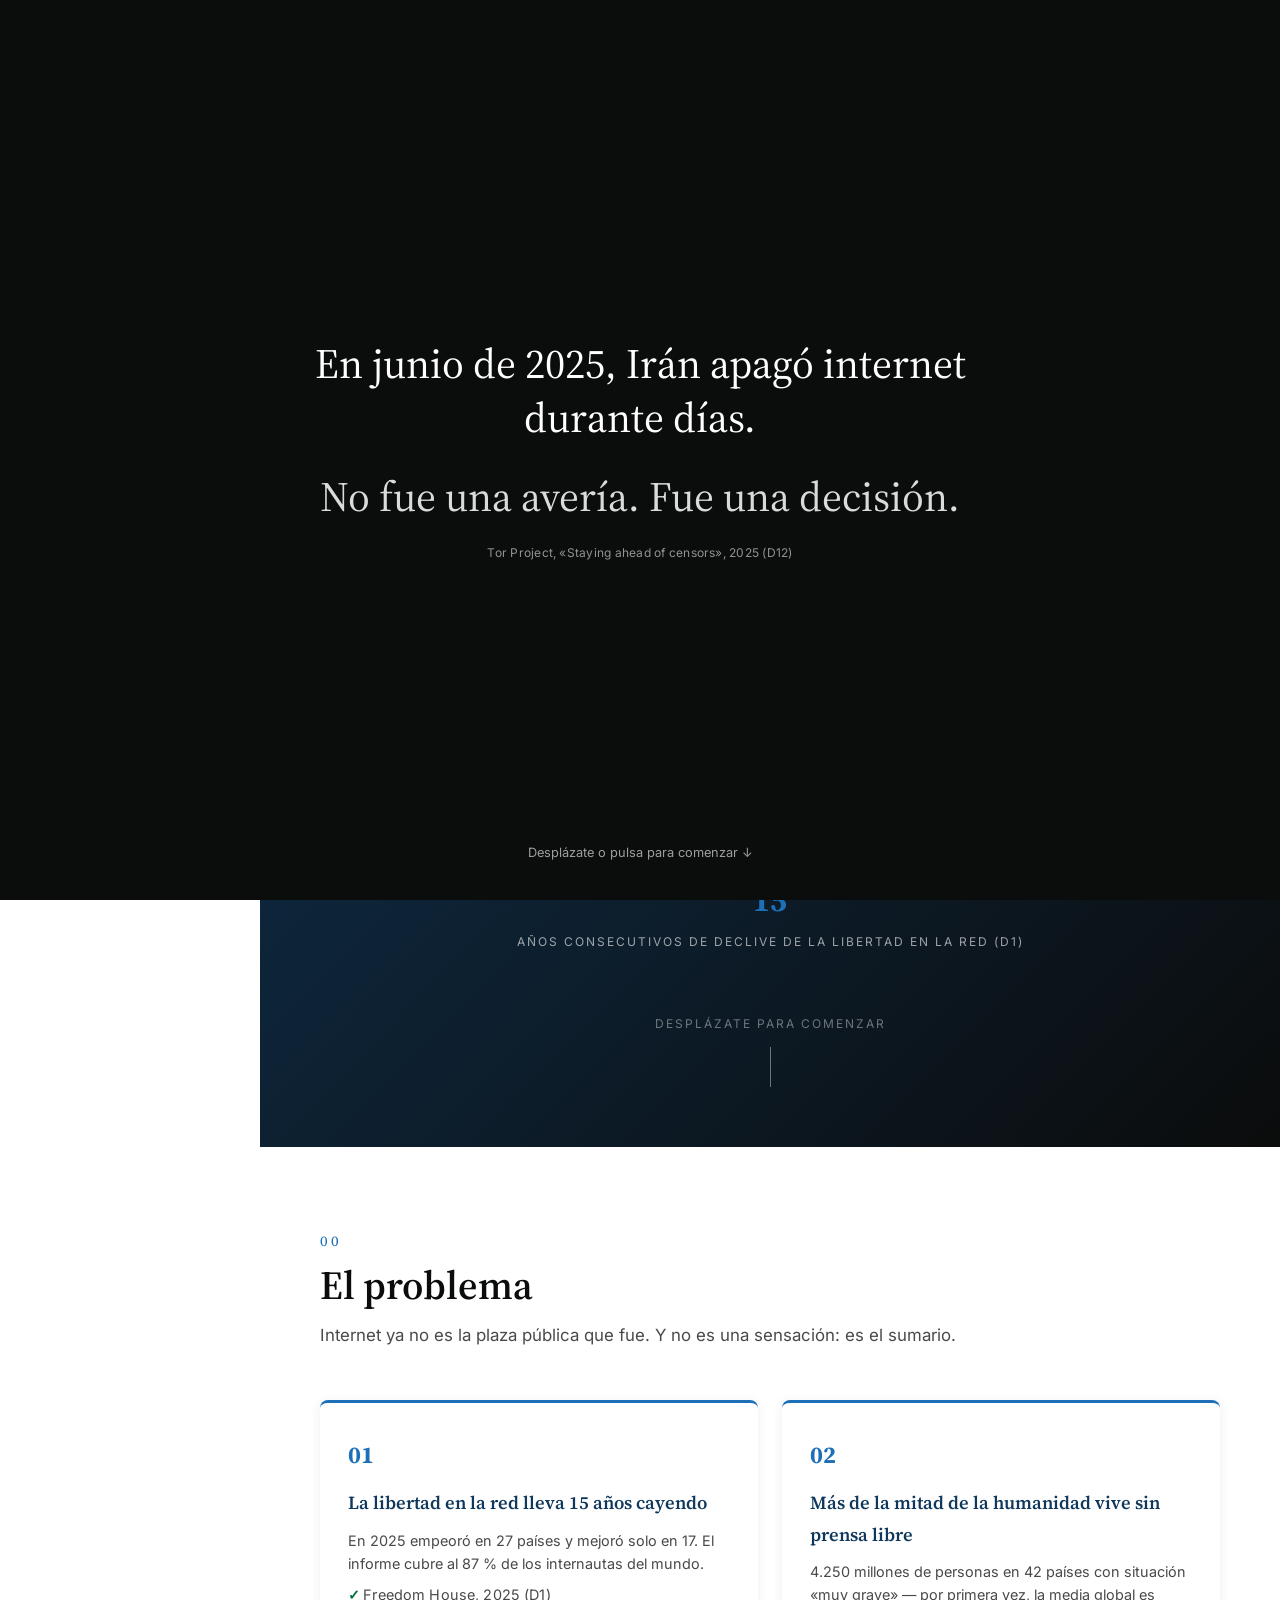
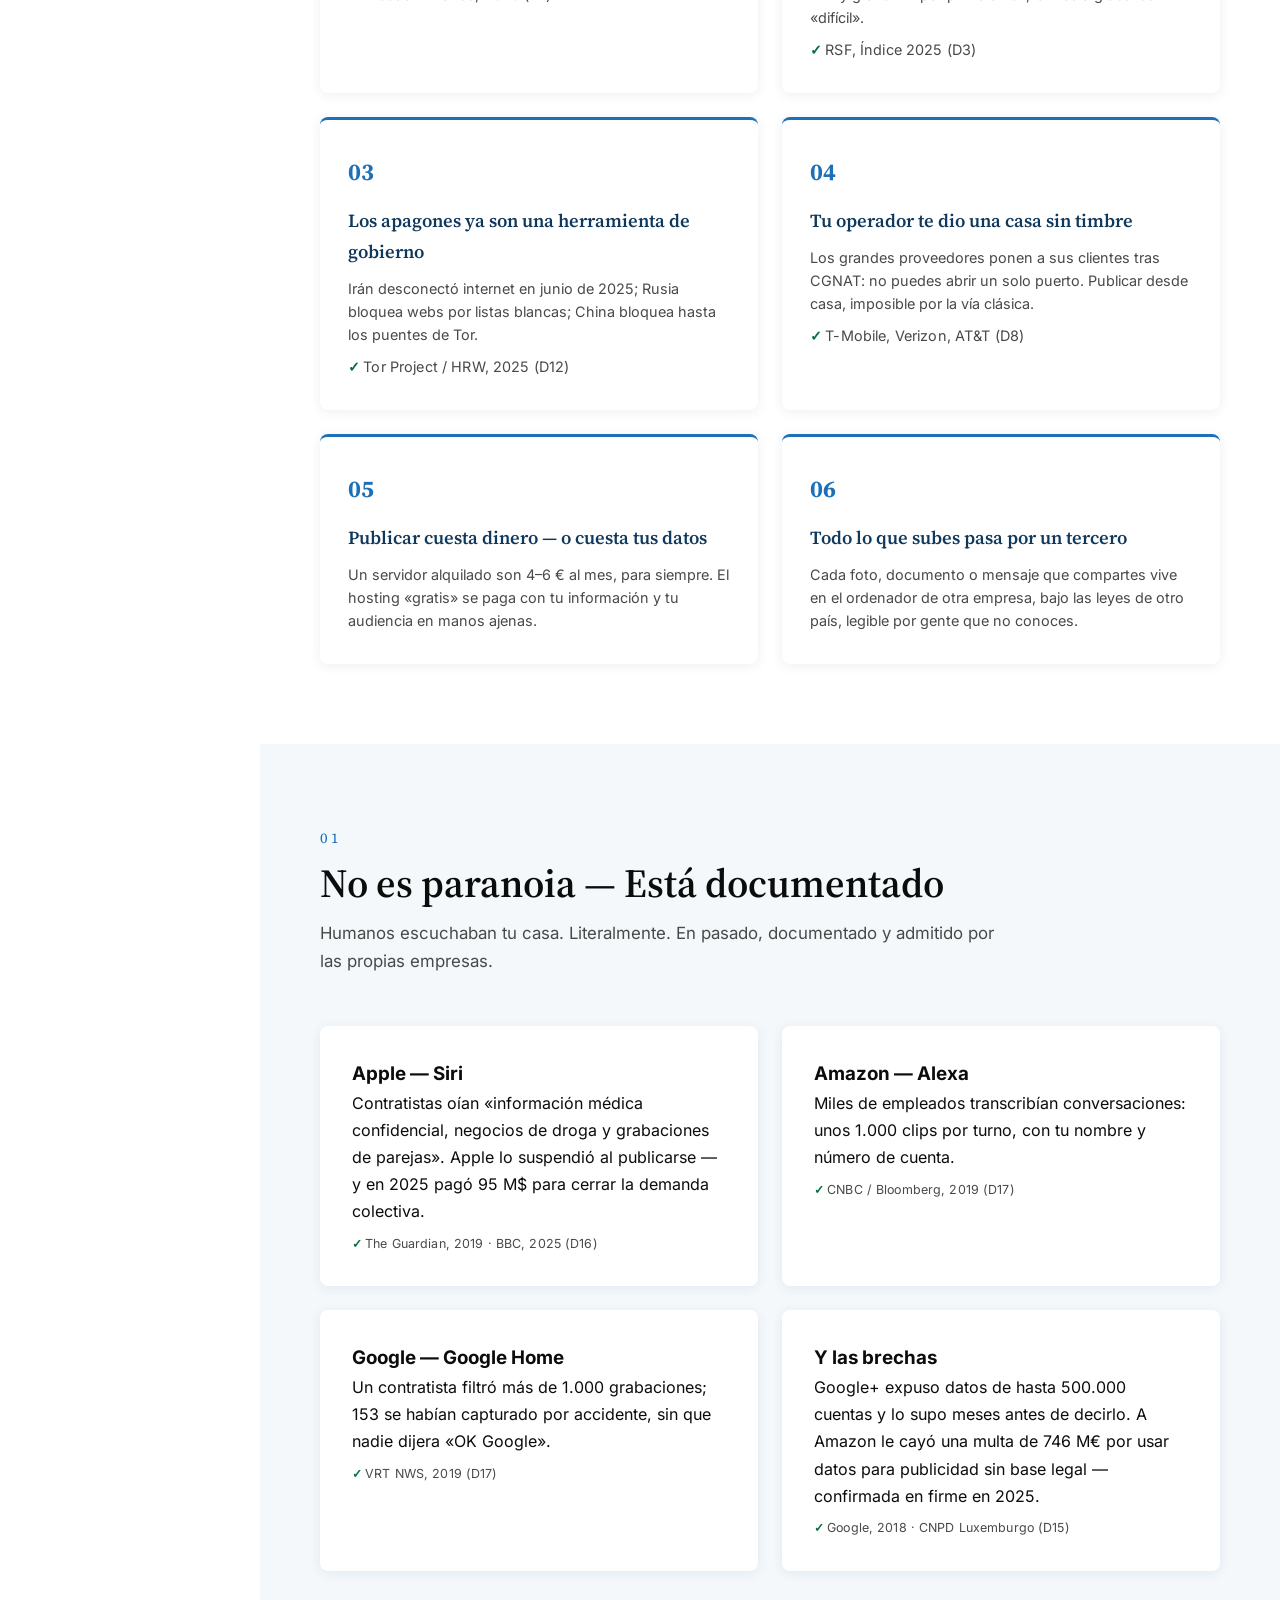
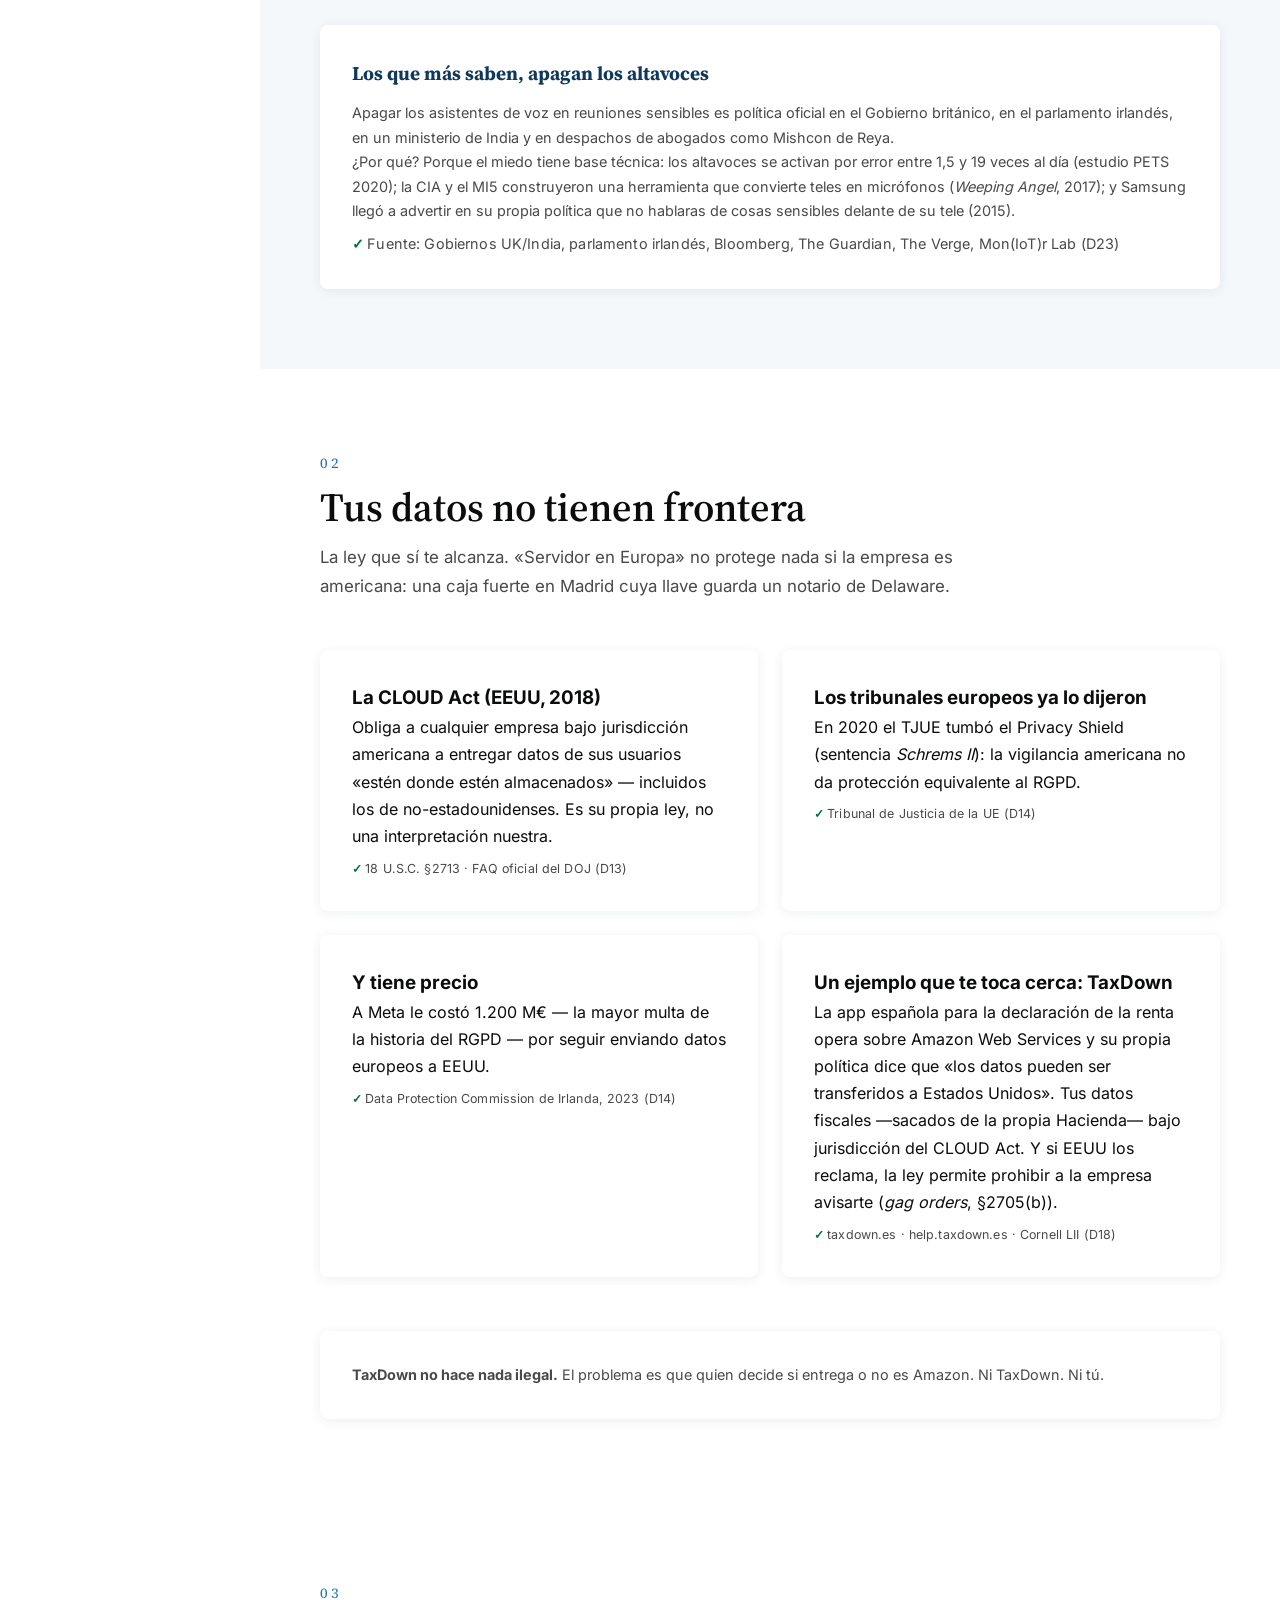
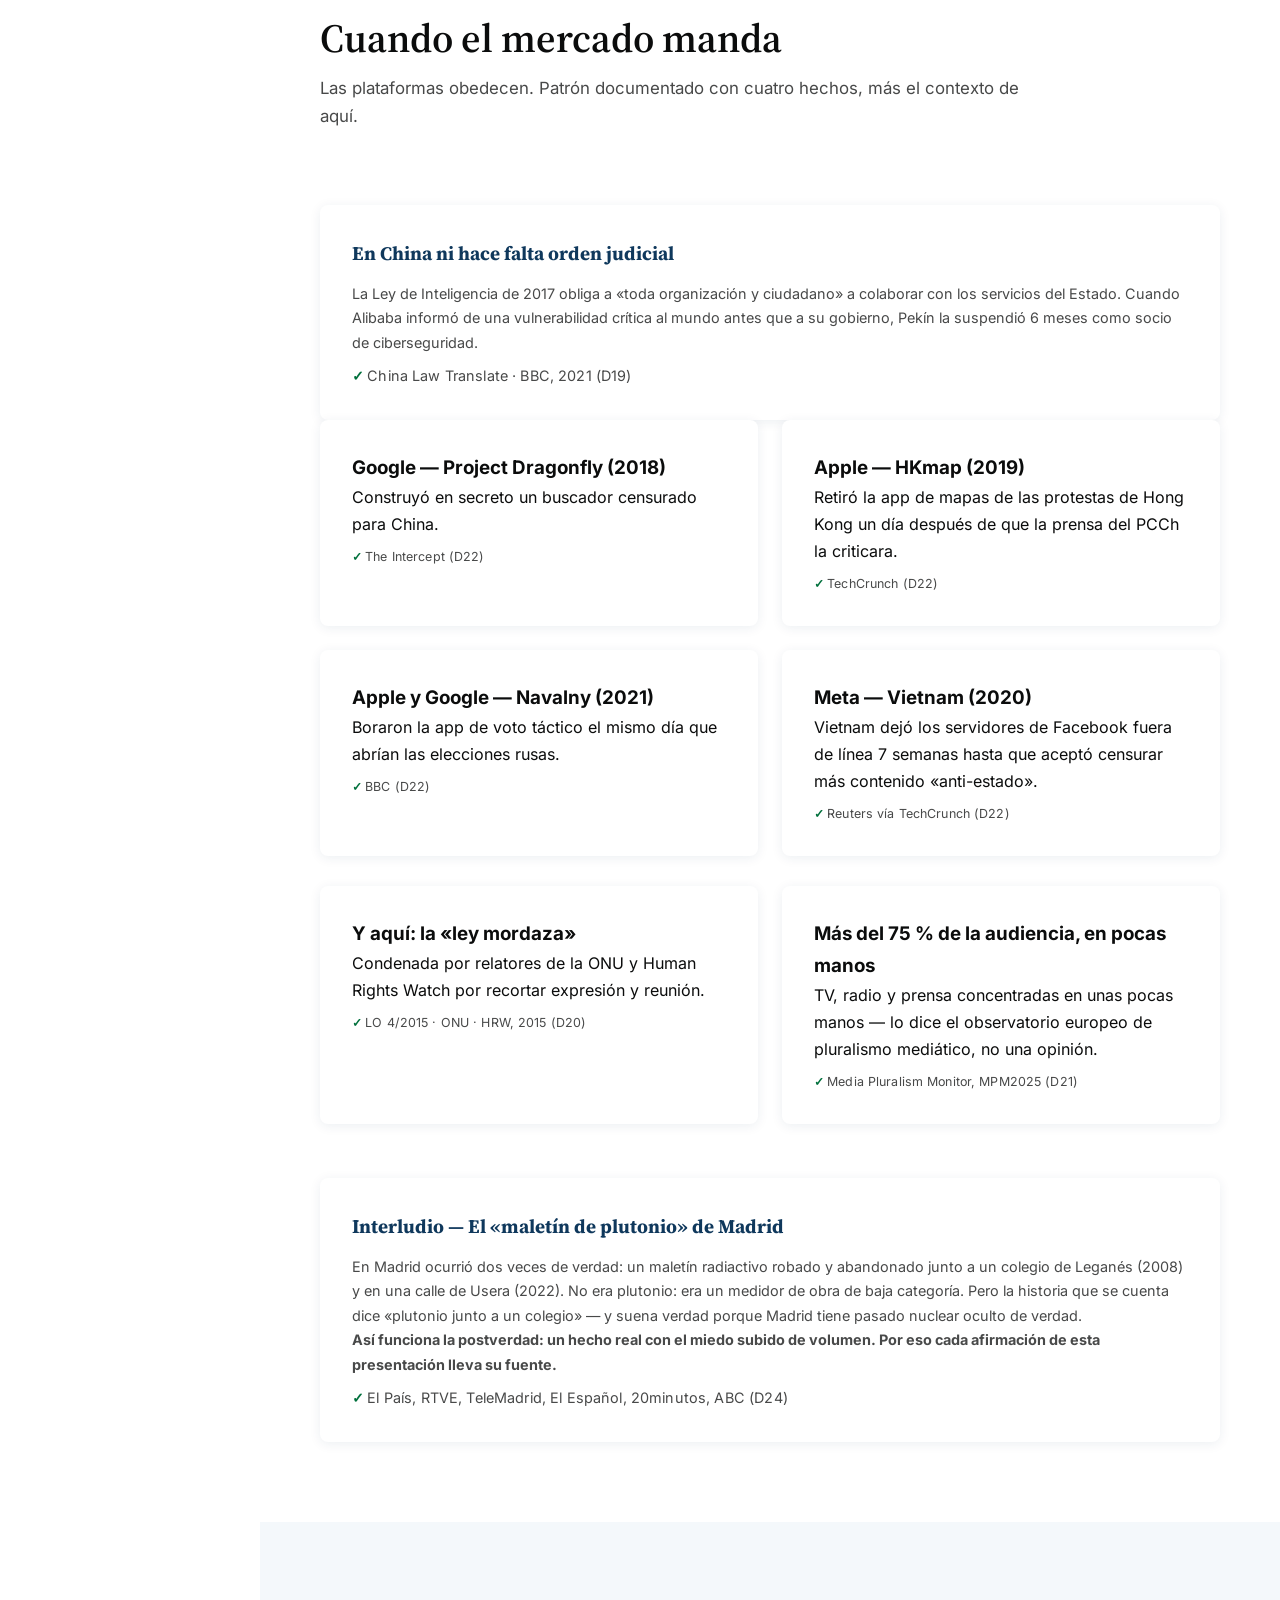
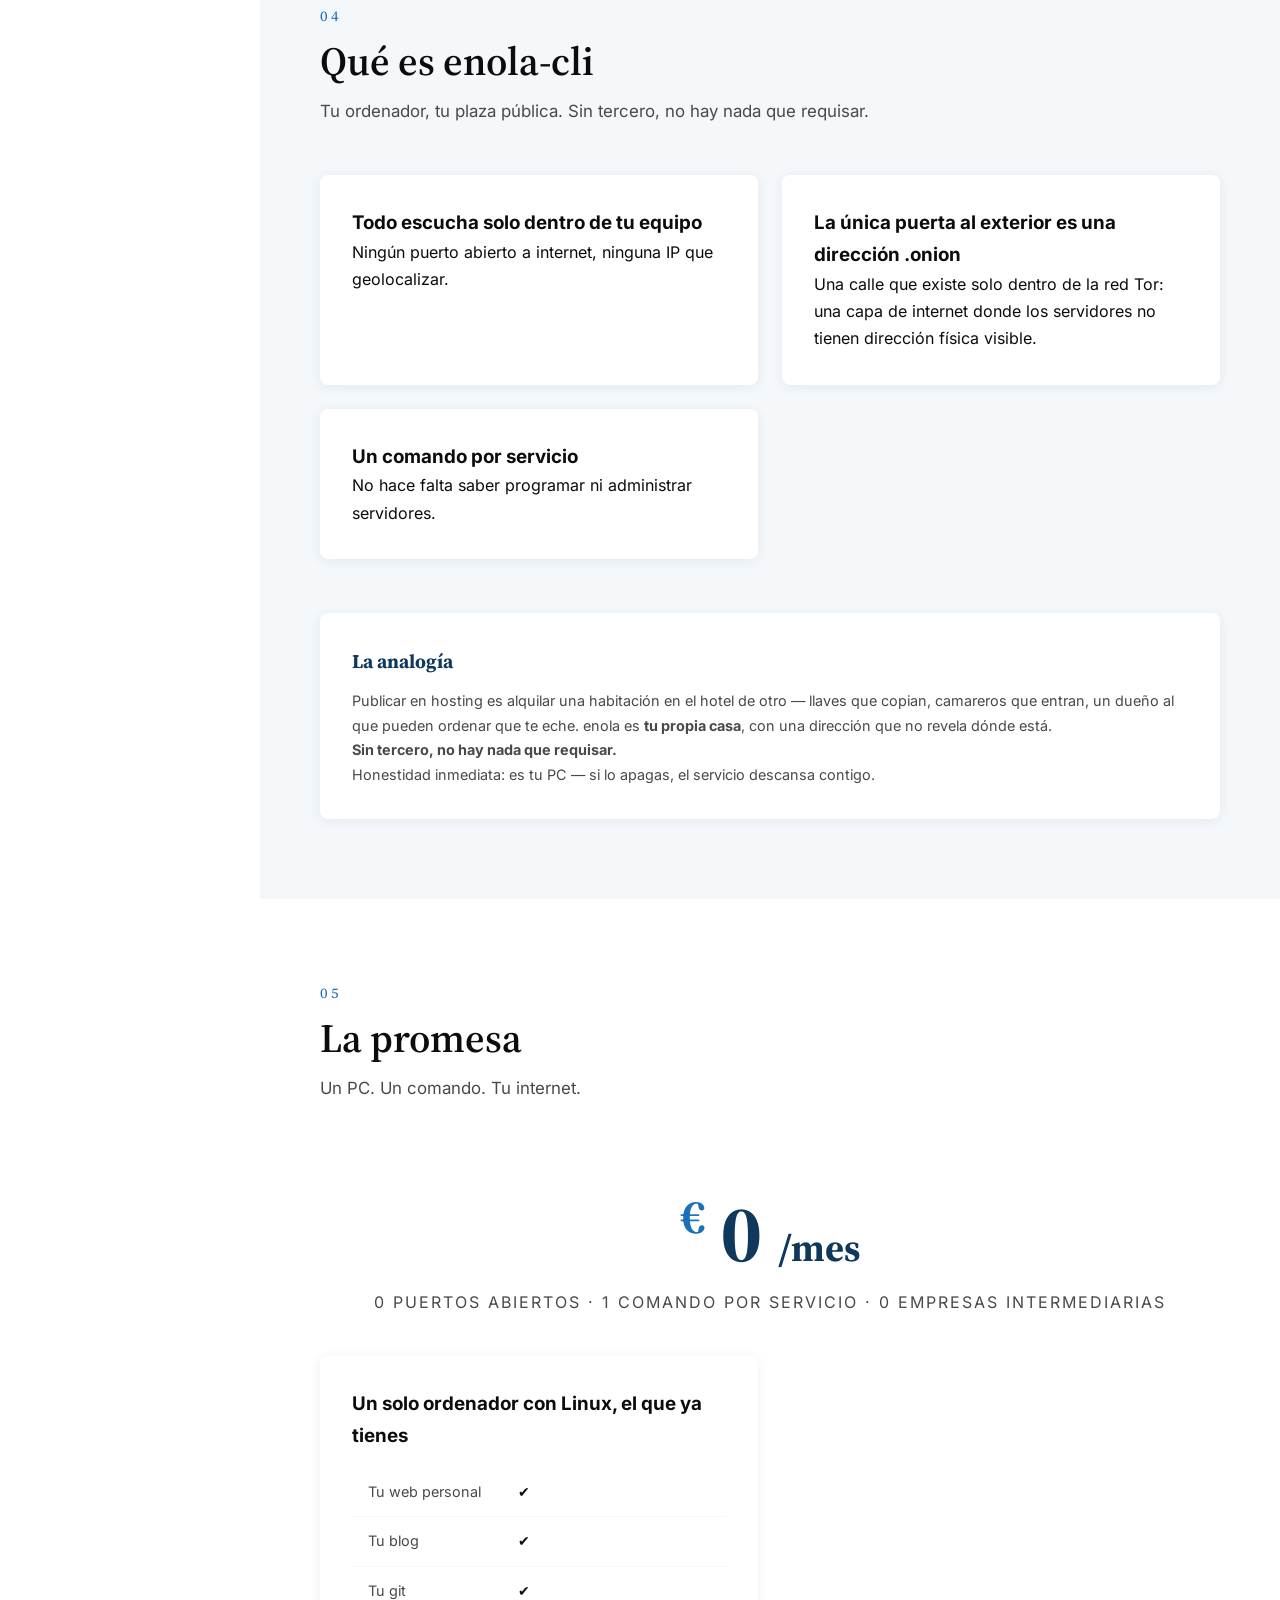
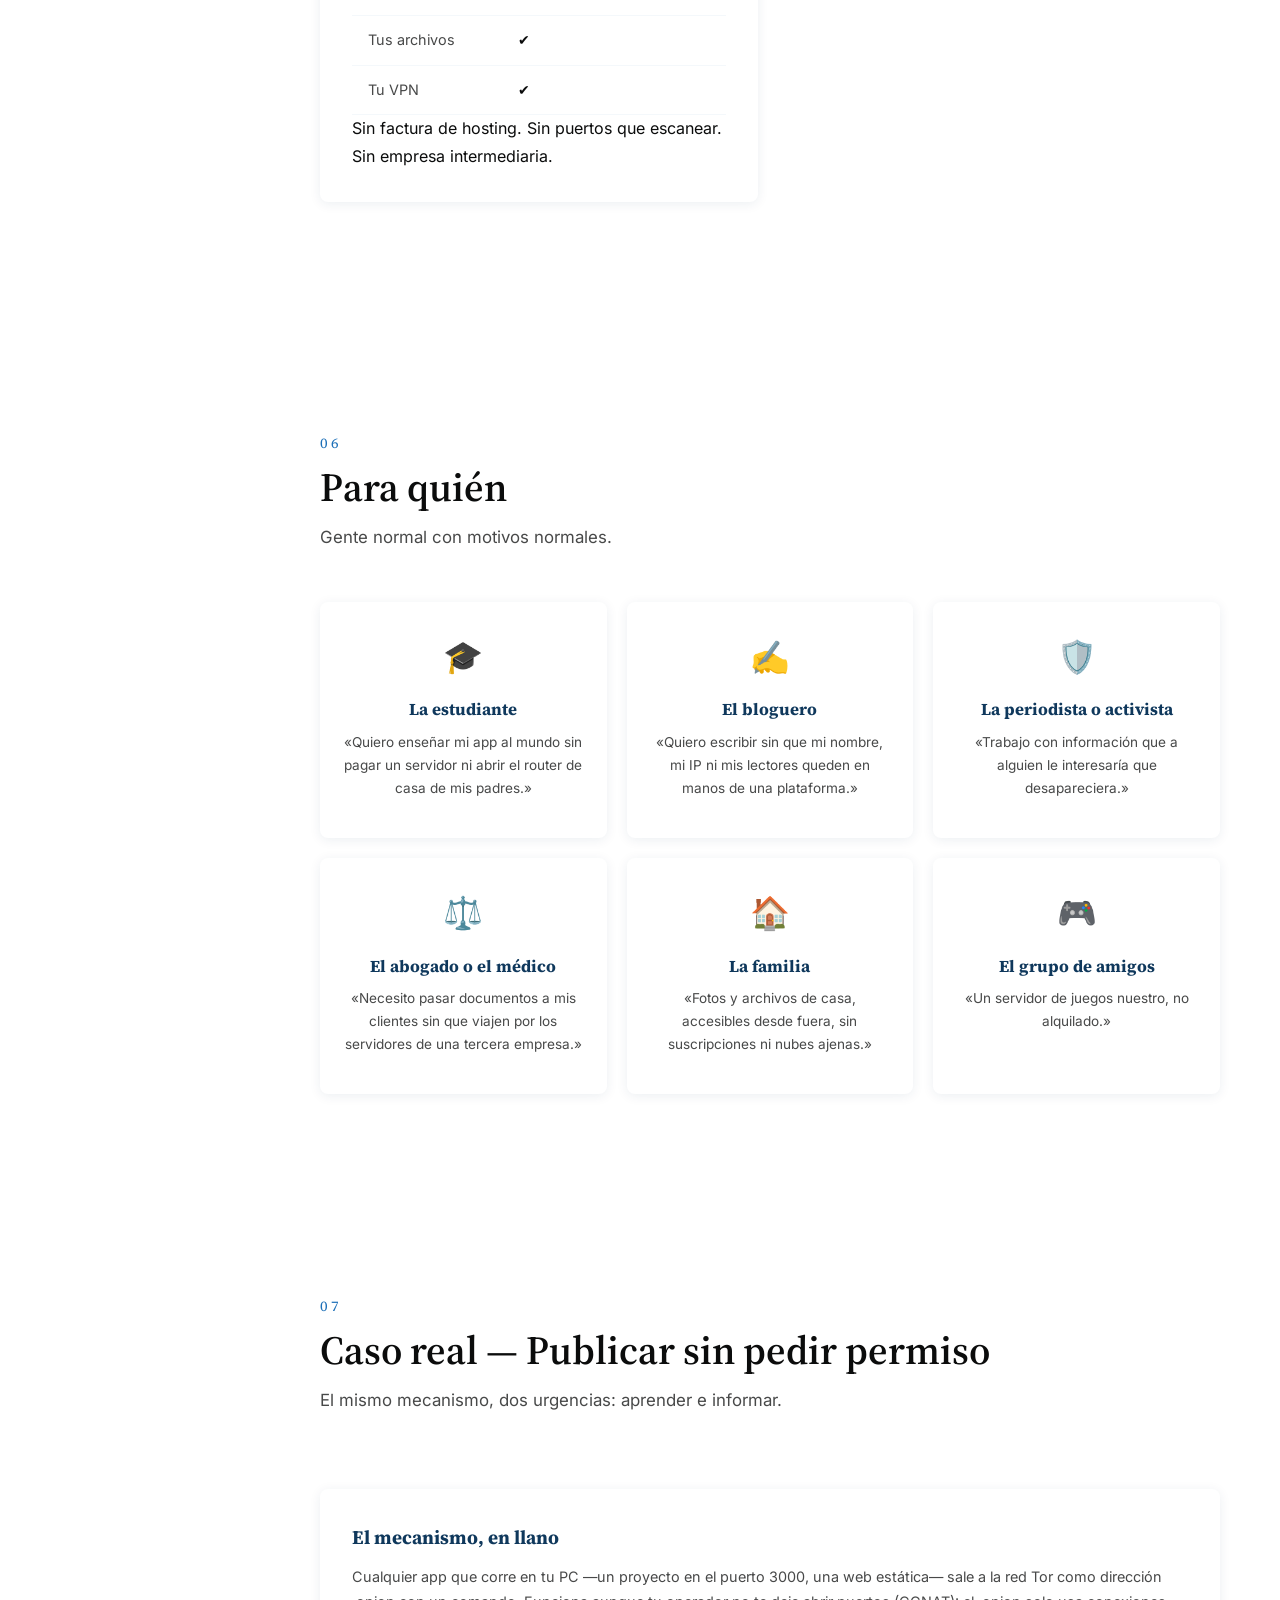
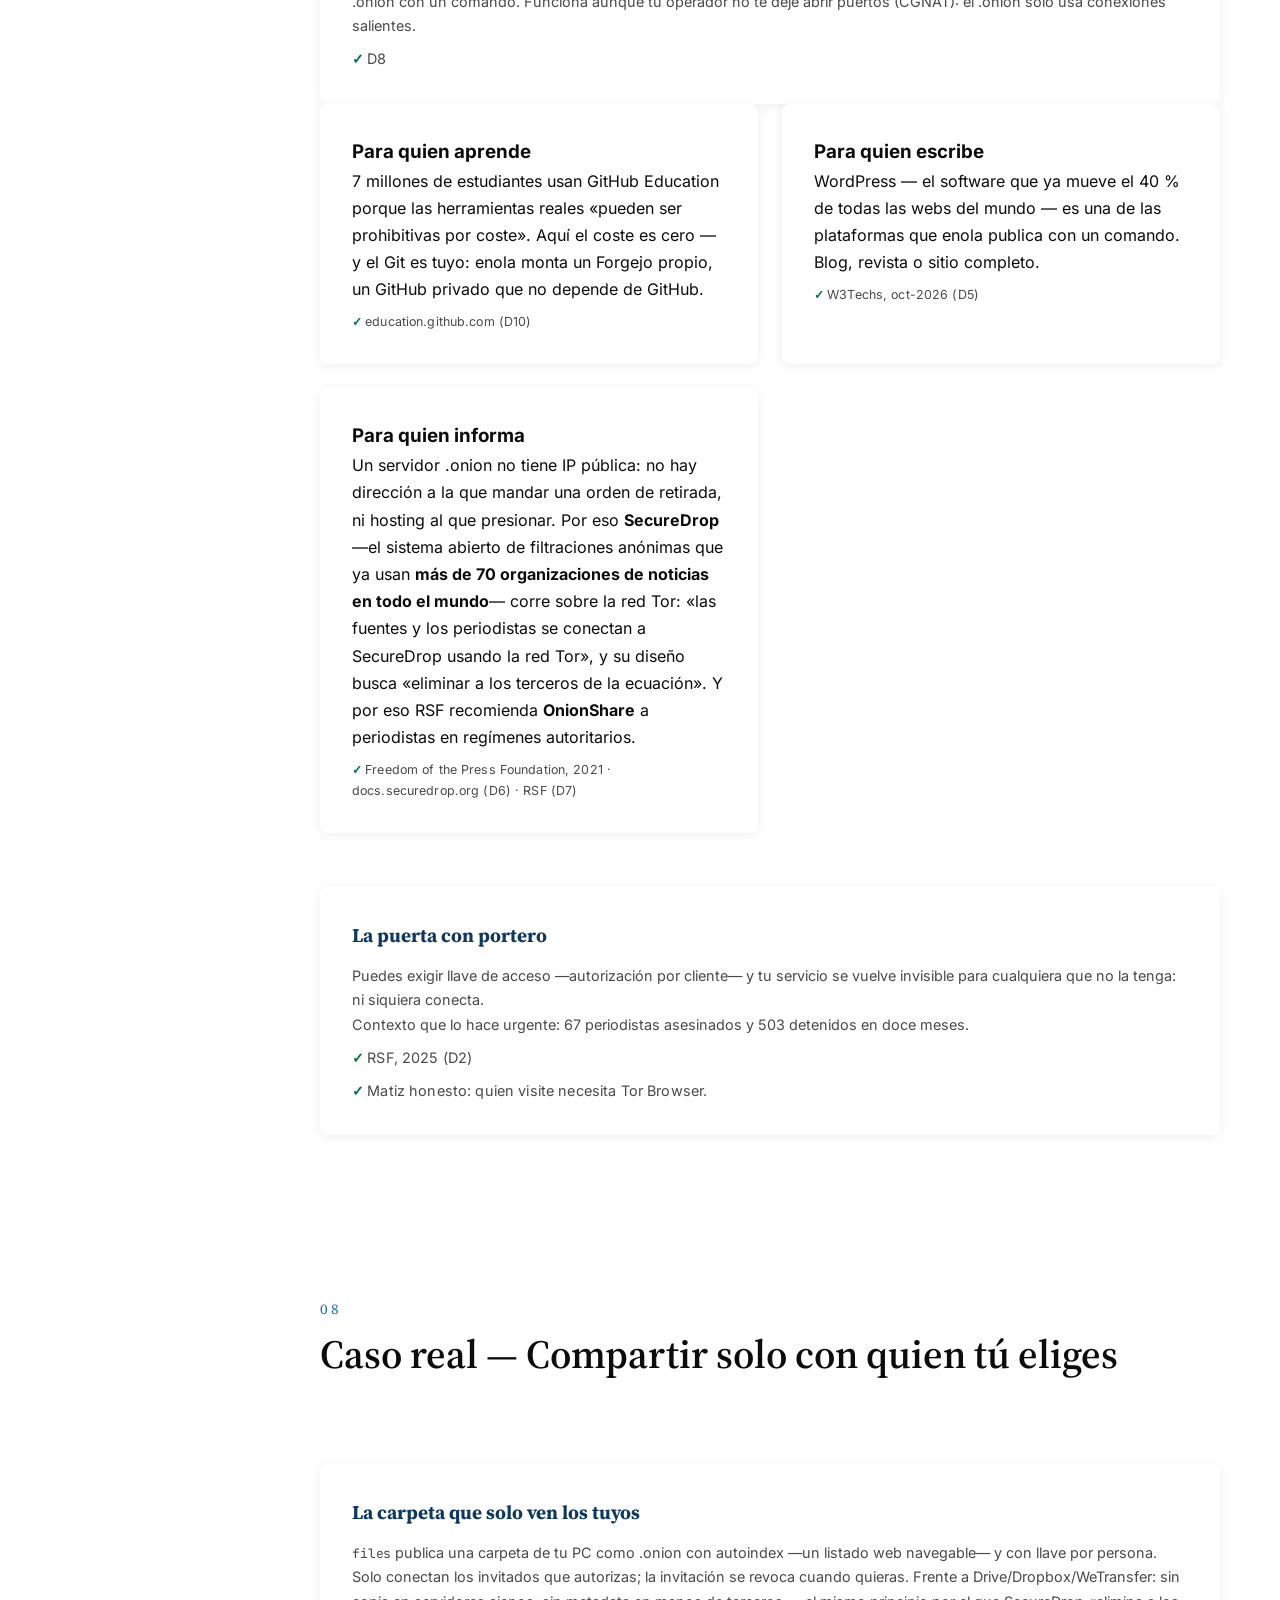
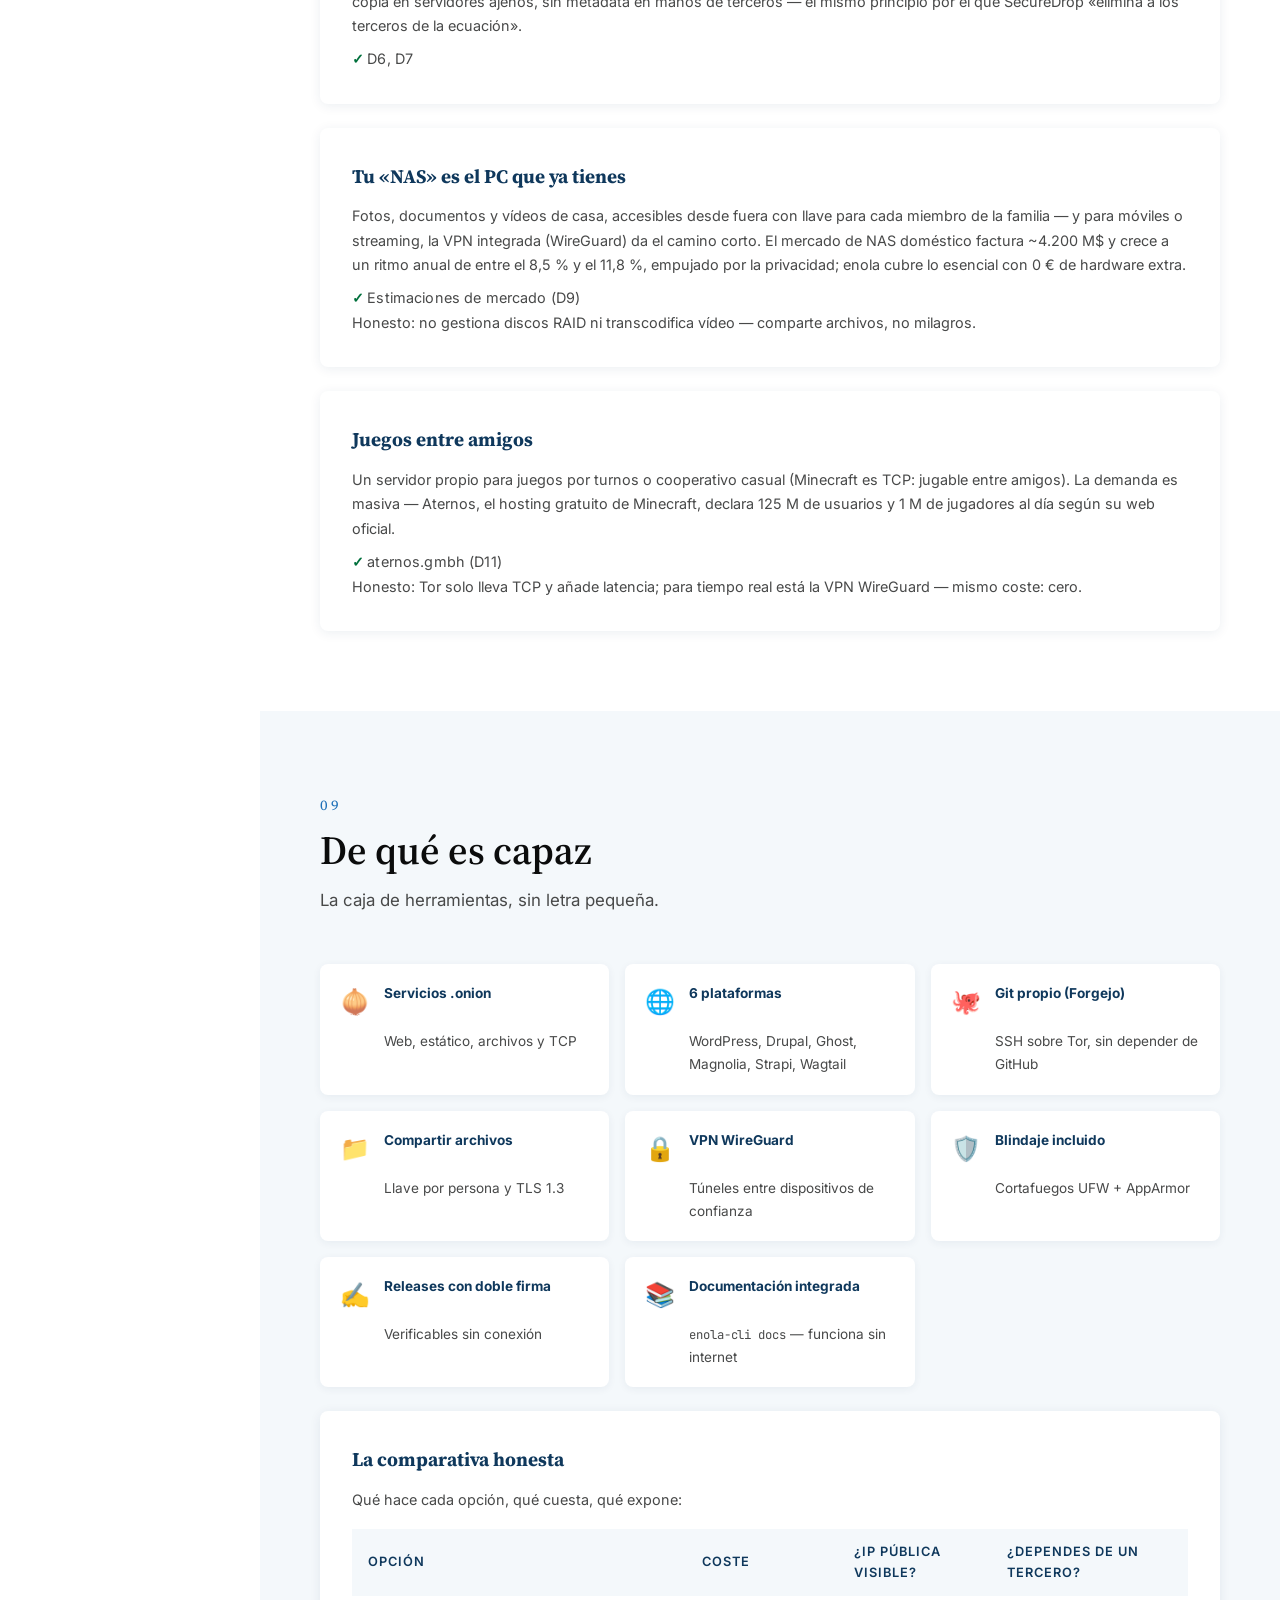
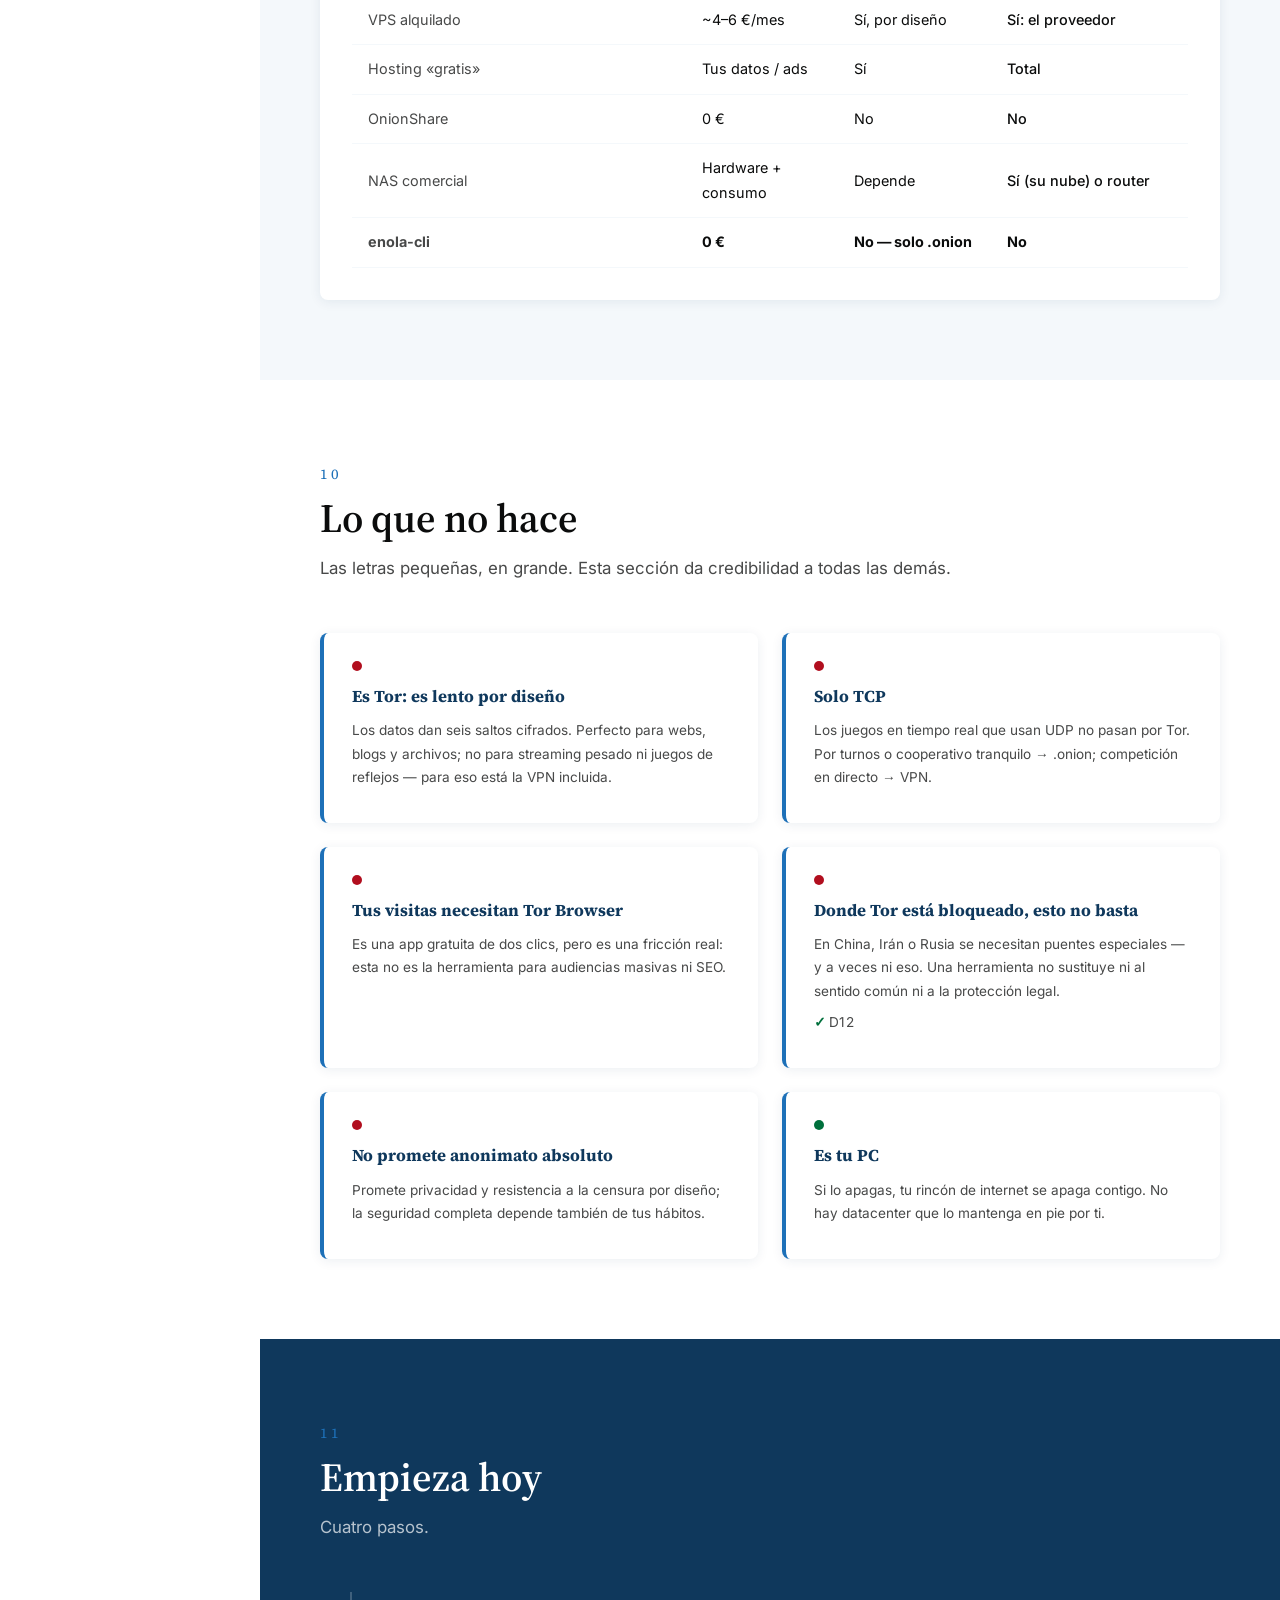
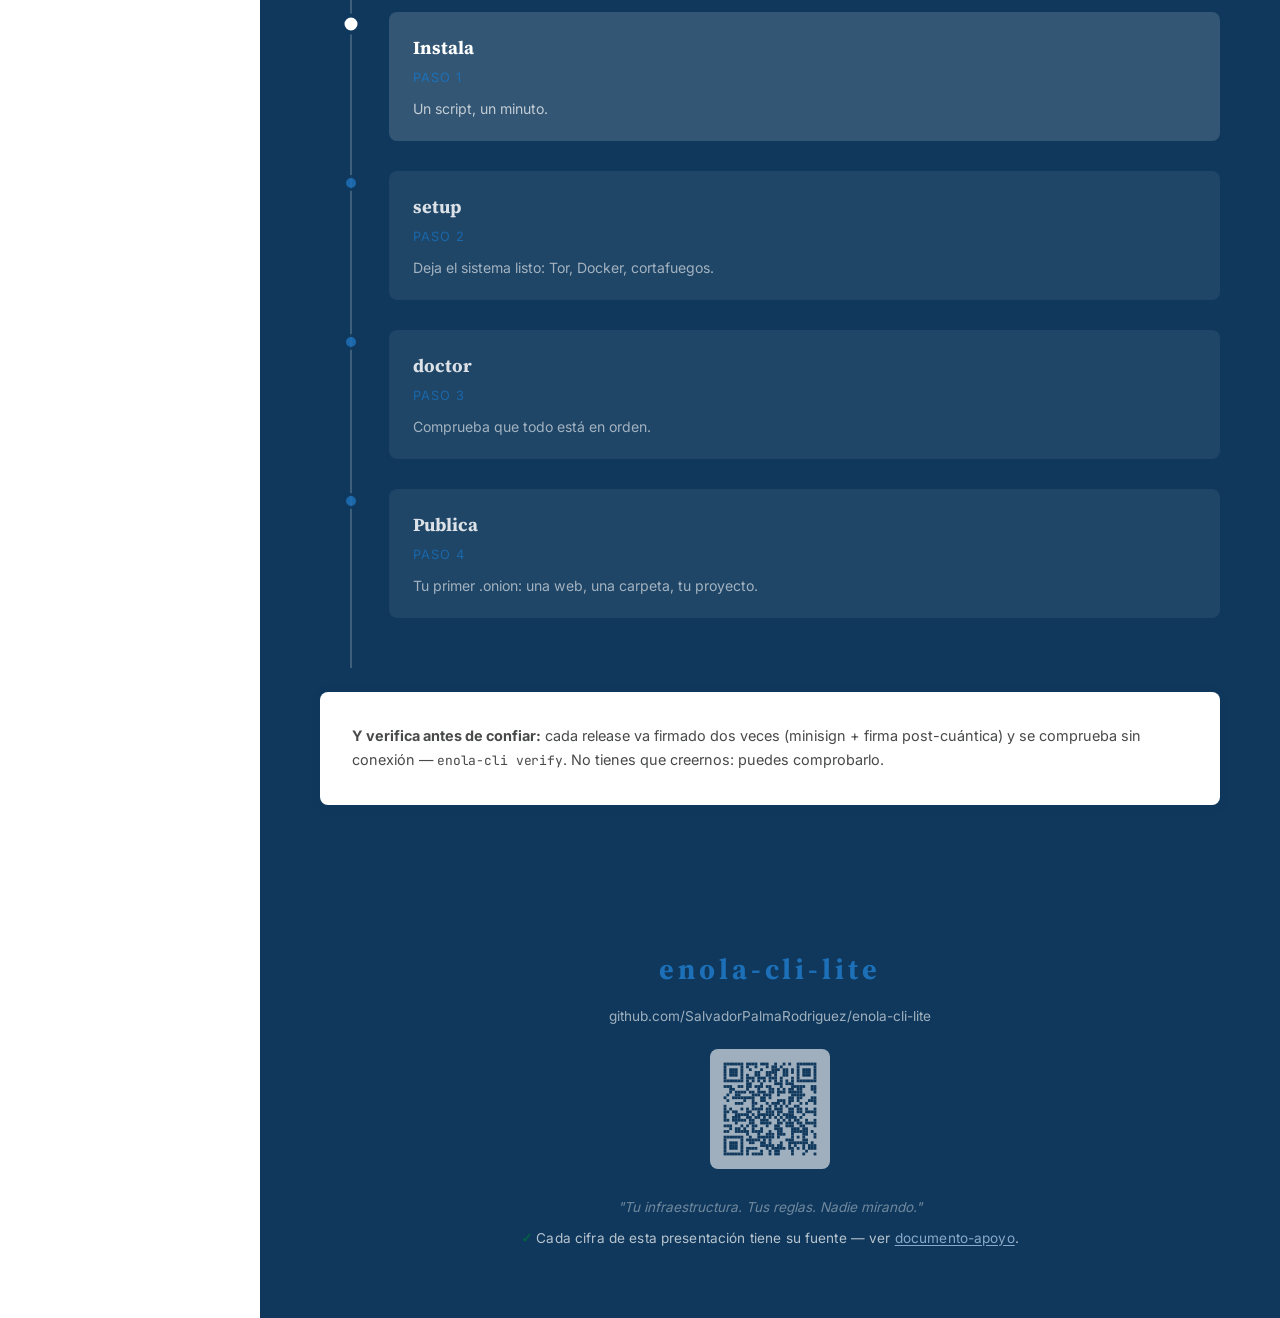
<file: index.html>
<!DOCTYPE html>
<html lang="es">
<head>
    <meta charset="UTF-8">
    <meta name="viewport" content="width=device-width, initial-scale=1.0">
    <title>enola-cli-lite — Tu infraestructura. Tus reglas. Nadie mirando.</title>
    <link rel="stylesheet" href="css/styles.css">
</head>
<body>

    <!-- Cold open -->
    <div class="cold-open" id="coldOpen" role="button" tabindex="0" aria-label="Comenzar">
        <p class="cold-line">En junio de 2025, Irán apagó internet durante días.</p>
        <p class="cold-line cold-line-2">No fue una avería. Fue una decisión.</p>
        <p class="cold-source">Tor Project, «Staying ahead of censors», 2025 (D12)</p>
        <p class="cold-hint">Desplázate o pulsa para comenzar ↓</p>
    </div>

    <!-- Progress bar -->
    <div class="progress-bar" id="progressBar"></div>

    <!-- Sidebar navigation -->
    <nav class="sidebar" id="sidebar">
        <div class="sidebar-header">
            <div class="sidebar-logo">enola-cli-lite</div>
            <div class="sidebar-subtitle">Tu infraestructura. Tus reglas.</div>
        </div>
        <ul class="sidebar-nav">
            <li><a href="#portada" class="nav-link active" data-section="portada">Portada</a></li>
            <li><a href="#problema" class="nav-link" data-section="problema">00 · El problema</a></li>
            <li><a href="#paranoia" class="nav-link" data-section="paranoia">01 · No es paranoia</a></li>
            <li><a href="#frontera" class="nav-link" data-section="frontera">02 · Datos sin frontera</a></li>
            <li><a href="#mercado" class="nav-link" data-section="mercado">03 · Cuando el mercado manda</a></li>
            <li><a href="#que-es" class="nav-link" data-section="que-es">04 · Qué es enola-cli</a></li>
            <li><a href="#promesa" class="nav-link" data-section="promesa">05 · La promesa</a></li>
            <li><a href="#perfiles" class="nav-link" data-section="perfiles">06 · Para quién</a></li>
            <li><a href="#publicar" class="nav-link" data-section="publicar">07 · Publicar</a></li>
            <li><a href="#compartir" class="nav-link" data-section="compartir">08 · Compartir</a></li>
            <li><a href="#capaz" class="nav-link" data-section="capaz">09 · De qué es capaz</a></li>
            <li><a href="#limites" class="nav-link" data-section="limites">10 · Lo que no hace</a></li>
            <li><a href="#empieza" class="nav-link" data-section="empieza">11 · Empieza hoy</a></li>
        </ul>
        <div class="sidebar-footer">
            <button class="btn-present" id="btnPresent" title="Modo presentación (F)">Presentar</button>
            <div class="lang-switch"><a href="index.html" class="lang-active">ES</a> · <a href="index-en.html">EN</a></div>
        </div>
    </nav>

    <!-- Mobile menu toggle -->
    <button class="menu-toggle" id="menuToggle" aria-label="Menú">
        <span></span><span></span><span></span>
    </button>

    <!-- Main content -->
    <main class="content" id="content">

        <!-- Portada -->
        <section class="section section-hero" id="portada">
            <div class="hero-overlay"></div>
            <div class="hero-content reveal">
                <p class="hero-eyebrow">enola-cli-lite</p>
                <h1 class="hero-title">Tu infraestructura.<br>Tus reglas.<br><span class="hero-year">Nadie mirando.</span></h1>
                <p class="hero-tagline">enola-cli convierte un PC con Linux en tu propio rincón de internet: tu web, tu blog, tus archivos. Sin servidores ajenos, sin puertos abiertos, sin una IP que te delate.</p>
                <div class="hero-stats">
                    <div class="hero-stat">
                        <span class="hero-stat-number" data-count="0">0</span>
                        <span class="hero-stat-label">puertos abiertos a internet</span>
                    </div>
                    <div class="hero-stat">
                        <span class="hero-stat-number" data-count="6">0</span>
                        <span class="hero-stat-label">plataformas de publicación, un comando cada una</span>
                    </div>
                    <div class="hero-stat">
                        <span class="hero-stat-number" data-count="1000000" data-prefix="≈">≈0</span>
                        <span class="hero-stat-label">direcciones .onion activas al día (Tor Metrics, 2025 · D4)</span>
                    </div>
                    <div class="hero-stat">
                        <span class="hero-stat-number" data-count="15">0</span>
                        <span class="hero-stat-label">años consecutivos de declive de la libertad en la red (D1)</span>
                    </div>
                </div>
                <div class="hero-scroll-hint">
                    <span>Desplázate para comenzar</span>
                    <div class="scroll-arrow"></div>
                </div>
            </div>
        </section>

        <!-- 00 · El problema -->
        <section class="section" id="problema">
            <div class="section-header reveal">
                <span class="section-number">00</span>
                <h2 class="section-title">El problema</h2>
                <p class="section-intro">Internet ya no es la plaza pública que fue. Y no es una sensación: es el sumario.</p>
            </div>
            <div class="pillars-grid">
                <div class="pillar-card reveal" style="--delay: 0s">
                    <div class="pillar-icon">01</div>
                    <h3>La libertad en la red lleva 15 años cayendo</h3>
                    <p>En 2025 empeoró en 27 países y mejoró solo en 17. El informe cubre al 87&nbsp;% de los internautas del mundo.</p>
                    <p class="source">Freedom House, 2025 (D1)</p>
                </div>
                <div class="pillar-card reveal" style="--delay: 0.1s">
                    <div class="pillar-icon">02</div>
                    <h3>Más de la mitad de la humanidad vive sin prensa libre</h3>
                    <p>4.250 millones de personas en 42 países con situación «muy grave» — por primera vez, la media global es «difícil».</p>
                    <p class="source">RSF, Índice 2025 (D3)</p>
                </div>
                <div class="pillar-card reveal" style="--delay: 0.2s">
                    <div class="pillar-icon">03</div>
                    <h3>Los apagones ya son una herramienta de gobierno</h3>
                    <p>Irán desconectó internet en junio de 2025; Rusia bloquea webs por listas blancas; China bloquea hasta los puentes de Tor.</p>
                    <p class="source">Tor Project / HRW, 2025 (D12)</p>
                </div>
                <div class="pillar-card reveal" style="--delay: 0.3s">
                    <div class="pillar-icon">04</div>
                    <h3>Tu operador te dio una casa sin timbre</h3>
                    <p>Los grandes proveedores ponen a sus clientes tras CGNAT: no puedes abrir un solo puerto. Publicar desde casa, imposible por la vía clásica.</p>
                    <p class="source">T-Mobile, Verizon, AT&amp;T (D8)</p>
                </div>
                <div class="pillar-card reveal" style="--delay: 0.4s">
                    <div class="pillar-icon">05</div>
                    <h3>Publicar cuesta dinero — o cuesta tus datos</h3>
                    <p>Un servidor alquilado son 4–6&nbsp;€ al mes, para siempre. El hosting «gratis» se paga con tu información y tu audiencia en manos ajenas.</p>
                </div>
                <div class="pillar-card reveal" style="--delay: 0.5s">
                    <div class="pillar-icon">06</div>
                    <h3>Todo lo que subes pasa por un tercero</h3>
                    <p>Cada foto, documento o mensaje que compartes vive en el ordenador de otra empresa, bajo las leyes de otro país, legible por gente que no conoces.</p>
                </div>
            </div>
        </section>

        <!-- 01 · No es paranoia -->
        <section class="section section-accent" id="paranoia">
            <div class="section-header reveal">
                <span class="section-number">01</span>
                <h2 class="section-title">No es paranoia — Está documentado</h2>
                <p class="section-intro">Humanos escuchaban tu casa. Literalmente. En pasado, documentado y admitido por las propias empresas.</p>
            </div>
            <div class="data-grid">
                <div class="data-card reveal">
                    <h3>Apple — Siri</h3>
                    <p>Contratistas oían «información médica confidencial, negocios de droga y grabaciones de parejas». Apple lo suspendió al publicarse — y en 2025 pagó 95&nbsp;M$ para cerrar la demanda colectiva.</p>
                    <p class="source">The Guardian, 2019 · BBC, 2025 (D16)</p>
                </div>
                <div class="data-card reveal" style="--delay: 0.1s">
                    <h3>Amazon — Alexa</h3>
                    <p>Miles de empleados transcribían conversaciones: unos 1.000 clips por turno, con tu nombre y número de cuenta.</p>
                    <p class="source">CNBC / Bloomberg, 2019 (D17)</p>
                </div>
                <div class="data-card reveal" style="--delay: 0.2s">
                    <h3>Google — Google Home</h3>
                    <p>Un contratista filtró más de 1.000 grabaciones; 153 se habían capturado por accidente, sin que nadie dijera «OK Google».</p>
                    <p class="source">VRT NWS, 2019 (D17)</p>
                </div>
                <div class="data-card reveal" style="--delay: 0.3s">
                    <h3>Y las brechas</h3>
                    <p>Google+ expuso datos de hasta 500.000 cuentas y lo supo meses antes de decirlo. A Amazon le cayó una multa de 746&nbsp;M€ por usar datos para publicidad sin base legal — confirmada en firme en 2025.</p>
                    <p class="source">Google, 2018 · CNPD Luxemburgo (D15)</p>
                </div>
            </div>
            <div class="info-block reveal" style="--delay: 0.2s">
                <h3>Los que más saben, apagan los altavoces</h3>
                <p>Apagar los asistentes de voz en reuniones sensibles es política oficial en el Gobierno británico, en el parlamento irlandés, en un ministerio de India y en despachos de abogados como Mishcon de Reya.</p>
                <p>¿Por qué? Porque el miedo tiene base técnica: los altavoces se activan por error entre 1,5 y 19 veces al día (estudio PETS 2020); la CIA y el MI5 construyeron una herramienta que convierte teles en micrófonos (<em>Weeping Angel</em>, 2017); y Samsung llegó a advertir en su propia política que no hablaras de cosas sensibles delante de su tele (2015).</p>
                <p class="source">Fuente: Gobiernos UK/India, parlamento irlandés, Bloomberg, The Guardian, The Verge, Mon(IoT)r Lab (D23)</p>
            </div>
        </section>

        <!-- 02 · Datos sin frontera -->
        <section class="section" id="frontera">
            <div class="section-header reveal">
                <span class="section-number">02</span>
                <h2 class="section-title">Tus datos no tienen frontera</h2>
                <p class="section-intro">La ley que sí te alcanza. «Servidor en Europa» no protege nada si la empresa es americana: una caja fuerte en Madrid cuya llave guarda un notario de Delaware.</p>
            </div>
            <div class="data-grid">
                <div class="data-card reveal">
                    <h3>La CLOUD Act (EEUU, 2018)</h3>
                    <p>Obliga a cualquier empresa bajo jurisdicción americana a entregar datos de sus usuarios «estén donde estén almacenados» — incluidos los de no-estadounidenses. Es su propia ley, no una interpretación nuestra.</p>
                    <p class="source">18 U.S.C. §2713 · FAQ oficial del DOJ (D13)</p>
                </div>
                <div class="data-card reveal" style="--delay: 0.1s">
                    <h3>Los tribunales europeos ya lo dijeron</h3>
                    <p>En 2020 el TJUE tumbó el Privacy Shield (sentencia <em>Schrems II</em>): la vigilancia americana no da protección equivalente al RGPD.</p>
                    <p class="source">Tribunal de Justicia de la UE (D14)</p>
                </div>
                <div class="data-card reveal" style="--delay: 0.2s">
                    <h3>Y tiene precio</h3>
                    <p>A Meta le costó 1.200&nbsp;M€ — la mayor multa de la historia del RGPD — por seguir enviando datos europeos a EEUU.</p>
                    <p class="source">Data Protection Commission de Irlanda, 2023 (D14)</p>
                </div>
                <div class="data-card reveal" style="--delay: 0.3s">
                    <h3>Un ejemplo que te toca cerca: TaxDown</h3>
                    <p>La app española para la declaración de la renta opera sobre Amazon Web Services y su propia política dice que «los datos pueden ser transferidos a Estados Unidos». Tus datos fiscales —sacados de la propia Hacienda— bajo jurisdicción del CLOUD Act. Y si EEUU los reclama, la ley permite prohibir a la empresa avisarte (<em>gag orders</em>, §2705(b)).</p>
                    <p class="source">taxdown.es · help.taxdown.es · Cornell LII (D18)</p>
                </div>
            </div>
            <div class="info-block reveal" style="--delay: 0.3s">
                <p><strong>TaxDown no hace nada ilegal.</strong> El problema es que quien decide si entrega o no es Amazon. Ni TaxDown. Ni tú.</p>
            </div>
        </section>

        <!-- 03 · Cuando el mercado manda -->
        <section class="section" id="mercado">
            <div class="section-header reveal">
                <span class="section-number">03</span>
                <h2 class="section-title">Cuando el mercado manda</h2>
                <p class="section-intro">Las plataformas obedecen. Patrón documentado con cuatro hechos, más el contexto de aquí.</p>
            </div>
            <div class="info-block reveal">
                <h3>En China ni hace falta orden judicial</h3>
                <p>La Ley de Inteligencia de 2017 obliga a «toda organización y ciudadano» a colaborar con los servicios del Estado. Cuando Alibaba informó de una vulnerabilidad crítica al mundo antes que a su gobierno, Pekín la suspendió 6 meses como socio de ciberseguridad.</p>
                <p class="source">China Law Translate · BBC, 2021 (D19)</p>
            </div>
            <div class="data-grid">
                <div class="data-card reveal">
                    <h3>Google — Project Dragonfly (2018)</h3>
                    <p>Construyó en secreto un buscador censurado para China.</p>
                    <p class="source">The Intercept (D22)</p>
                </div>
                <div class="data-card reveal" style="--delay: 0.1s">
                    <h3>Apple — HKmap (2019)</h3>
                    <p>Retiró la app de mapas de las protestas de Hong Kong un día después de que la prensa del PCCh la criticara.</p>
                    <p class="source">TechCrunch (D22)</p>
                </div>
                <div class="data-card reveal" style="--delay: 0.2s">
                    <h3>Apple y Google — Navalny (2021)</h3>
                    <p>Boraron la app de voto táctico el mismo día que abrían las elecciones rusas.</p>
                    <p class="source">BBC (D22)</p>
                </div>
                <div class="data-card reveal" style="--delay: 0.3s">
                    <h3>Meta — Vietnam (2020)</h3>
                    <p>Vietnam dejó los servidores de Facebook fuera de línea 7 semanas hasta que aceptó censurar más contenido «anti-estado».</p>
                    <p class="source">Reuters vía TechCrunch (D22)</p>
                </div>
            </div>
            <div class="data-grid">
                <div class="data-card reveal">
                    <h3>Y aquí: la «ley mordaza»</h3>
                    <p>Condenada por relatores de la ONU y Human Rights Watch por recortar expresión y reunión.</p>
                    <p class="source">LO 4/2015 · ONU · HRW, 2015 (D20)</p>
                </div>
                <div class="data-card reveal" style="--delay: 0.1s">
                    <h3>Más del 75&nbsp;% de la audiencia, en pocas manos</h3>
                    <p>TV, radio y prensa concentradas en unas pocas manos — lo dice el observatorio europeo de pluralismo mediático, no una opinión.</p>
                    <p class="source">Media Pluralism Monitor, MPM2025 (D21)</p>
                </div>
            </div>
            <div class="info-block reveal" style="--delay: 0.2s">
                <h3>Interludio — El «maletín de plutonio» de Madrid</h3>
                <p>En Madrid ocurrió dos veces de verdad: un maletín radiactivo robado y abandonado junto a un colegio de Leganés (2008) y en una calle de Usera (2022). No era plutonio: era un medidor de obra de baja categoría. Pero la historia que se cuenta dice «plutonio junto a un colegio» — y suena verdad porque Madrid tiene pasado nuclear oculto de verdad.</p>
                <p><strong>Así funciona la postverdad: un hecho real con el miedo subido de volumen. Por eso cada afirmación de esta presentación lleva su fuente.</strong></p>
                <p class="source">El País, RTVE, TeleMadrid, El Español, 20minutos, ABC (D24)</p>
            </div>
        </section>

        <!-- 04 · Qué es enola-cli -->
        <section class="section section-accent" id="que-es">
            <div class="section-header reveal">
                <span class="section-number">04</span>
                <h2 class="section-title">Qué es enola-cli</h2>
                <p class="section-intro">Tu ordenador, tu plaza pública. Sin tercero, no hay nada que requisar.</p>
            </div>
            <div class="data-grid">
                <div class="data-card reveal">
                    <h3>Todo escucha solo dentro de tu equipo</h3>
                    <p>Ningún puerto abierto a internet, ninguna IP que geolocalizar.</p>
                </div>
                <div class="data-card reveal" style="--delay: 0.1s">
                    <h3>La única puerta al exterior es una dirección .onion</h3>
                    <p>Una calle que existe solo dentro de la red Tor: una capa de internet donde los servidores no tienen dirección física visible.</p>
                </div>
                <div class="data-card reveal" style="--delay: 0.2s">
                    <h3>Un comando por servicio</h3>
                    <p>No hace falta saber programar ni administrar servidores.</p>
                </div>
            </div>
            <div class="info-block reveal" style="--delay: 0.2s">
                <h3>La analogía</h3>
                <p>Publicar en hosting es alquilar una habitación en el hotel de otro — llaves que copian, camareros que entran, un dueño al que pueden ordenar que te eche. enola es <strong>tu propia casa</strong>, con una dirección que no revela dónde está.</p>
                <p><strong>Sin tercero, no hay nada que requisar.</strong></p>
                <p>Honestidad inmediata: es tu PC — si lo apagas, el servicio descansa contigo.</p>
            </div>
        </section>

        <!-- 05 · La promesa -->
        <section class="section" id="promesa">
            <div class="section-header reveal">
                <span class="section-number">05</span>
                <h2 class="section-title">La promesa</h2>
                <p class="section-intro">Un PC. Un comando. Tu internet.</p>
            </div>
            <div class="objective-display reveal">
                <div class="objective-amount">
                    <span class="objective-currency">€</span>
                    <span class="objective-number">0</span>
                    <span style="font-size:2.4rem; vertical-align: baseline;">/mes</span>
                </div>
                <p class="objective-label">0 puertos abiertos · 1 comando por servicio · 0 empresas intermediarias</p>
            </div>
            <div class="data-grid">
                <div class="data-card reveal">
                    <h3>Un solo ordenador con Linux, el que ya tienes</h3>
                    <table class="data-table full-width">
                        <tr><td>Tu web personal</td><td>✔</td></tr>
                        <tr><td>Tu blog</td><td>✔</td></tr>
                        <tr><td>Tu git</td><td>✔</td></tr>
                        <tr><td>Tus archivos</td><td>✔</td></tr>
                        <tr><td>Tu VPN</td><td>✔</td></tr>
                    </table>
                    <p>Sin factura de hosting. Sin puertos que escanear. Sin empresa intermediaria.</p>
                </div>
            </div>
        </section>

        <!-- 06 · Para quién -->
        <section class="section" id="perfiles">
            <div class="section-header reveal">
                <span class="section-number">06</span>
                <h2 class="section-title">Para quién</h2>
                <p class="section-intro">Gente normal con motivos normales.</p>
            </div>
            <div class="motivation-grid">
                <div class="motivation-card reveal"><div class="mot-icon">🎓</div><h3>La estudiante</h3><p>«Quiero enseñar mi app al mundo sin pagar un servidor ni abrir el router de casa de mis padres.»</p></div>
                <div class="motivation-card reveal" style="--delay: 0.1s"><div class="mot-icon">✍️</div><h3>El bloguero</h3><p>«Quiero escribir sin que mi nombre, mi IP ni mis lectores queden en manos de una plataforma.»</p></div>
                <div class="motivation-card reveal" style="--delay: 0.2s"><div class="mot-icon">🛡️</div><h3>La periodista o activista</h3><p>«Trabajo con información que a alguien le interesaría que desapareciera.»</p></div>
                <div class="motivation-card reveal" style="--delay: 0.3s"><div class="mot-icon">⚖️</div><h3>El abogado o el médico</h3><p>«Necesito pasar documentos a mis clientes sin que viajen por los servidores de una tercera empresa.»</p></div>
                <div class="motivation-card reveal" style="--delay: 0.4s"><div class="mot-icon">🏠</div><h3>La familia</h3><p>«Fotos y archivos de casa, accesibles desde fuera, sin suscripciones ni nubes ajenas.»</p></div>
                <div class="motivation-card reveal" style="--delay: 0.5s"><div class="mot-icon">🎮</div><h3>El grupo de amigos</h3><p>«Un servidor de juegos nuestro, no alquilado.»</p></div>
            </div>
        </section>

        <!-- 07 · Publicar sin pedir permiso -->
        <section class="section" id="publicar">
            <div class="section-header reveal">
                <span class="section-number">07</span>
                <h2 class="section-title">Caso real — Publicar sin pedir permiso</h2>
                <p class="section-intro">El mismo mecanismo, dos urgencias: aprender e informar.</p>
            </div>
            <div class="info-block reveal">
                <h3>El mecanismo, en llano</h3>
                <p>Cualquier app que corre en tu PC —un proyecto en el puerto 3000, una web estática— sale a la red Tor como dirección .onion con un comando. Funciona aunque tu operador no te deje abrir puertos (CGNAT): el .onion solo usa conexiones salientes.</p>
                <p class="source">D8</p>
            </div>
            <div class="data-grid">
                <div class="data-card reveal">
                    <h3>Para quien aprende</h3>
                    <p>7 millones de estudiantes usan GitHub Education porque las herramientas reales «pueden ser prohibitivas por coste». Aquí el coste es cero — y el Git es tuyo: enola monta un Forgejo propio, un GitHub privado que no depende de GitHub.</p>
                    <p class="source">education.github.com (D10)</p>
                </div>
                <div class="data-card reveal" style="--delay: 0.1s">
                    <h3>Para quien escribe</h3>
                    <p>WordPress — el software que ya mueve el 40&nbsp;% de todas las webs del mundo — es una de las plataformas que enola publica con un comando. Blog, revista o sitio completo.</p>
                    <p class="source">W3Techs, oct-2026 (D5)</p>
                </div>
                <div class="data-card reveal" style="--delay: 0.2s">
                    <h3>Para quien informa</h3>
                    <p>Un servidor .onion no tiene IP pública: no hay dirección a la que mandar una orden de retirada, ni hosting al que presionar. Por eso <strong>SecureDrop</strong> —el sistema abierto de filtraciones anónimas que ya usan <strong>más de 70 organizaciones de noticias en todo el mundo</strong>— corre sobre la red Tor: «las fuentes y los periodistas se conectan a SecureDrop usando la red Tor», y su diseño busca «eliminar a los terceros de la ecuación». Y por eso RSF recomienda <strong>OnionShare</strong> a periodistas en regímenes autoritarios.</p>
                    <p class="source">Freedom of the Press Foundation, 2021 · docs.securedrop.org (D6) · RSF (D7)</p>
                </div>
            </div>
            <div class="info-block reveal" style="--delay: 0.2s">
                <h3>La puerta con portero</h3>
                <p>Puedes exigir llave de acceso —autorización por cliente— y tu servicio se vuelve invisible para cualquiera que no la tenga: ni siquiera conecta.</p>
                <p>Contexto que lo hace urgente: 67 periodistas asesinados y 503 detenidos en doce meses.</p>
                <p class="source">RSF, 2025 (D2)</p>
                <p class="source">Matiz honesto: quien visite necesita Tor Browser.</p>
            </div>
        </section>

        <!-- 08 · Compartir solo con quien eliges -->
        <section class="section" id="compartir">
            <div class="section-header reveal">
                <span class="section-number">08</span>
                <h2 class="section-title">Caso real — Compartir solo con quien tú eliges</h2>
            </div>
            <div class="info-block reveal">
                <h3>La carpeta que solo ven los tuyos</h3>
                <p><span class="onion">files</span> publica una carpeta de tu PC como .onion con autoindex —un listado web navegable— y con llave por persona. Solo conectan los invitados que autorizas; la invitación se revoca cuando quieras. Frente a Drive/Dropbox/WeTransfer: sin copia en servidores ajenos, sin metadata en manos de terceros — el mismo principio por el que SecureDrop «elimina a los terceros de la ecuación».</p>
                <p class="source">D6, D7</p>
            </div>
            <div class="info-block reveal" style="--delay: 0.1s">
                <h3>Tu «NAS» es el PC que ya tienes</h3>
                <p>Fotos, documentos y vídeos de casa, accesibles desde fuera con llave para cada miembro de la familia — y para móviles o streaming, la VPN integrada (WireGuard) da el camino corto. El mercado de NAS doméstico factura ~4.200&nbsp;M$ y crece a un ritmo anual de entre el 8,5&nbsp;% y el 11,8&nbsp;%, empujado por la privacidad; enola cubre lo esencial con 0&nbsp;€ de hardware extra.</p>
                <p class="source">Estimaciones de mercado (D9)</p>
                <p>Honesto: no gestiona discos RAID ni transcodifica vídeo — comparte archivos, no milagros.</p>
            </div>
            <div class="info-block reveal" style="--delay: 0.2s">
                <h3>Juegos entre amigos</h3>
                <p>Un servidor propio para juegos por turnos o cooperativo casual (Minecraft es TCP: jugable entre amigos). La demanda es masiva — Aternos, el hosting gratuito de Minecraft, declara 125&nbsp;M de usuarios y 1&nbsp;M de jugadores al día según su web oficial.</p>
                <p class="source">aternos.gmbh (D11)</p>
                <p>Honesto: Tor solo lleva TCP y añade latencia; para tiempo real está la VPN WireGuard — mismo coste: cero.</p>
            </div>
        </section>

        <!-- 09 · De qué es capaz -->
        <section class="section section-accent" id="capaz">
            <div class="section-header reveal">
                <span class="section-number">09</span>
                <h2 class="section-title">De qué es capaz</h2>
                <p class="section-intro">La caja de herramientas, sin letra pequeña.</p>
            </div>
            <div class="tools-grid reveal">
                <div class="tools-list">
                    <div class="tool-item"><span class="tool-icon">🧅</span><div><strong>Servicios .onion</strong><br>Web, estático, archivos y TCP</div></div>
                    <div class="tool-item"><span class="tool-icon">🌐</span><div><strong>6 plataformas</strong><br>WordPress, Drupal, Ghost, Magnolia, Strapi, Wagtail</div></div>
                    <div class="tool-item"><span class="tool-icon">🐙</span><div><strong>Git propio (Forgejo)</strong><br>SSH sobre Tor, sin depender de GitHub</div></div>
                    <div class="tool-item"><span class="tool-icon">📁</span><div><strong>Compartir archivos</strong><br>Llave por persona y TLS 1.3</div></div>
                    <div class="tool-item"><span class="tool-icon">🔒</span><div><strong>VPN WireGuard</strong><br>Túneles entre dispositivos de confianza</div></div>
                    <div class="tool-item"><span class="tool-icon">🛡️</span><div><strong>Blindaje incluido</strong><br>Cortafuegos UFW + AppArmor</div></div>
                    <div class="tool-item"><span class="tool-icon">✍️</span><div><strong>Releases con doble firma</strong><br>Verificables sin conexión</div></div>
                    <div class="tool-item"><span class="tool-icon">📚</span><div><strong>Documentación integrada</strong><br><span class="onion">enola-cli docs</span> — funciona sin internet</div></div>
                </div>
            </div>
            <div class="info-block reveal" style="--delay: 0.2s">
                <h3>La comparativa honesta</h3>
                <p>Qué hace cada opción, qué cuesta, qué expone:</p>
                <table class="data-table full-width">
                    <thead><tr><th>Opción</th><th>Coste</th><th>¿IP pública visible?</th><th>¿Dependes de un tercero?</th></tr></thead>
                    <tbody>
                        <tr><td>VPS alquilado</td><td>~4–6&nbsp;€/mes</td><td>Sí, por diseño</td><td>Sí: el proveedor</td></tr>
                        <tr><td>Hosting «gratis»</td><td>Tus datos / ads</td><td>Sí</td><td>Total</td></tr>
                        <tr><td>OnionShare</td><td>0&nbsp;€</td><td>No</td><td>No</td></tr>
                        <tr><td>NAS comercial</td><td>Hardware + consumo</td><td>Depende</td><td>Sí (su nube) o router</td></tr>
                        <tr><td><strong>enola-cli</strong></td><td><strong>0&nbsp;€</strong></td><td><strong>No — solo .onion</strong></td><td><strong>No</strong></td></tr>
                    </tbody>
                </table>
            </div>
        </section>

        <!-- 10 · Lo que no hace -->
        <section class="section" id="limites">
            <div class="section-header reveal">
                <span class="section-number">10</span>
                <h2 class="section-title">Lo que no hace</h2>
                <p class="section-intro">Las letras pequeñas, en grande. Esta sección da credibilidad a todas las demás.</p>
            </div>
            <div class="risks-grid">
                <div class="risk-card reveal"><div class="risk-indicators"><span class="risk-dot risk-high"></span></div><h3>Es Tor: es lento por diseño</h3><p>Los datos dan seis saltos cifrados. Perfecto para webs, blogs y archivos; no para streaming pesado ni juegos de reflejos — para eso está la VPN incluida.</p></div>
                <div class="risk-card reveal" style="--delay: 0.1s"><div class="risk-indicators"><span class="risk-dot risk-medium"></span></div><h3>Solo TCP</h3><p>Los juegos en tiempo real que usan UDP no pasan por Tor. Por turnos o cooperativo tranquilo → .onion; competición en directo → VPN.</p></div>
                <div class="risk-card reveal" style="--delay: 0.2s"><div class="risk-indicators"><span class="risk-dot risk-medium"></span></div><h3>Tus visitas necesitan Tor Browser</h3><p>Es una app gratuita de dos clics, pero es una fricción real: esta no es la herramienta para audiencias masivas ni SEO.</p></div>
                <div class="risk-card reveal" style="--delay: 0.3s"><div class="risk-indicators"><span class="risk-dot risk-high"></span></div><h3>Donde Tor está bloqueado, esto no basta</h3><p>En China, Irán o Rusia se necesitan puentes especiales — y a veces ni eso. Una herramienta no sustituye ni al sentido común ni a la protección legal.</p><p class="source">D12</p></div>
                <div class="risk-card reveal" style="--delay: 0.4s"><div class="risk-indicators"><span class="risk-dot risk-medium"></span></div><h3>No promete anonimato absoluto</h3><p>Promete privacidad y resistencia a la censura por diseño; la seguridad completa depende también de tus hábitos.</p></div>
                <div class="risk-card reveal" style="--delay: 0.5s"><div class="risk-indicators"><span class="risk-dot risk-low"></span></div><h3>Es tu PC</h3><p>Si lo apagas, tu rincón de internet se apaga contigo. No hay datacenter que lo mantenga en pie por ti.</p></div>
            </div>
        </section>

        <!-- 11 · Empieza hoy -->
        <section class="section section-dark" id="empieza">
            <div class="section-header reveal">
                <span class="section-number">11</span>
                <h2 class="section-title">Empieza hoy</h2>
                <p class="section-intro">Cuatro pasos.</p>
            </div>
            <div class="timeline reveal">
                <div class="timeline-line"></div>
                <div class="timeline-phase" data-phase="0">
                    <div class="timeline-dot"></div>
                    <div class="timeline-content">
                        <h4>Instala</h4>
                        <span class="timeline-period">Paso 1</span>
                        <p>Un script, un minuto.</p>
                    </div>
                </div>
                <div class="timeline-phase" data-phase="1">
                    <div class="timeline-dot"></div>
                    <div class="timeline-content">
                        <h4>setup</h4>
                        <span class="timeline-period">Paso 2</span>
                        <p>Deja el sistema listo: Tor, Docker, cortafuegos.</p>
                    </div>
                </div>
                <div class="timeline-phase" data-phase="2">
                    <div class="timeline-dot"></div>
                    <div class="timeline-content">
                        <h4>doctor</h4>
                        <span class="timeline-period">Paso 3</span>
                        <p>Comprueba que todo está en orden.</p>
                    </div>
                </div>
                <div class="timeline-phase" data-phase="3">
                    <div class="timeline-dot"></div>
                    <div class="timeline-content">
                        <h4>Publica</h4>
                        <span class="timeline-period">Paso 4</span>
                        <p>Tu primer .onion: una web, una carpeta, tu proyecto.</p>
                    </div>
                </div>
            </div>
            <div class="info-block reveal" style="--delay: 0.2s">
                <p><strong>Y verifica antes de confiar:</strong> cada release va firmado dos veces (minisign + firma post-cuántica) y se comprueba sin conexión — <span class="onion">enola-cli verify</span>. No tienes que creernos: puedes comprobarlo.</p>
            </div>
        </section>

        <!-- Footer -->
        <footer class="footer reveal">
            <div class="footer-content">
                <div class="footer-logo">enola-cli-lite</div>
                <p>github.com/SalvadorPalmaRodriguez/enola-cli-lite</p>
                <p><img src="assets/qr-github.svg" alt="QR al repositorio enola-cli-lite" width="120" height="120" style="margin: 12px 0; background:#fff; border-radius:8px; padding:8px;"></p>
                <p class="footer-quote">"Tu infraestructura. Tus reglas. Nadie mirando."</p>
                <p class="source" style="color: var(--enola-white); opacity: 0.7;">Cada cifra de esta presentación tiene su fuente — ver <a href="documento-apoyo.html">documento-apoyo</a>.</p>
            </div>
        </footer>

    </main>

    <!-- Presentation mode overlay -->
    <div class="present-controls" id="presentControls">
        <button class="present-btn" id="prevSection" title="Anterior (←)">‹</button>
        <span class="present-counter" id="presentCounter">1 / 13</span>
        <button class="present-btn" id="nextSection" title="Siguiente (→)">›</button>
        <button class="present-btn present-exit" id="exitPresent" title="Salir (Esc)">✕</button>
    </div>

    <script src="js/main.js"></script>
</body>
</html>
</file>
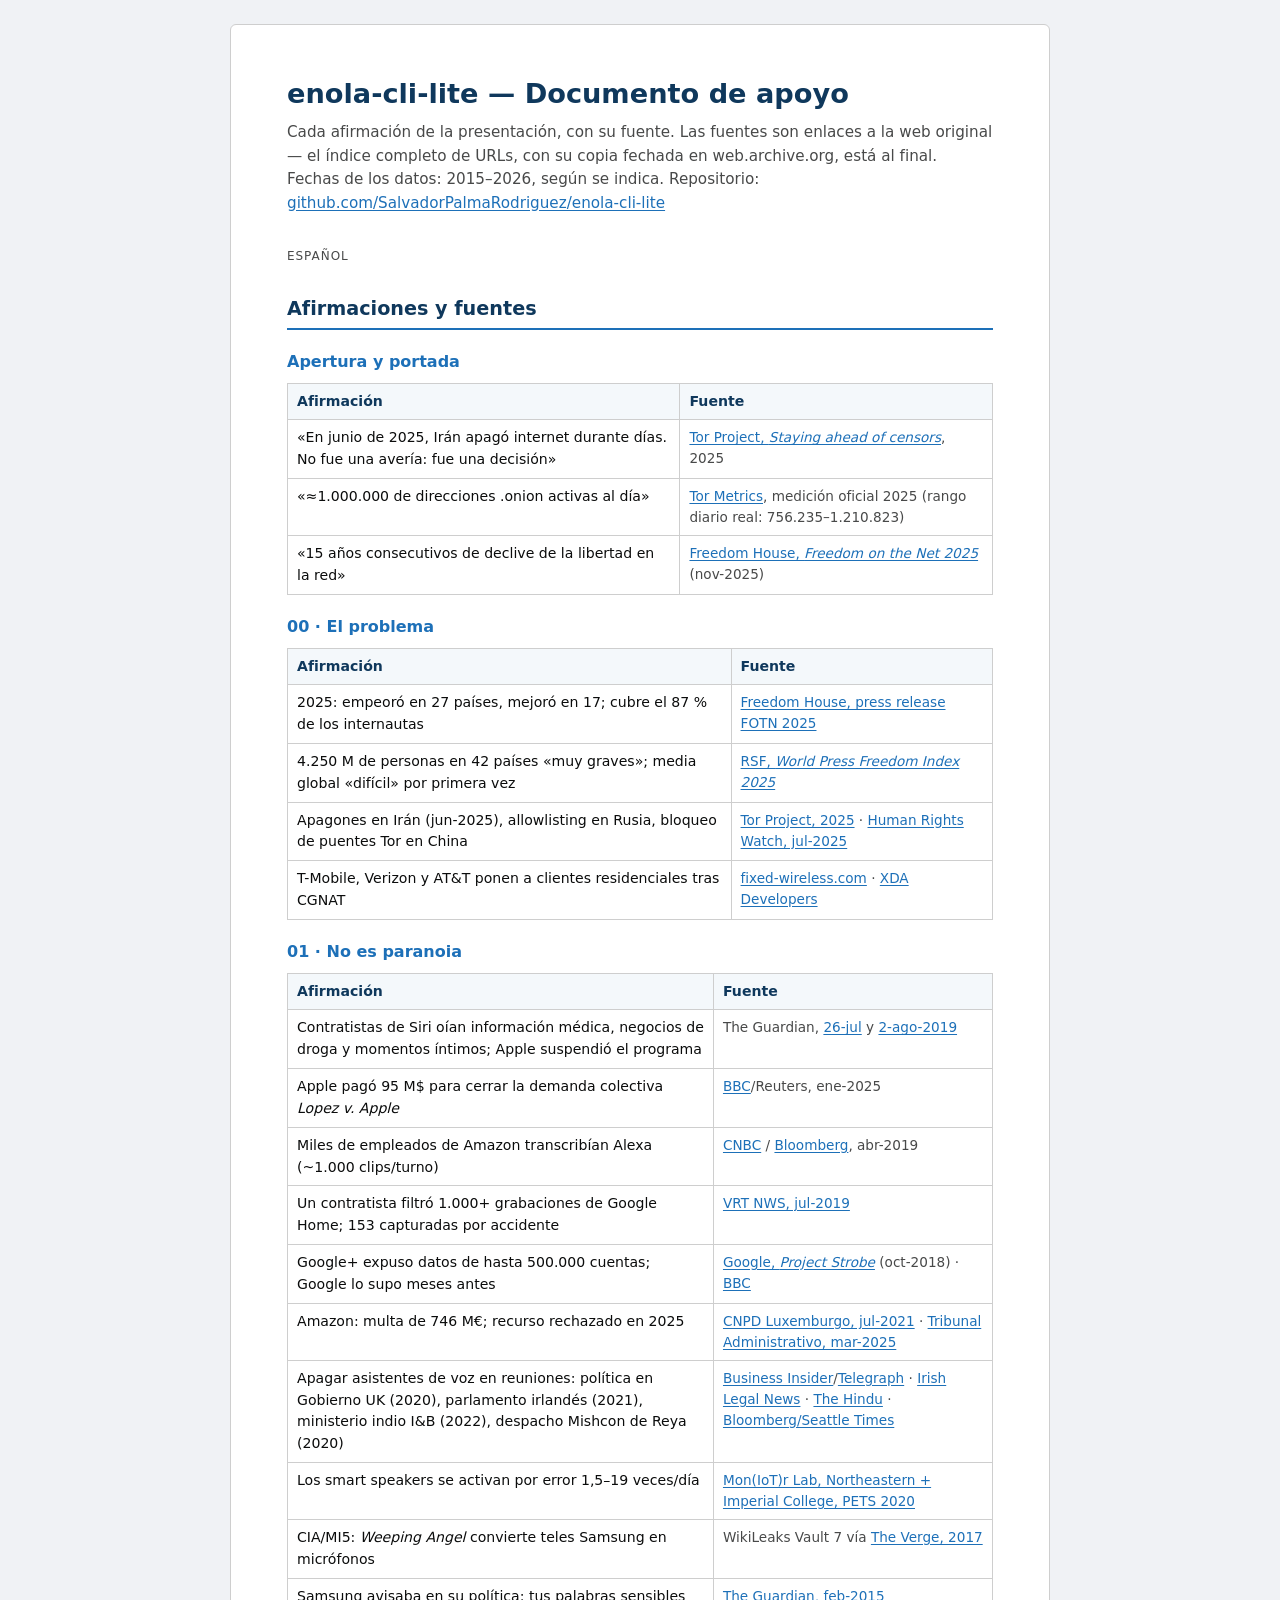
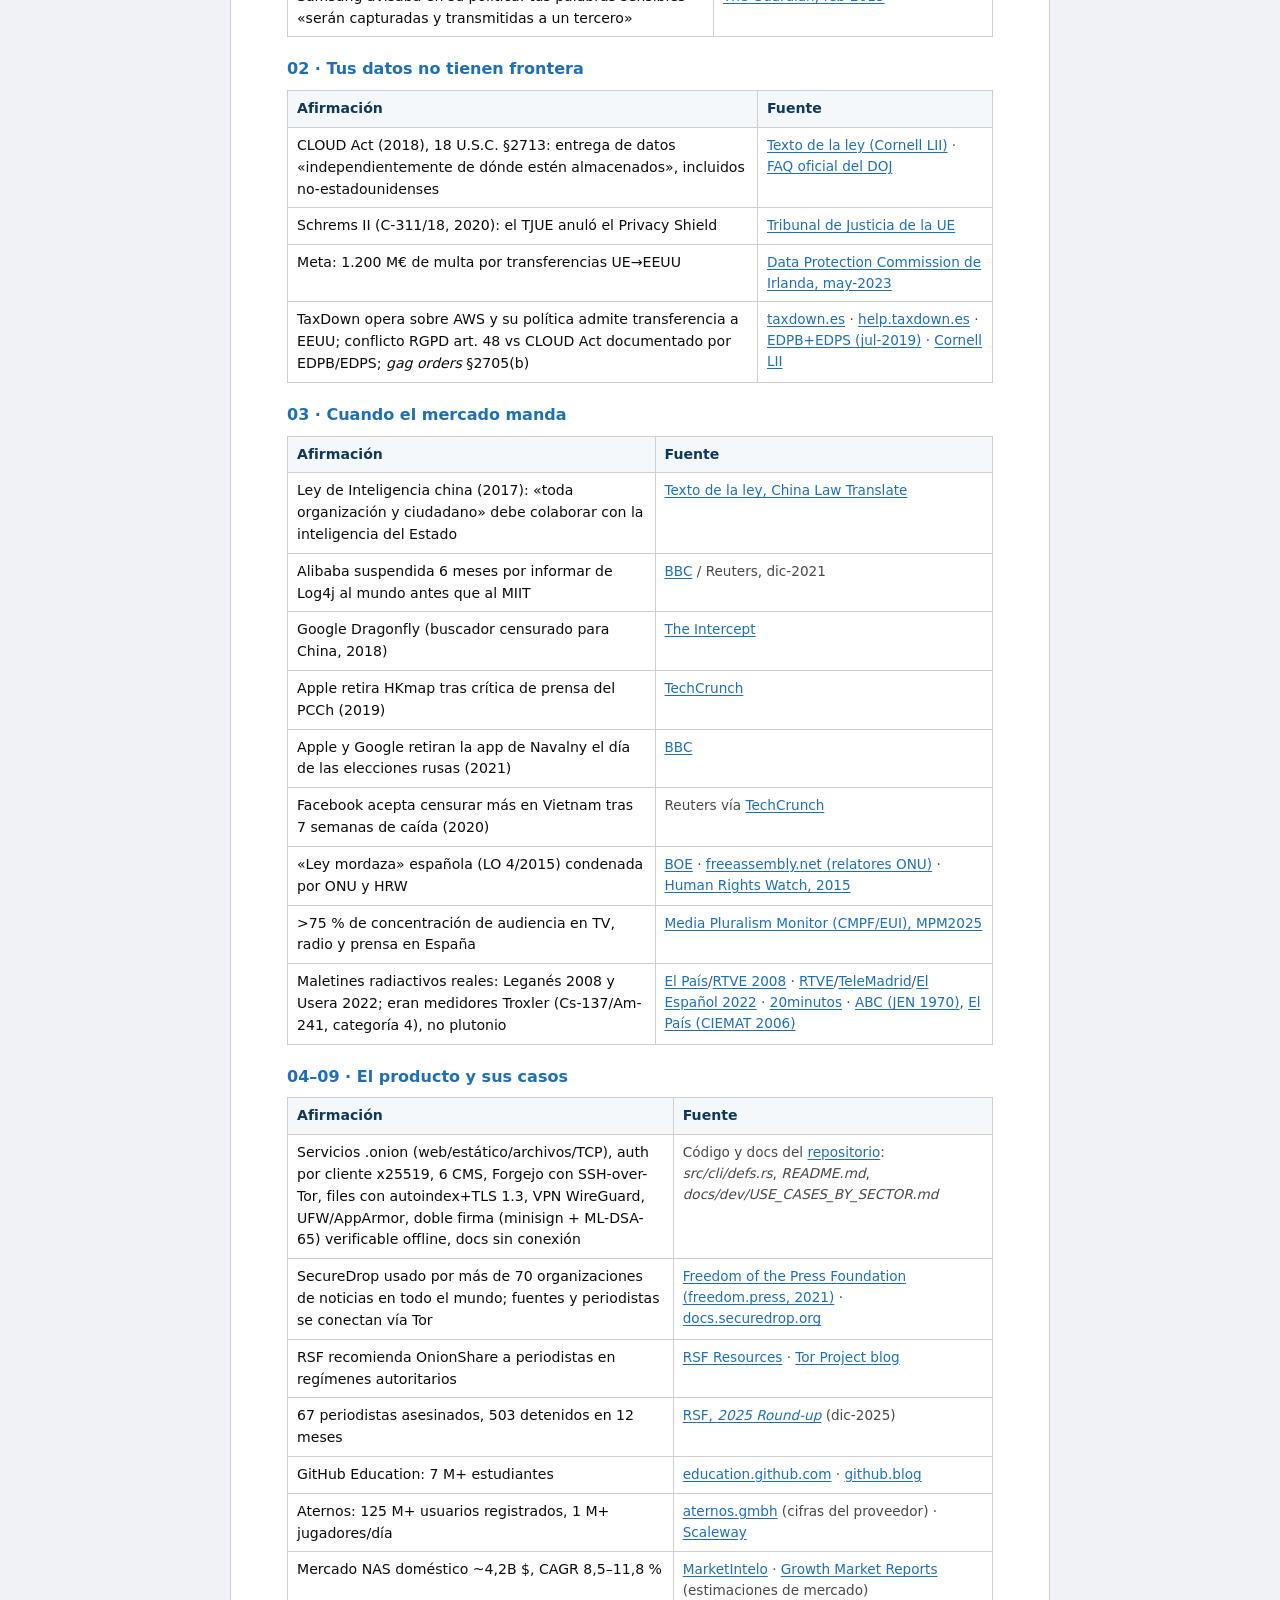
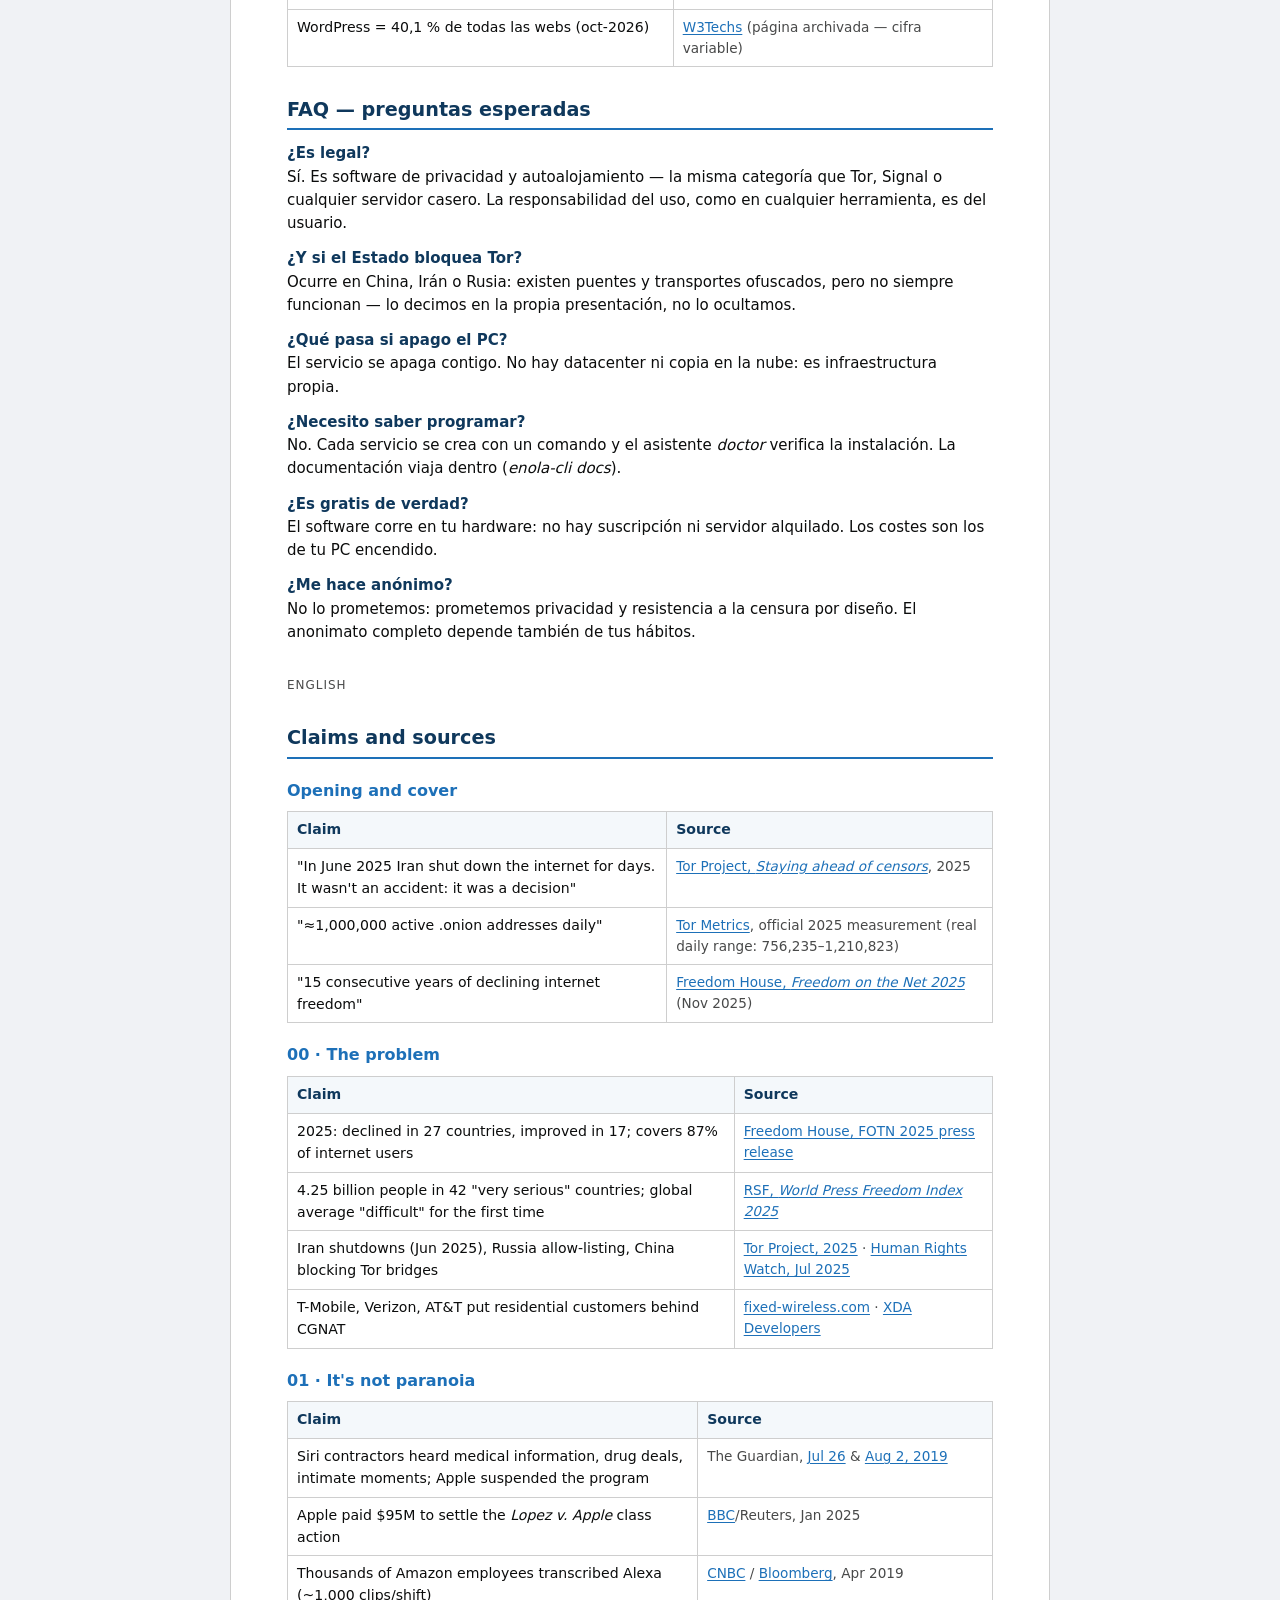
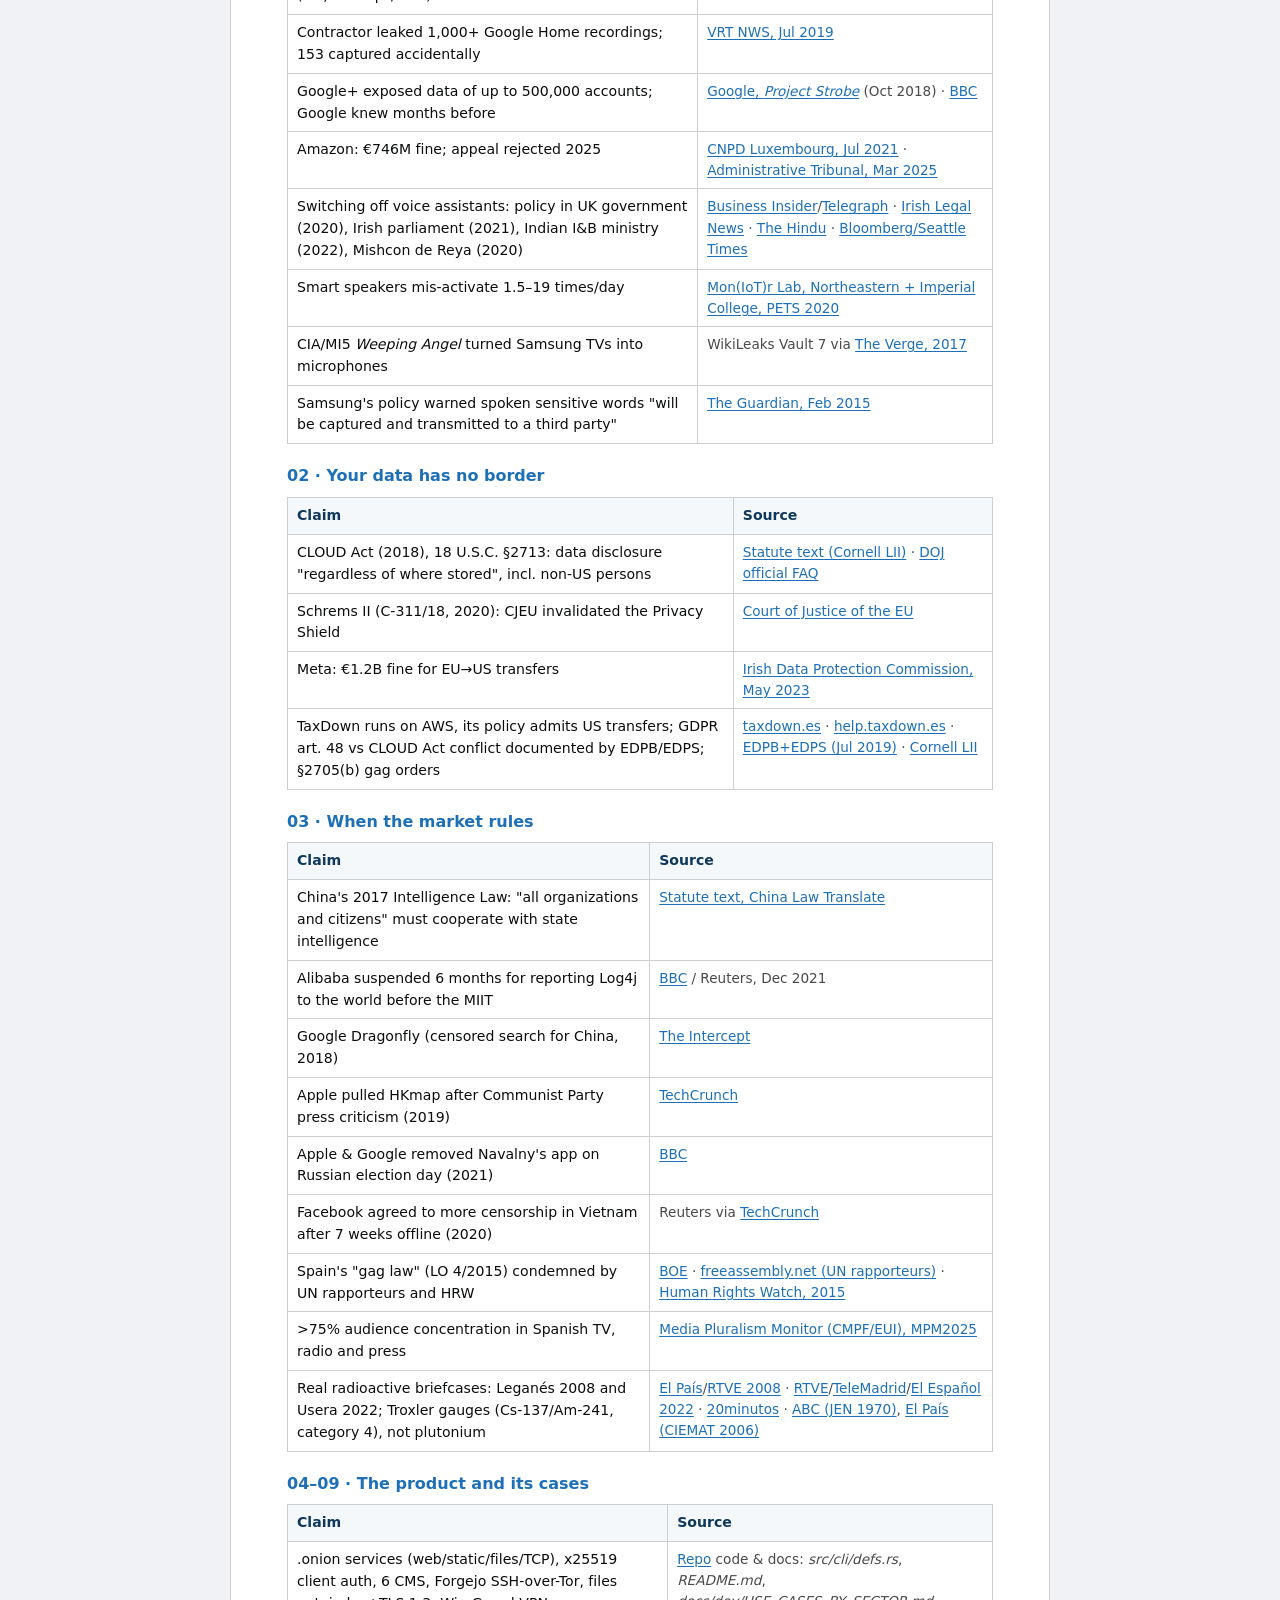
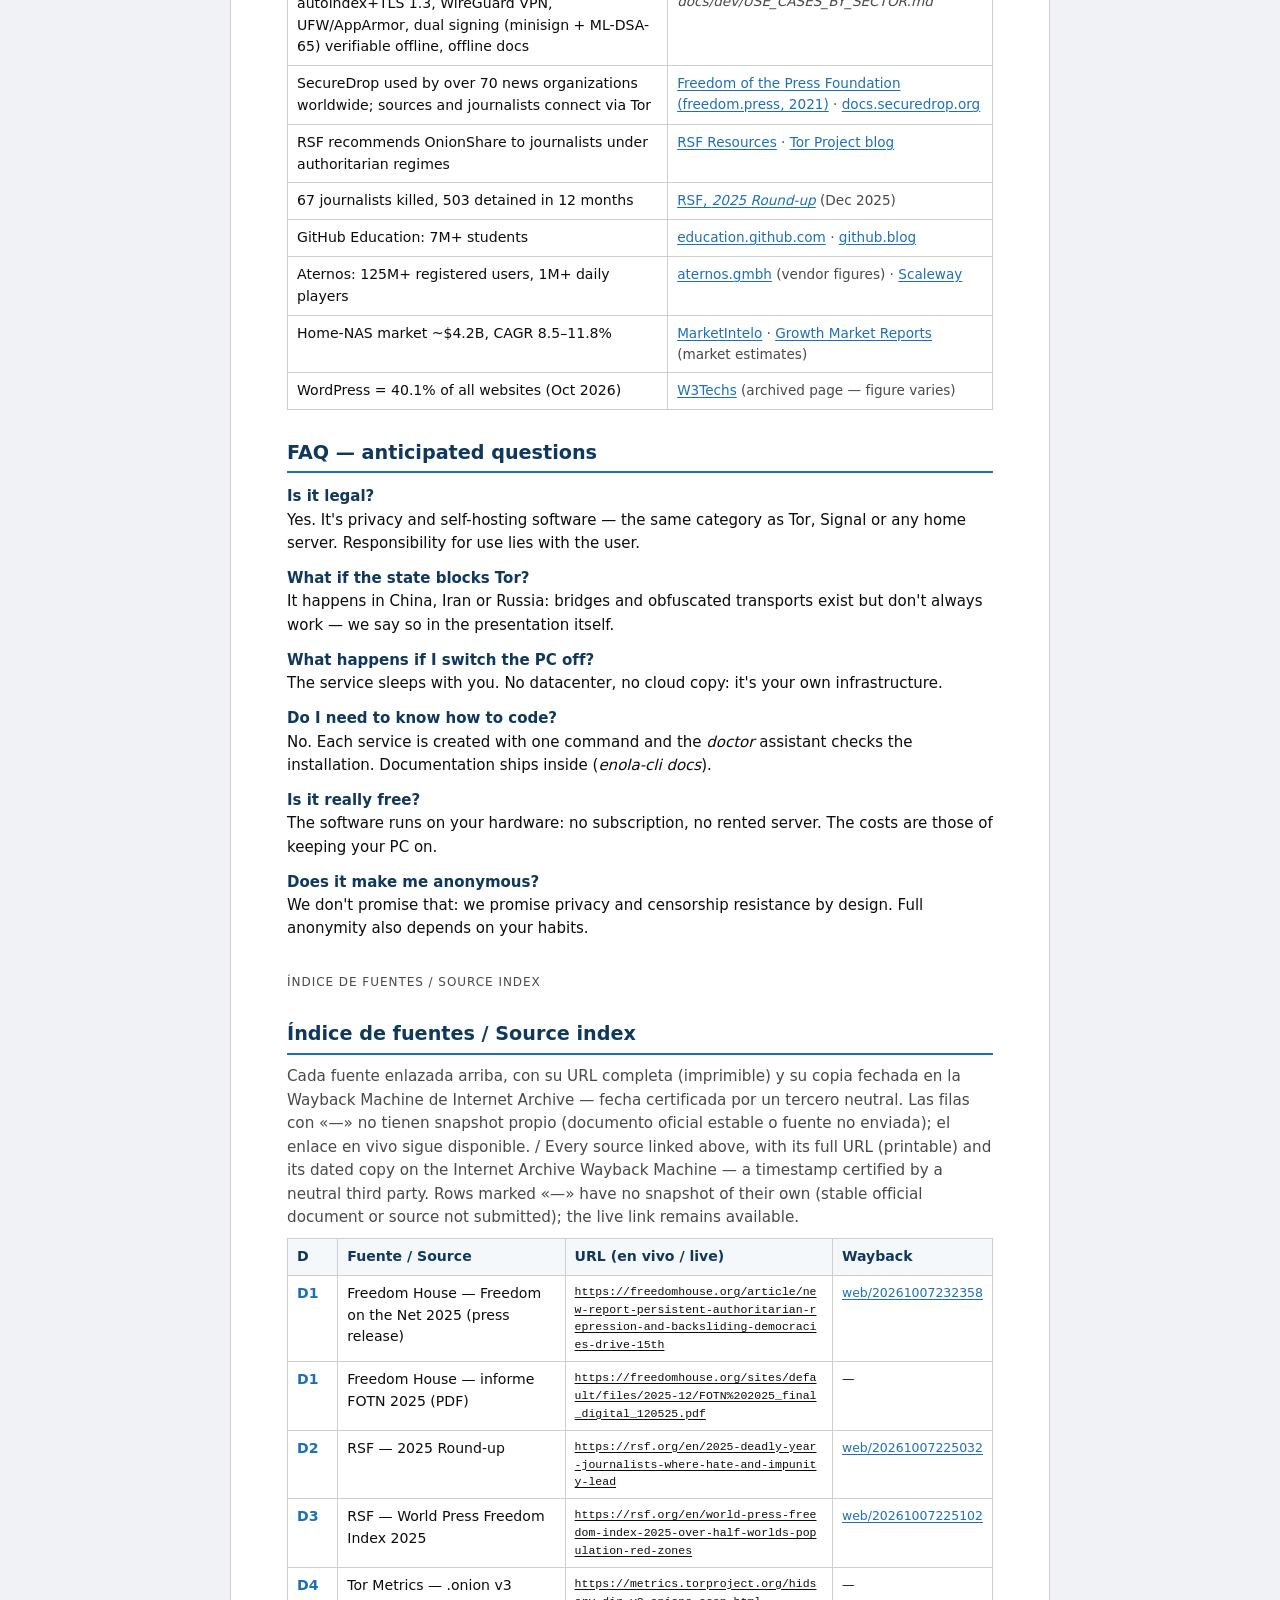
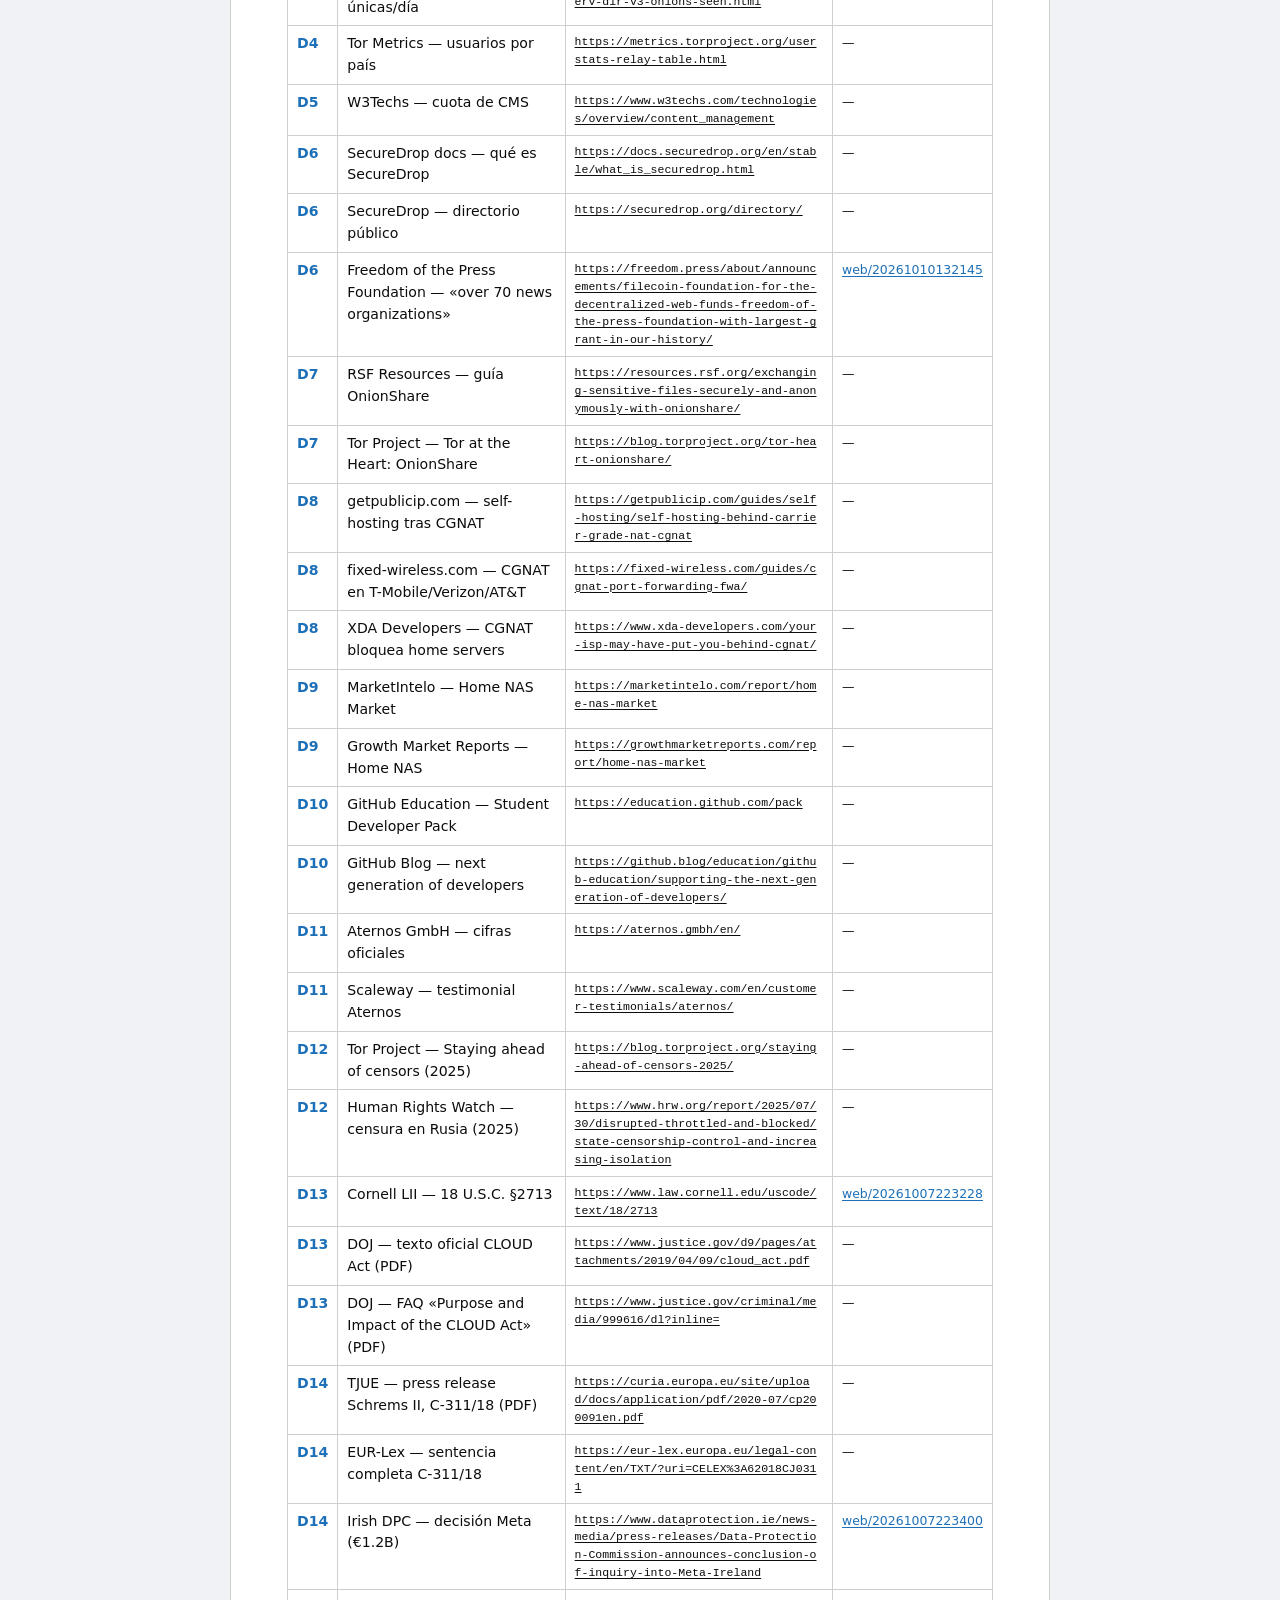
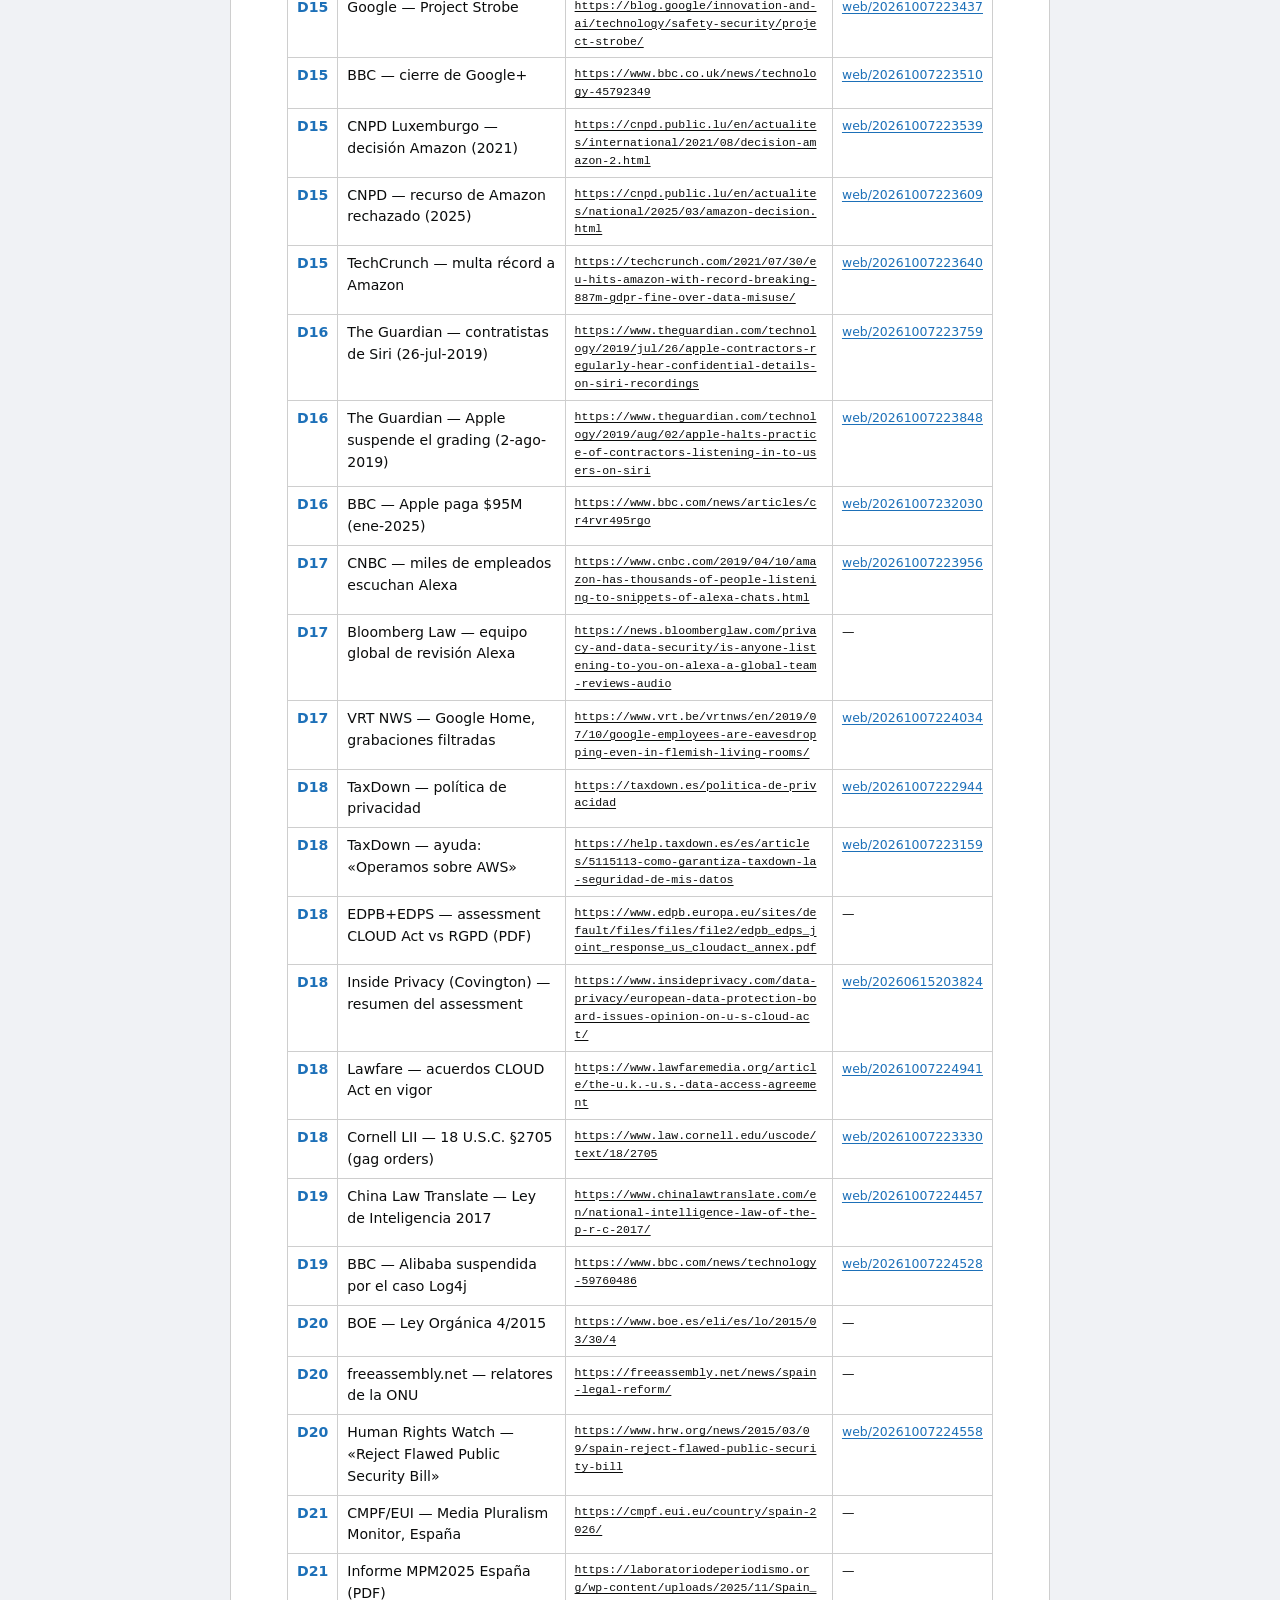
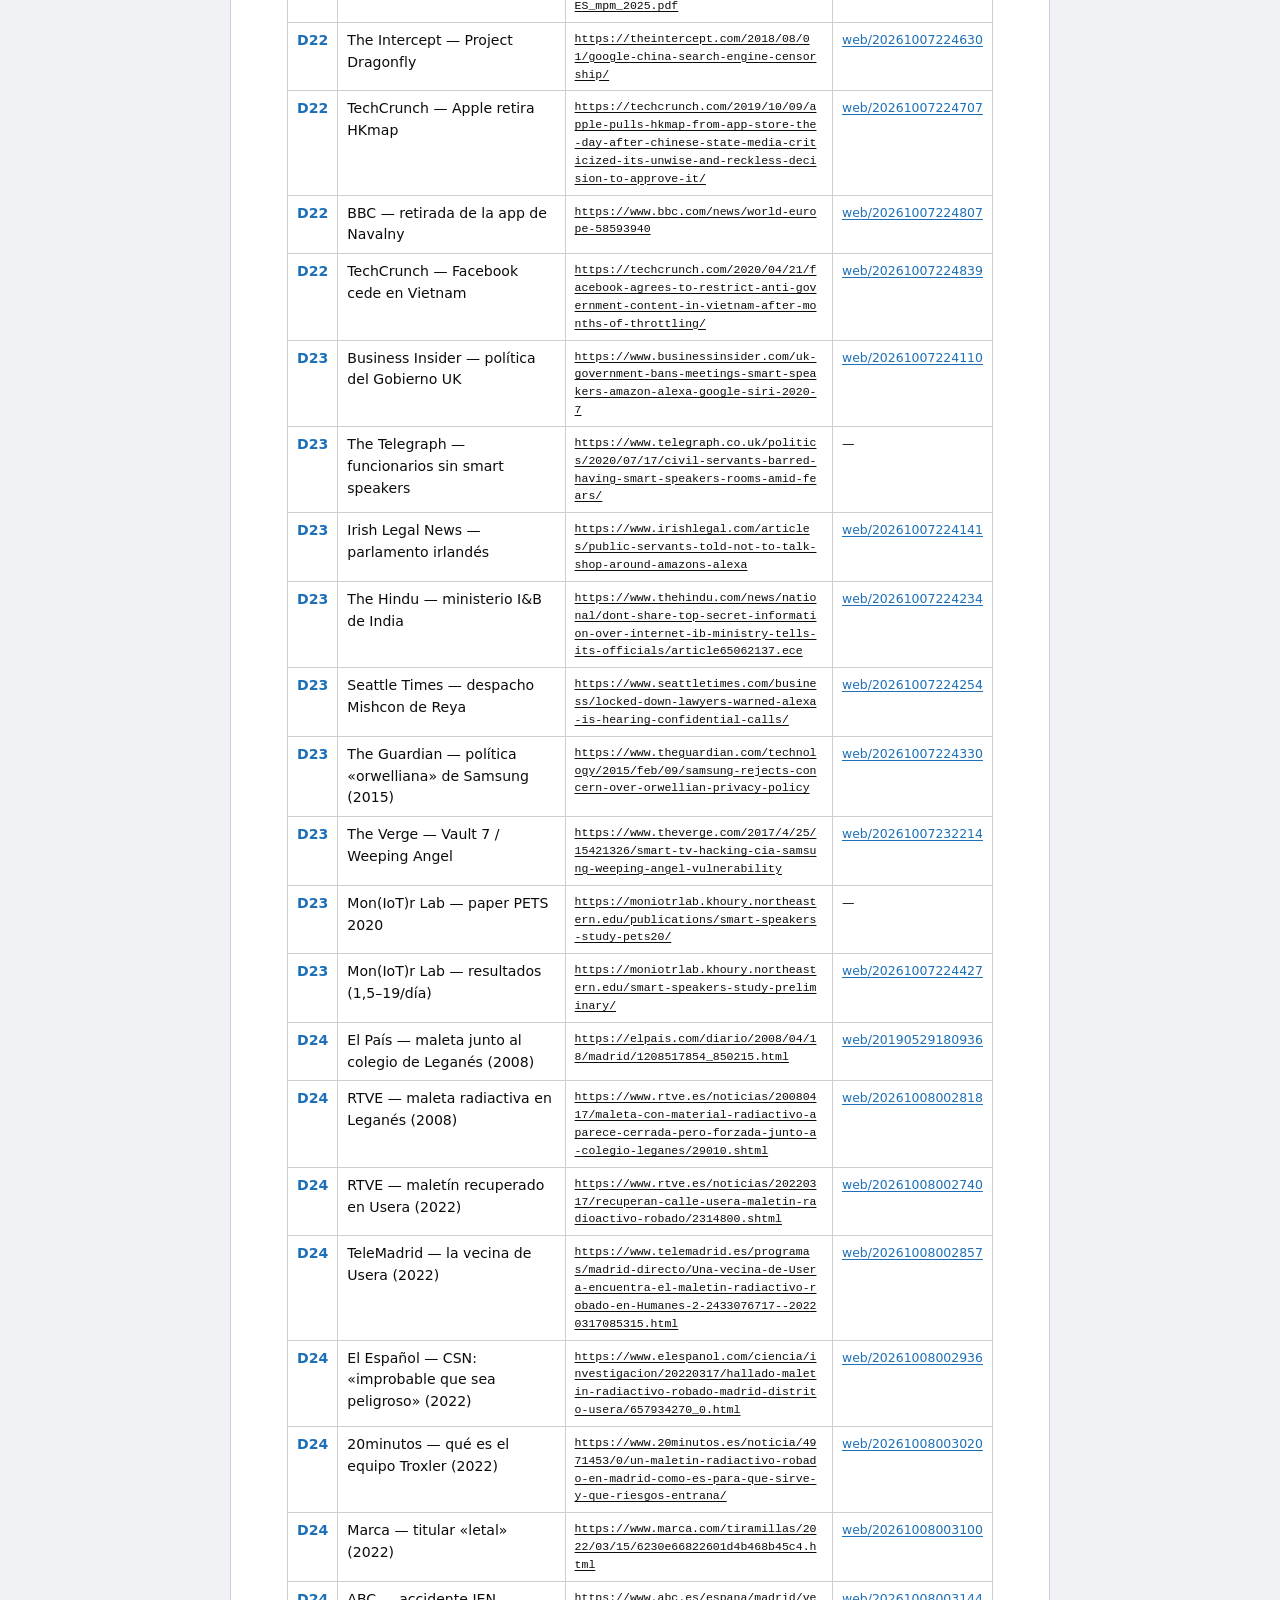
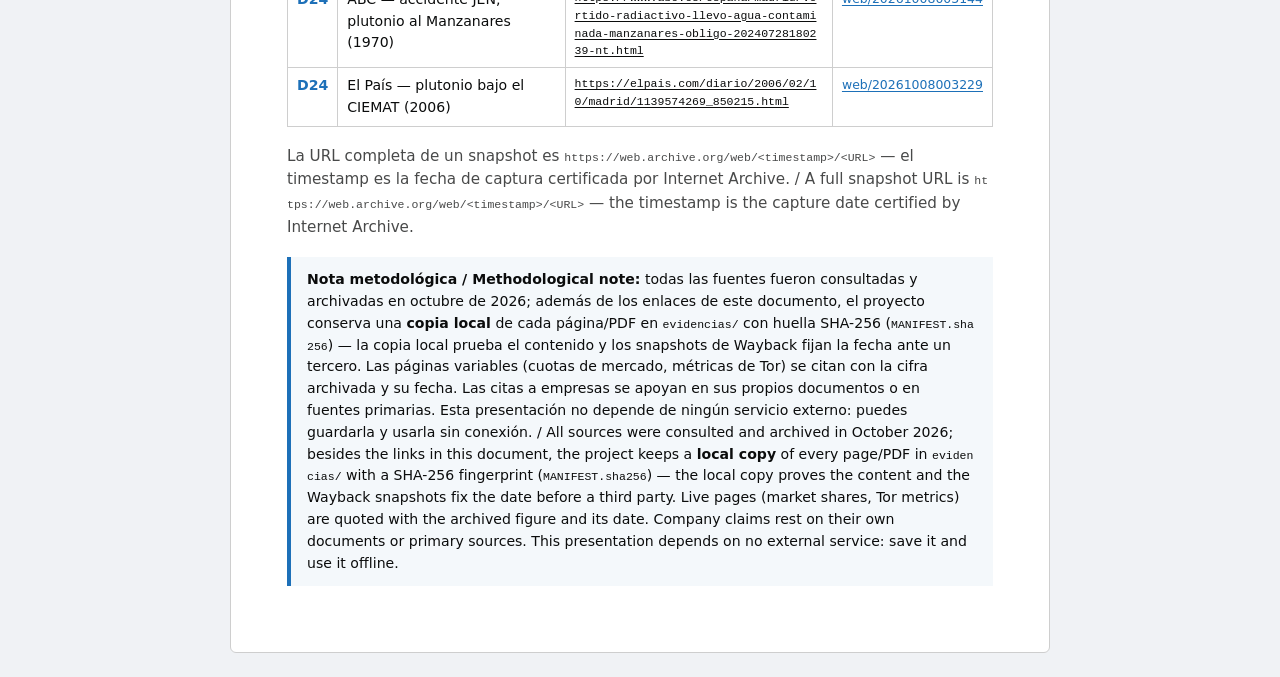
<file: documento-apoyo.html>
<!DOCTYPE html>
<html lang="es">
<head>
<meta charset="UTF-8">
<meta name="viewport" content="width=device-width, initial-scale=1.0">
<title>enola-cli-lite — Documento de apoyo (fuentes)</title>
<style>
    :root {
        --bg: #ffffff; --ink: #0b0c0c; --muted: #484949; --line: #cecece;
        --blue: #1d70b8; --navy: #0f385c; --green: #00703c; --alt: #f4f8fb;
    }
    * { margin: 0; padding: 0; box-sizing: border-box; }
    body {
        font-family: 'Segoe UI', system-ui, -apple-system, Arial, sans-serif;
        background: #f0f2f5; color: var(--ink); line-height: 1.55;
        font-size: 15px;
    }
    .sheet {
        max-width: 820px; margin: 24px auto; background: var(--bg);
        padding: 48px 56px; border: 1px solid var(--line); border-radius: 6px;
    }
    h1 { font-size: 1.7rem; color: var(--navy); margin-bottom: 4px; }
    h2 { font-size: 1.2rem; color: var(--navy); margin: 28px 0 10px; border-bottom: 2px solid var(--blue); padding-bottom: 4px; }
    h3 { font-size: 1rem; color: var(--blue); margin: 20px 0 6px; }
    p { margin: 6px 0; }
    a { color: var(--blue); text-decoration: underline; text-underline-offset: 2px; }
    a:visited { color: #4c2c92; }
    .lead { color: var(--muted); font-size: 0.95rem; margin-bottom: 8px; }
    table { width: 100%; border-collapse: collapse; margin: 8px 0 18px; }
    th, td { text-align: left; vertical-align: top; border: 1px solid var(--line); padding: 7px 9px; font-size: 0.88rem; }
    th { background: var(--alt); color: var(--navy); }
    .tag { color: var(--blue); font-weight: 700; white-space: nowrap; }
    .src { color: var(--muted); font-size: 0.85rem; }
    .idx { font-family: ui-monospace, 'Cascadia Mono', Consolas, monospace; font-size: 0.72rem; word-break: break-all; overflow-wrap: anywhere; }
    .idx a { color: var(--ink); }
    .wb { white-space: nowrap; font-size: 0.78rem; }
    .faq dt { font-weight: 700; color: var(--navy); margin-top: 12px; }
    .faq dd { margin-left: 0; color: var(--ink); }
    .note { background: var(--alt); border-left: 4px solid var(--blue); padding: 12px 16px; margin: 18px 0; font-size: 0.88rem; }
    .lang-label { color: var(--muted); text-transform: uppercase; letter-spacing: 0.08em; font-size: 0.75rem; margin-top: 32px; }
    .page-break { break-before: page; }
    @media print {
        body { background: #fff; }
        .sheet { border: none; margin: 0; max-width: none; padding: 12px; }
        .page-break { break-before: page; }
        a { color: var(--ink); text-decoration: none; }
    }
</style>
</head>
<body>
<div class="sheet">

    <h1>enola-cli-lite — Documento de apoyo</h1>
    <p class="lead">Cada afirmación de la presentación, con su fuente. Las fuentes son enlaces a la web original — el índice completo de URLs, con su copia fechada en web.archive.org, está al final. Fechas de los datos: 2015–2026, según se indica. Repositorio: <a href="https://github.com/SalvadorPalmaRodriguez/enola-cli-lite" target="_blank" rel="noopener noreferrer">github.com/SalvadorPalmaRodriguez/enola-cli-lite</a></p>

    <div class="lang-label">Español</div>

    <h2>Afirmaciones y fuentes</h2>

    <h3>Apertura y portada</h3>
    <table>
        <tr><th>Afirmación</th><th>Fuente</th></tr>
        <tr><td>«En junio de 2025, Irán apagó internet durante días. No fue una avería: fue una decisión»</td><td class="src"><a href="https://blog.torproject.org/staying-ahead-of-censors-2025/" target="_blank" rel="noopener noreferrer">Tor Project, <em>Staying ahead of censors</em></a>, 2025</td></tr>
        <tr><td>«≈1.000.000 de direcciones .onion activas al día»</td><td class="src"><a href="https://metrics.torproject.org/hidserv-dir-v3-onions-seen.html" target="_blank" rel="noopener noreferrer">Tor Metrics</a>, medición oficial 2025 (rango diario real: 756.235–1.210.823)</td></tr>
        <tr><td>«15 años consecutivos de declive de la libertad en la red»</td><td class="src"><a href="https://freedomhouse.org/article/new-report-persistent-authoritarian-repression-and-backsliding-democracies-drive-15th" target="_blank" rel="noopener noreferrer">Freedom House, <em>Freedom on the Net 2025</em></a> (nov-2025)</td></tr>
    </table>

    <h3>00 · El problema</h3>
    <table>
        <tr><th>Afirmación</th><th>Fuente</th></tr>
        <tr><td>2025: empeoró en 27 países, mejoró en 17; cubre el 87 % de los internautas</td><td class="src"><a href="https://freedomhouse.org/article/new-report-persistent-authoritarian-repression-and-backsliding-democracies-drive-15th" target="_blank" rel="noopener noreferrer">Freedom House, press release FOTN 2025</a></td></tr>
        <tr><td>4.250 M de personas en 42 países «muy graves»; media global «difícil» por primera vez</td><td class="src"><a href="https://rsf.org/en/world-press-freedom-index-2025-over-half-worlds-population-red-zones" target="_blank" rel="noopener noreferrer">RSF, <em>World Press Freedom Index 2025</em></a></td></tr>
        <tr><td>Apagones en Irán (jun-2025), allowlisting en Rusia, bloqueo de puentes Tor en China</td><td class="src"><a href="https://blog.torproject.org/staying-ahead-of-censors-2025/" target="_blank" rel="noopener noreferrer">Tor Project, 2025</a> · <a href="https://www.hrw.org/report/2025/07/30/disrupted-throttled-and-blocked/state-censorship-control-and-increasing-isolation" target="_blank" rel="noopener noreferrer">Human Rights Watch, jul-2025</a></td></tr>
        <tr><td>T-Mobile, Verizon y AT&amp;T ponen a clientes residenciales tras CGNAT</td><td class="src"><a href="https://fixed-wireless.com/guides/cgnat-port-forwarding-fwa/" target="_blank" rel="noopener noreferrer">fixed-wireless.com</a> · <a href="https://www.xda-developers.com/your-isp-may-have-put-you-behind-cgnat/" target="_blank" rel="noopener noreferrer">XDA Developers</a></td></tr>
    </table>

    <h3>01 · No es paranoia</h3>
    <table>
        <tr><th>Afirmación</th><th>Fuente</th></tr>
        <tr><td>Contratistas de Siri oían información médica, negocios de droga y momentos íntimos; Apple suspendió el programa</td><td class="src">The Guardian, <a href="https://www.theguardian.com/technology/2019/jul/26/apple-contractors-regularly-hear-confidential-details-on-siri-recordings" target="_blank" rel="noopener noreferrer">26-jul</a> y <a href="https://www.theguardian.com/technology/2019/aug/02/apple-halts-practice-of-contractors-listening-in-to-users-on-siri" target="_blank" rel="noopener noreferrer">2-ago-2019</a></td></tr>
        <tr><td>Apple pagó 95 M$ para cerrar la demanda colectiva <em>Lopez v. Apple</em></td><td class="src"><a href="https://www.bbc.com/news/articles/cr4rvr495rgo" target="_blank" rel="noopener noreferrer">BBC</a>/Reuters, ene-2025</td></tr>
        <tr><td>Miles de empleados de Amazon transcribían Alexa (~1.000 clips/turno)</td><td class="src"><a href="https://www.cnbc.com/2019/04/10/amazon-has-thousands-of-people-listening-to-snippets-of-alexa-chats.html" target="_blank" rel="noopener noreferrer">CNBC</a> / <a href="https://news.bloomberglaw.com/privacy-and-data-security/is-anyone-listening-to-you-on-alexa-a-global-team-reviews-audio" target="_blank" rel="noopener noreferrer">Bloomberg</a>, abr-2019</td></tr>
        <tr><td>Un contratista filtró 1.000+ grabaciones de Google Home; 153 capturadas por accidente</td><td class="src"><a href="https://www.vrt.be/vrtnws/en/2019/07/10/google-employees-are-eavesdropping-even-in-flemish-living-rooms/" target="_blank" rel="noopener noreferrer">VRT NWS, jul-2019</a></td></tr>
        <tr><td>Google+ expuso datos de hasta 500.000 cuentas; Google lo supo meses antes</td><td class="src"><a href="https://blog.google/innovation-and-ai/technology/safety-security/project-strobe/" target="_blank" rel="noopener noreferrer">Google, <em>Project Strobe</em></a> (oct-2018) · <a href="https://www.bbc.co.uk/news/technology-45792349" target="_blank" rel="noopener noreferrer">BBC</a></td></tr>
        <tr><td>Amazon: multa de 746 M€; recurso rechazado en 2025</td><td class="src"><a href="https://cnpd.public.lu/en/actualites/international/2021/08/decision-amazon-2.html" target="_blank" rel="noopener noreferrer">CNPD Luxemburgo, jul-2021</a> · <a href="https://cnpd.public.lu/en/actualites/national/2025/03/amazon-decision.html" target="_blank" rel="noopener noreferrer">Tribunal Administrativo, mar-2025</a></td></tr>
        <tr><td>Apagar asistentes de voz en reuniones: política en Gobierno UK (2020), parlamento irlandés (2021), ministerio indio I&amp;B (2022), despacho Mishcon de Reya (2020)</td><td class="src"><a href="https://www.businessinsider.com/uk-government-bans-meetings-smart-speakers-amazon-alexa-google-siri-2020-7" target="_blank" rel="noopener noreferrer">Business Insider</a>/<a href="https://www.telegraph.co.uk/politics/2020/07/17/civil-servants-barred-having-smart-speakers-rooms-amid-fears/" target="_blank" rel="noopener noreferrer">Telegraph</a> · <a href="https://www.irishlegal.com/articles/public-servants-told-not-to-talk-shop-around-amazons-alexa" target="_blank" rel="noopener noreferrer">Irish Legal News</a> · <a href="https://www.thehindu.com/news/national/dont-share-top-secret-information-over-internet-ib-ministry-tells-its-officials/article65062137.ece" target="_blank" rel="noopener noreferrer">The Hindu</a> · <a href="https://www.seattletimes.com/business/locked-down-lawyers-warned-alexa-is-hearing-confidential-calls/" target="_blank" rel="noopener noreferrer">Bloomberg/Seattle Times</a></td></tr>
        <tr><td>Los smart speakers se activan por error 1,5–19 veces/día</td><td class="src"><a href="https://moniotrlab.khoury.northeastern.edu/smart-speakers-study-preliminary/" target="_blank" rel="noopener noreferrer">Mon(IoT)r Lab, Northeastern + Imperial College, PETS 2020</a></td></tr>
        <tr><td>CIA/MI5: <em>Weeping Angel</em> convierte teles Samsung en micrófonos</td><td class="src">WikiLeaks Vault 7 vía <a href="https://www.theverge.com/2017/4/25/15421326/smart-tv-hacking-cia-samsung-weeping-angel-vulnerability" target="_blank" rel="noopener noreferrer">The Verge, 2017</a></td></tr>
        <tr><td>Samsung avisaba en su política: tus palabras sensibles «serán capturadas y transmitidas a un tercero»</td><td class="src"><a href="https://www.theguardian.com/technology/2015/feb/09/samsung-rejects-concern-over-orwellian-privacy-policy" target="_blank" rel="noopener noreferrer">The Guardian, feb-2015</a></td></tr>
    </table>

    <h3>02 · Tus datos no tienen frontera</h3>
    <table>
        <tr><th>Afirmación</th><th>Fuente</th></tr>
        <tr><td>CLOUD Act (2018), 18 U.S.C. §2713: entrega de datos «independientemente de dónde estén almacenados», incluidos no-estadounidenses</td><td class="src"><a href="https://www.law.cornell.edu/uscode/text/18/2713" target="_blank" rel="noopener noreferrer">Texto de la ley (Cornell LII)</a> · <a href="https://www.justice.gov/criminal/media/999616/dl?inline=" target="_blank" rel="noopener noreferrer">FAQ oficial del DOJ</a></td></tr>
        <tr><td>Schrems II (C-311/18, 2020): el TJUE anuló el Privacy Shield</td><td class="src"><a href="https://curia.europa.eu/site/upload/docs/application/pdf/2020-07/cp200091en.pdf" target="_blank" rel="noopener noreferrer">Tribunal de Justicia de la UE</a></td></tr>
        <tr><td>Meta: 1.200 M€ de multa por transferencias UE→EEUU</td><td class="src"><a href="https://www.dataprotection.ie/news-media/press-releases/Data-Protection-Commission-announces-conclusion-of-inquiry-into-Meta-Ireland" target="_blank" rel="noopener noreferrer">Data Protection Commission de Irlanda, may-2023</a></td></tr>
        <tr><td>TaxDown opera sobre AWS y su política admite transferencia a EEUU; conflicto RGPD art. 48 vs CLOUD Act documentado por EDPB/EDPS; <em>gag orders</em> §2705(b)</td><td class="src"><a href="https://taxdown.es/politica-de-privacidad" target="_blank" rel="noopener noreferrer">taxdown.es</a> · <a href="https://help.taxdown.es/es/articles/5115113-como-garantiza-taxdown-la-seguridad-de-mis-datos" target="_blank" rel="noopener noreferrer">help.taxdown.es</a> · <a href="https://www.edpb.europa.eu/sites/default/files/files/file2/edpb_edps_joint_response_us_cloudact_annex.pdf" target="_blank" rel="noopener noreferrer">EDPB+EDPS (jul-2019)</a> · <a href="https://www.law.cornell.edu/uscode/text/18/2705" target="_blank" rel="noopener noreferrer">Cornell LII</a></td></tr>
    </table>

    <h3>03 · Cuando el mercado manda</h3>
    <table>
        <tr><th>Afirmación</th><th>Fuente</th></tr>
        <tr><td>Ley de Inteligencia china (2017): «toda organización y ciudadano» debe colaborar con la inteligencia del Estado</td><td class="src"><a href="https://www.chinalawtranslate.com/en/national-intelligence-law-of-the-p-r-c-2017/" target="_blank" rel="noopener noreferrer">Texto de la ley, China Law Translate</a></td></tr>
        <tr><td>Alibaba suspendida 6 meses por informar de Log4j al mundo antes que al MIIT</td><td class="src"><a href="https://www.bbc.com/news/technology-59760486" target="_blank" rel="noopener noreferrer">BBC</a> / Reuters, dic-2021</td></tr>
        <tr><td>Google Dragonfly (buscador censurado para China, 2018)</td><td class="src"><a href="https://theintercept.com/2018/08/01/google-china-search-engine-censorship/" target="_blank" rel="noopener noreferrer">The Intercept</a></td></tr>
        <tr><td>Apple retira HKmap tras crítica de prensa del PCCh (2019)</td><td class="src"><a href="https://techcrunch.com/2019/10/09/apple-pulls-hkmap-from-app-store-the-day-after-chinese-state-media-criticized-its-unwise-and-reckless-decision-to-approve-it/" target="_blank" rel="noopener noreferrer">TechCrunch</a></td></tr>
        <tr><td>Apple y Google retiran la app de Navalny el día de las elecciones rusas (2021)</td><td class="src"><a href="https://www.bbc.com/news/world-europe-58593940" target="_blank" rel="noopener noreferrer">BBC</a></td></tr>
        <tr><td>Facebook acepta censurar más en Vietnam tras 7 semanas de caída (2020)</td><td class="src">Reuters vía <a href="https://techcrunch.com/2020/04/21/facebook-agrees-to-restrict-anti-government-content-in-vietnam-after-months-of-throttling/" target="_blank" rel="noopener noreferrer">TechCrunch</a></td></tr>
        <tr><td>«Ley mordaza» española (LO 4/2015) condenada por ONU y HRW</td><td class="src"><a href="https://www.boe.es/eli/es/lo/2015/03/30/4" target="_blank" rel="noopener noreferrer">BOE</a> · <a href="https://freeassembly.net/news/spain-legal-reform/" target="_blank" rel="noopener noreferrer">freeassembly.net (relatores ONU)</a> · <a href="https://www.hrw.org/news/2015/03/09/spain-reject-flawed-public-security-bill" target="_blank" rel="noopener noreferrer">Human Rights Watch, 2015</a></td></tr>
        <tr><td>&gt;75 % de concentración de audiencia en TV, radio y prensa en España</td><td class="src"><a href="https://cmpf.eui.eu/country/spain-2026/" target="_blank" rel="noopener noreferrer">Media Pluralism Monitor (CMPF/EUI), MPM2025</a></td></tr>
        <tr><td>Maletines radiactivos reales: Leganés 2008 y Usera 2022; eran medidores Troxler (Cs-137/Am-241, categoría 4), no plutonio</td><td class="src"><a href="https://elpais.com/diario/2008/04/18/madrid/1208517854_850215.html" target="_blank" rel="noopener noreferrer">El País</a>/<a href="https://www.rtve.es/noticias/20080417/maleta-con-material-radiactivo-aparece-cerrada-pero-forzada-junto-a-colegio-leganes/29010.shtml" target="_blank" rel="noopener noreferrer">RTVE 2008</a> · <a href="https://www.rtve.es/noticias/20220317/recuperan-calle-usera-maletin-radioactivo-robado/2314800.shtml" target="_blank" rel="noopener noreferrer">RTVE</a>/<a href="https://www.telemadrid.es/programas/madrid-directo/Una-vecina-de-Usera-encuentra-el-maletin-radiactivo-robado-en-Humanes-2-2433076717--20220317085315.html" target="_blank" rel="noopener noreferrer">TeleMadrid</a>/<a href="https://www.elespanol.com/ciencia/investigacion/20220317/hallado-maletin-radiactivo-robado-madrid-distrito-usera/657934270_0.html" target="_blank" rel="noopener noreferrer">El Español 2022</a> · <a href="https://www.20minutos.es/noticia/4971453/0/un-maletin-radiactivo-robado-en-madrid-como-es-para-que-sirve-y-que-riesgos-entrana/" target="_blank" rel="noopener noreferrer">20minutos</a> · <a href="https://www.abc.es/espana/madrid/vertido-radiactivo-llevo-agua-contaminada-manzanares-obligo-20240728180239-nt.html" target="_blank" rel="noopener noreferrer">ABC (JEN 1970)</a>, <a href="https://elpais.com/diario/2006/02/10/madrid/1139574269_850215.html" target="_blank" rel="noopener noreferrer">El País (CIEMAT 2006)</a></td></tr>
    </table>

    <h3>04–09 · El producto y sus casos</h3>
    <table>
        <tr><th>Afirmación</th><th>Fuente</th></tr>
        <tr><td>Servicios .onion (web/estático/archivos/TCP), auth por cliente x25519, 6 CMS, Forgejo con SSH-over-Tor, files con autoindex+TLS 1.3, VPN WireGuard, UFW/AppArmor, doble firma (minisign + ML-DSA-65) verificable offline, docs sin conexión</td><td class="src">Código y docs del <a href="https://github.com/SalvadorPalmaRodriguez/enola-cli-lite" target="_blank" rel="noopener noreferrer">repositorio</a>: <em>src/cli/defs.rs</em>, <em>README.md</em>, <em>docs/dev/USE_CASES_BY_SECTOR.md</em></td></tr>
        <tr><td>SecureDrop usado por más de 70 organizaciones de noticias en todo el mundo; fuentes y periodistas se conectan vía Tor</td><td class="src"><a href="https://freedom.press/about/announcements/filecoin-foundation-for-the-decentralized-web-funds-freedom-of-the-press-foundation-with-largest-grant-in-our-history/" target="_blank" rel="noopener noreferrer">Freedom of the Press Foundation (freedom.press, 2021)</a> · <a href="https://docs.securedrop.org/en/stable/what_is_securedrop.html" target="_blank" rel="noopener noreferrer">docs.securedrop.org</a></td></tr>
        <tr><td>RSF recomienda OnionShare a periodistas en regímenes autoritarios</td><td class="src"><a href="https://resources.rsf.org/exchanging-sensitive-files-securely-and-anonymously-with-onionshare/" target="_blank" rel="noopener noreferrer">RSF Resources</a> · <a href="https://blog.torproject.org/tor-heart-onionshare/" target="_blank" rel="noopener noreferrer">Tor Project blog</a></td></tr>
        <tr><td>67 periodistas asesinados, 503 detenidos en 12 meses</td><td class="src"><a href="https://rsf.org/en/2025-deadly-year-journalists-where-hate-and-impunity-lead" target="_blank" rel="noopener noreferrer">RSF, <em>2025 Round-up</em></a> (dic-2025)</td></tr>
        <tr><td>GitHub Education: 7 M+ estudiantes</td><td class="src"><a href="https://education.github.com/pack" target="_blank" rel="noopener noreferrer">education.github.com</a> · <a href="https://github.blog/education/github-education/supporting-the-next-generation-of-developers/" target="_blank" rel="noopener noreferrer">github.blog</a></td></tr>
        <tr><td>Aternos: 125 M+ usuarios registrados, 1 M+ jugadores/día</td><td class="src"><a href="https://aternos.gmbh/en/" target="_blank" rel="noopener noreferrer">aternos.gmbh</a> (cifras del proveedor) · <a href="https://www.scaleway.com/en/customer-testimonials/aternos/" target="_blank" rel="noopener noreferrer">Scaleway</a></td></tr>
        <tr><td>Mercado NAS doméstico ~4,2B $, CAGR 8,5–11,8 %</td><td class="src"><a href="https://marketintelo.com/report/home-nas-market" target="_blank" rel="noopener noreferrer">MarketIntelo</a> · <a href="https://growthmarketreports.com/report/home-nas-market" target="_blank" rel="noopener noreferrer">Growth Market Reports</a> (estimaciones de mercado)</td></tr>
        <tr><td>WordPress = 40,1 % de todas las webs (oct-2026)</td><td class="src"><a href="https://www.w3techs.com/technologies/overview/content_management" target="_blank" rel="noopener noreferrer">W3Techs</a> (página archivada — cifra variable)</td></tr>
    </table>

    <h2>FAQ — preguntas esperadas</h2>
    <dl class="faq">
        <dt>¿Es legal?</dt><dd>Sí. Es software de privacidad y autoalojamiento — la misma categoría que Tor, Signal o cualquier servidor casero. La responsabilidad del uso, como en cualquier herramienta, es del usuario.</dd>
        <dt>¿Y si el Estado bloquea Tor?</dt><dd>Ocurre en China, Irán o Rusia: existen puentes y transportes ofuscados, pero no siempre funcionan — lo decimos en la propia presentación, no lo ocultamos.</dd>
        <dt>¿Qué pasa si apago el PC?</dt><dd>El servicio se apaga contigo. No hay datacenter ni copia en la nube: es infraestructura propia.</dd>
        <dt>¿Necesito saber programar?</dt><dd>No. Cada servicio se crea con un comando y el asistente <em>doctor</em> verifica la instalación. La documentación viaja dentro (<em>enola-cli docs</em>).</dd>
        <dt>¿Es gratis de verdad?</dt><dd>El software corre en tu hardware: no hay suscripción ni servidor alquilado. Los costes son los de tu PC encendido.</dd>
        <dt>¿Me hace anónimo?</dt><dd>No lo prometemos: prometemos privacidad y resistencia a la censura por diseño. El anonimato completo depende también de tus hábitos.</dd>
    </dl>

    <div class="page-break"></div>
    <div class="lang-label">English</div>

    <h2>Claims and sources</h2>

    <h3>Opening and cover</h3>
    <table>
        <tr><th>Claim</th><th>Source</th></tr>
        <tr><td>"In June 2025 Iran shut down the internet for days. It wasn't an accident: it was a decision"</td><td class="src"><a href="https://blog.torproject.org/staying-ahead-of-censors-2025/" target="_blank" rel="noopener noreferrer">Tor Project, <em>Staying ahead of censors</em></a>, 2025</td></tr>
        <tr><td>"≈1,000,000 active .onion addresses daily"</td><td class="src"><a href="https://metrics.torproject.org/hidserv-dir-v3-onions-seen.html" target="_blank" rel="noopener noreferrer">Tor Metrics</a>, official 2025 measurement (real daily range: 756,235–1,210,823)</td></tr>
        <tr><td>"15 consecutive years of declining internet freedom"</td><td class="src"><a href="https://freedomhouse.org/article/new-report-persistent-authoritarian-repression-and-backsliding-democracies-drive-15th" target="_blank" rel="noopener noreferrer">Freedom House, <em>Freedom on the Net 2025</em></a> (Nov 2025)</td></tr>
    </table>

    <h3>00 · The problem</h3>
    <table>
        <tr><th>Claim</th><th>Source</th></tr>
        <tr><td>2025: declined in 27 countries, improved in 17; covers 87% of internet users</td><td class="src"><a href="https://freedomhouse.org/article/new-report-persistent-authoritarian-repression-and-backsliding-democracies-drive-15th" target="_blank" rel="noopener noreferrer">Freedom House, FOTN 2025 press release</a></td></tr>
        <tr><td>4.25 billion people in 42 "very serious" countries; global average "difficult" for the first time</td><td class="src"><a href="https://rsf.org/en/world-press-freedom-index-2025-over-half-worlds-population-red-zones" target="_blank" rel="noopener noreferrer">RSF, <em>World Press Freedom Index 2025</em></a></td></tr>
        <tr><td>Iran shutdowns (Jun 2025), Russia allow-listing, China blocking Tor bridges</td><td class="src"><a href="https://blog.torproject.org/staying-ahead-of-censors-2025/" target="_blank" rel="noopener noreferrer">Tor Project, 2025</a> · <a href="https://www.hrw.org/report/2025/07/30/disrupted-throttled-and-blocked/state-censorship-control-and-increasing-isolation" target="_blank" rel="noopener noreferrer">Human Rights Watch, Jul 2025</a></td></tr>
        <tr><td>T-Mobile, Verizon, AT&amp;T put residential customers behind CGNAT</td><td class="src"><a href="https://fixed-wireless.com/guides/cgnat-port-forwarding-fwa/" target="_blank" rel="noopener noreferrer">fixed-wireless.com</a> · <a href="https://www.xda-developers.com/your-isp-may-have-put-you-behind-cgnat/" target="_blank" rel="noopener noreferrer">XDA Developers</a></td></tr>
    </table>

    <h3>01 · It's not paranoia</h3>
    <table>
        <tr><th>Claim</th><th>Source</th></tr>
        <tr><td>Siri contractors heard medical information, drug deals, intimate moments; Apple suspended the program</td><td class="src">The Guardian, <a href="https://www.theguardian.com/technology/2019/jul/26/apple-contractors-regularly-hear-confidential-details-on-siri-recordings" target="_blank" rel="noopener noreferrer">Jul 26</a> &amp; <a href="https://www.theguardian.com/technology/2019/aug/02/apple-halts-practice-of-contractors-listening-in-to-users-on-siri" target="_blank" rel="noopener noreferrer">Aug 2, 2019</a></td></tr>
        <tr><td>Apple paid $95M to settle the <em>Lopez v. Apple</em> class action</td><td class="src"><a href="https://www.bbc.com/news/articles/cr4rvr495rgo" target="_blank" rel="noopener noreferrer">BBC</a>/Reuters, Jan 2025</td></tr>
        <tr><td>Thousands of Amazon employees transcribed Alexa (~1,000 clips/shift)</td><td class="src"><a href="https://www.cnbc.com/2019/04/10/amazon-has-thousands-of-people-listening-to-snippets-of-alexa-chats.html" target="_blank" rel="noopener noreferrer">CNBC</a> / <a href="https://news.bloomberglaw.com/privacy-and-data-security/is-anyone-listening-to-you-on-alexa-a-global-team-reviews-audio" target="_blank" rel="noopener noreferrer">Bloomberg</a>, Apr 2019</td></tr>
        <tr><td>Contractor leaked 1,000+ Google Home recordings; 153 captured accidentally</td><td class="src"><a href="https://www.vrt.be/vrtnws/en/2019/07/10/google-employees-are-eavesdropping-even-in-flemish-living-rooms/" target="_blank" rel="noopener noreferrer">VRT NWS, Jul 2019</a></td></tr>
        <tr><td>Google+ exposed data of up to 500,000 accounts; Google knew months before</td><td class="src"><a href="https://blog.google/innovation-and-ai/technology/safety-security/project-strobe/" target="_blank" rel="noopener noreferrer">Google, <em>Project Strobe</em></a> (Oct 2018) · <a href="https://www.bbc.co.uk/news/technology-45792349" target="_blank" rel="noopener noreferrer">BBC</a></td></tr>
        <tr><td>Amazon: €746M fine; appeal rejected 2025</td><td class="src"><a href="https://cnpd.public.lu/en/actualites/international/2021/08/decision-amazon-2.html" target="_blank" rel="noopener noreferrer">CNPD Luxembourg, Jul 2021</a> · <a href="https://cnpd.public.lu/en/actualites/national/2025/03/amazon-decision.html" target="_blank" rel="noopener noreferrer">Administrative Tribunal, Mar 2025</a></td></tr>
        <tr><td>Switching off voice assistants: policy in UK government (2020), Irish parliament (2021), Indian I&amp;B ministry (2022), Mishcon de Reya (2020)</td><td class="src"><a href="https://www.businessinsider.com/uk-government-bans-meetings-smart-speakers-amazon-alexa-google-siri-2020-7" target="_blank" rel="noopener noreferrer">Business Insider</a>/<a href="https://www.telegraph.co.uk/politics/2020/07/17/civil-servants-barred-having-smart-speakers-rooms-amid-fears/" target="_blank" rel="noopener noreferrer">Telegraph</a> · <a href="https://www.irishlegal.com/articles/public-servants-told-not-to-talk-shop-around-amazons-alexa" target="_blank" rel="noopener noreferrer">Irish Legal News</a> · <a href="https://www.thehindu.com/news/national/dont-share-top-secret-information-over-internet-ib-ministry-tells-its-officials/article65062137.ece" target="_blank" rel="noopener noreferrer">The Hindu</a> · <a href="https://www.seattletimes.com/business/locked-down-lawyers-warned-alexa-is-hearing-confidential-calls/" target="_blank" rel="noopener noreferrer">Bloomberg/Seattle Times</a></td></tr>
        <tr><td>Smart speakers mis-activate 1.5–19 times/day</td><td class="src"><a href="https://moniotrlab.khoury.northeastern.edu/smart-speakers-study-preliminary/" target="_blank" rel="noopener noreferrer">Mon(IoT)r Lab, Northeastern + Imperial College, PETS 2020</a></td></tr>
        <tr><td>CIA/MI5 <em>Weeping Angel</em> turned Samsung TVs into microphones</td><td class="src">WikiLeaks Vault 7 via <a href="https://www.theverge.com/2017/4/25/15421326/smart-tv-hacking-cia-samsung-weeping-angel-vulnerability" target="_blank" rel="noopener noreferrer">The Verge, 2017</a></td></tr>
        <tr><td>Samsung's policy warned spoken sensitive words "will be captured and transmitted to a third party"</td><td class="src"><a href="https://www.theguardian.com/technology/2015/feb/09/samsung-rejects-concern-over-orwellian-privacy-policy" target="_blank" rel="noopener noreferrer">The Guardian, Feb 2015</a></td></tr>
    </table>

    <h3>02 · Your data has no border</h3>
    <table>
        <tr><th>Claim</th><th>Source</th></tr>
        <tr><td>CLOUD Act (2018), 18 U.S.C. §2713: data disclosure "regardless of where stored", incl. non-US persons</td><td class="src"><a href="https://www.law.cornell.edu/uscode/text/18/2713" target="_blank" rel="noopener noreferrer">Statute text (Cornell LII)</a> · <a href="https://www.justice.gov/criminal/media/999616/dl?inline=" target="_blank" rel="noopener noreferrer">DOJ official FAQ</a></td></tr>
        <tr><td>Schrems II (C-311/18, 2020): CJEU invalidated the Privacy Shield</td><td class="src"><a href="https://curia.europa.eu/site/upload/docs/application/pdf/2020-07/cp200091en.pdf" target="_blank" rel="noopener noreferrer">Court of Justice of the EU</a></td></tr>
        <tr><td>Meta: €1.2B fine for EU→US transfers</td><td class="src"><a href="https://www.dataprotection.ie/news-media/press-releases/Data-Protection-Commission-announces-conclusion-of-inquiry-into-Meta-Ireland" target="_blank" rel="noopener noreferrer">Irish Data Protection Commission, May 2023</a></td></tr>
        <tr><td>TaxDown runs on AWS, its policy admits US transfers; GDPR art. 48 vs CLOUD Act conflict documented by EDPB/EDPS; §2705(b) gag orders</td><td class="src"><a href="https://taxdown.es/politica-de-privacidad" target="_blank" rel="noopener noreferrer">taxdown.es</a> · <a href="https://help.taxdown.es/es/articles/5115113-como-garantiza-taxdown-la-seguridad-de-mis-datos" target="_blank" rel="noopener noreferrer">help.taxdown.es</a> · <a href="https://www.edpb.europa.eu/sites/default/files/files/file2/edpb_edps_joint_response_us_cloudact_annex.pdf" target="_blank" rel="noopener noreferrer">EDPB+EDPS (Jul 2019)</a> · <a href="https://www.law.cornell.edu/uscode/text/18/2705" target="_blank" rel="noopener noreferrer">Cornell LII</a></td></tr>
    </table>

    <h3>03 · When the market rules</h3>
    <table>
        <tr><th>Claim</th><th>Source</th></tr>
        <tr><td>China's 2017 Intelligence Law: "all organizations and citizens" must cooperate with state intelligence</td><td class="src"><a href="https://www.chinalawtranslate.com/en/national-intelligence-law-of-the-p-r-c-2017/" target="_blank" rel="noopener noreferrer">Statute text, China Law Translate</a></td></tr>
        <tr><td>Alibaba suspended 6 months for reporting Log4j to the world before the MIIT</td><td class="src"><a href="https://www.bbc.com/news/technology-59760486" target="_blank" rel="noopener noreferrer">BBC</a> / Reuters, Dec 2021</td></tr>
        <tr><td>Google Dragonfly (censored search for China, 2018)</td><td class="src"><a href="https://theintercept.com/2018/08/01/google-china-search-engine-censorship/" target="_blank" rel="noopener noreferrer">The Intercept</a></td></tr>
        <tr><td>Apple pulled HKmap after Communist Party press criticism (2019)</td><td class="src"><a href="https://techcrunch.com/2019/10/09/apple-pulls-hkmap-from-app-store-the-day-after-chinese-state-media-criticized-its-unwise-and-reckless-decision-to-approve-it/" target="_blank" rel="noopener noreferrer">TechCrunch</a></td></tr>
        <tr><td>Apple &amp; Google removed Navalny's app on Russian election day (2021)</td><td class="src"><a href="https://www.bbc.com/news/world-europe-58593940" target="_blank" rel="noopener noreferrer">BBC</a></td></tr>
        <tr><td>Facebook agreed to more censorship in Vietnam after 7 weeks offline (2020)</td><td class="src">Reuters via <a href="https://techcrunch.com/2020/04/21/facebook-agrees-to-restrict-anti-government-content-in-vietnam-after-months-of-throttling/" target="_blank" rel="noopener noreferrer">TechCrunch</a></td></tr>
        <tr><td>Spain's "gag law" (LO 4/2015) condemned by UN rapporteurs and HRW</td><td class="src"><a href="https://www.boe.es/eli/es/lo/2015/03/30/4" target="_blank" rel="noopener noreferrer">BOE</a> · <a href="https://freeassembly.net/news/spain-legal-reform/" target="_blank" rel="noopener noreferrer">freeassembly.net (UN rapporteurs)</a> · <a href="https://www.hrw.org/news/2015/03/09/spain-reject-flawed-public-security-bill" target="_blank" rel="noopener noreferrer">Human Rights Watch, 2015</a></td></tr>
        <tr><td>&gt;75% audience concentration in Spanish TV, radio and press</td><td class="src"><a href="https://cmpf.eui.eu/country/spain-2026/" target="_blank" rel="noopener noreferrer">Media Pluralism Monitor (CMPF/EUI), MPM2025</a></td></tr>
        <tr><td>Real radioactive briefcases: Leganés 2008 and Usera 2022; Troxler gauges (Cs-137/Am-241, category 4), not plutonium</td><td class="src"><a href="https://elpais.com/diario/2008/04/18/madrid/1208517854_850215.html" target="_blank" rel="noopener noreferrer">El País</a>/<a href="https://www.rtve.es/noticias/20080417/maleta-con-material-radiactivo-aparece-cerrada-pero-forzada-junto-a-colegio-leganes/29010.shtml" target="_blank" rel="noopener noreferrer">RTVE 2008</a> · <a href="https://www.rtve.es/noticias/20220317/recuperan-calle-usera-maletin-radioactivo-robado/2314800.shtml" target="_blank" rel="noopener noreferrer">RTVE</a>/<a href="https://www.telemadrid.es/programas/madrid-directo/Una-vecina-de-Usera-encuentra-el-maletin-radiactivo-robado-en-Humanes-2-2433076717--20220317085315.html" target="_blank" rel="noopener noreferrer">TeleMadrid</a>/<a href="https://www.elespanol.com/ciencia/investigacion/20220317/hallado-maletin-radiactivo-robado-madrid-distrito-usera/657934270_0.html" target="_blank" rel="noopener noreferrer">El Español 2022</a> · <a href="https://www.20minutos.es/noticia/4971453/0/un-maletin-radiactivo-robado-en-madrid-como-es-para-que-sirve-y-que-riesgos-entrana/" target="_blank" rel="noopener noreferrer">20minutos</a> · <a href="https://www.abc.es/espana/madrid/vertido-radiactivo-llevo-agua-contaminada-manzanares-obligo-20240728180239-nt.html" target="_blank" rel="noopener noreferrer">ABC (JEN 1970)</a>, <a href="https://elpais.com/diario/2006/02/10/madrid/1139574269_850215.html" target="_blank" rel="noopener noreferrer">El País (CIEMAT 2006)</a></td></tr>
    </table>

    <h3>04–09 · The product and its cases</h3>
    <table>
        <tr><th>Claim</th><th>Source</th></tr>
        <tr><td>.onion services (web/static/files/TCP), x25519 client auth, 6 CMS, Forgejo SSH-over-Tor, files autoindex+TLS 1.3, WireGuard VPN, UFW/AppArmor, dual signing (minisign + ML-DSA-65) verifiable offline, offline docs</td><td class="src"><a href="https://github.com/SalvadorPalmaRodriguez/enola-cli-lite" target="_blank" rel="noopener noreferrer">Repo</a> code &amp; docs: <em>src/cli/defs.rs</em>, <em>README.md</em>, <em>docs/dev/USE_CASES_BY_SECTOR.md</em></td></tr>
        <tr><td>SecureDrop used by over 70 news organizations worldwide; sources and journalists connect via Tor</td><td class="src"><a href="https://freedom.press/about/announcements/filecoin-foundation-for-the-decentralized-web-funds-freedom-of-the-press-foundation-with-largest-grant-in-our-history/" target="_blank" rel="noopener noreferrer">Freedom of the Press Foundation (freedom.press, 2021)</a> · <a href="https://docs.securedrop.org/en/stable/what_is_securedrop.html" target="_blank" rel="noopener noreferrer">docs.securedrop.org</a></td></tr>
        <tr><td>RSF recommends OnionShare to journalists under authoritarian regimes</td><td class="src"><a href="https://resources.rsf.org/exchanging-sensitive-files-securely-and-anonymously-with-onionshare/" target="_blank" rel="noopener noreferrer">RSF Resources</a> · <a href="https://blog.torproject.org/tor-heart-onionshare/" target="_blank" rel="noopener noreferrer">Tor Project blog</a></td></tr>
        <tr><td>67 journalists killed, 503 detained in 12 months</td><td class="src"><a href="https://rsf.org/en/2025-deadly-year-journalists-where-hate-and-impunity-lead" target="_blank" rel="noopener noreferrer">RSF, <em>2025 Round-up</em></a> (Dec 2025)</td></tr>
        <tr><td>GitHub Education: 7M+ students</td><td class="src"><a href="https://education.github.com/pack" target="_blank" rel="noopener noreferrer">education.github.com</a> · <a href="https://github.blog/education/github-education/supporting-the-next-generation-of-developers/" target="_blank" rel="noopener noreferrer">github.blog</a></td></tr>
        <tr><td>Aternos: 125M+ registered users, 1M+ daily players</td><td class="src"><a href="https://aternos.gmbh/en/" target="_blank" rel="noopener noreferrer">aternos.gmbh</a> (vendor figures) · <a href="https://www.scaleway.com/en/customer-testimonials/aternos/" target="_blank" rel="noopener noreferrer">Scaleway</a></td></tr>
        <tr><td>Home-NAS market ~$4.2B, CAGR 8.5–11.8%</td><td class="src"><a href="https://marketintelo.com/report/home-nas-market" target="_blank" rel="noopener noreferrer">MarketIntelo</a> · <a href="https://growthmarketreports.com/report/home-nas-market" target="_blank" rel="noopener noreferrer">Growth Market Reports</a> (market estimates)</td></tr>
        <tr><td>WordPress = 40.1% of all websites (Oct 2026)</td><td class="src"><a href="https://www.w3techs.com/technologies/overview/content_management" target="_blank" rel="noopener noreferrer">W3Techs</a> (archived page — figure varies)</td></tr>
    </table>

    <h2>FAQ — anticipated questions</h2>
    <dl class="faq">
        <dt>Is it legal?</dt><dd>Yes. It's privacy and self-hosting software — the same category as Tor, Signal or any home server. Responsibility for use lies with the user.</dd>
        <dt>What if the state blocks Tor?</dt><dd>It happens in China, Iran or Russia: bridges and obfuscated transports exist but don't always work — we say so in the presentation itself.</dd>
        <dt>What happens if I switch the PC off?</dt><dd>The service sleeps with you. No datacenter, no cloud copy: it's your own infrastructure.</dd>
        <dt>Do I need to know how to code?</dt><dd>No. Each service is created with one command and the <em>doctor</em> assistant checks the installation. Documentation ships inside (<em>enola-cli docs</em>).</dd>
        <dt>Is it really free?</dt><dd>The software runs on your hardware: no subscription, no rented server. The costs are those of keeping your PC on.</dd>
        <dt>Does it make me anonymous?</dt><dd>We don't promise that: we promise privacy and censorship resistance by design. Full anonymity also depends on your habits.</dd>
    </dl>

    <div class="page-break"></div>
    <div class="lang-label">Índice de fuentes / Source index</div>

    <h2>Índice de fuentes / Source index</h2>
    <p class="lead">Cada fuente enlazada arriba, con su URL completa (imprimible) y su copia fechada en la Wayback Machine de Internet Archive — fecha certificada por un tercero neutral. Las filas con «—» no tienen snapshot propio (documento oficial estable o fuente no enviada); el enlace en vivo sigue disponible. / Every source linked above, with its full URL (printable) and its dated copy on the Internet Archive Wayback Machine — a timestamp certified by a neutral third party. Rows marked «—» have no snapshot of their own (stable official document or source not submitted); the live link remains available.</p>
    <table>
        <tr><th>D</th><th>Fuente / Source</th><th>URL (en vivo / live)</th><th>Wayback</th></tr>
        <tr><td class="tag">D1</td><td>Freedom House — Freedom on the Net 2025 (press release)</td><td class="idx"><a href="https://freedomhouse.org/article/new-report-persistent-authoritarian-repression-and-backsliding-democracies-drive-15th" target="_blank" rel="noopener noreferrer">https://freedomhouse.org/article/new-report-persistent-authoritarian-repression-and-backsliding-democracies-drive-15th</a></td><td class="wb"><a href="https://web.archive.org/web/20261007232358/https://freedomhouse.org/article/new-report-persistent-authoritarian-repression-and-backsliding-democracies-drive-15th" target="_blank" rel="noopener noreferrer">web/20261007232358</a></td></tr>
        <tr><td class="tag">D1</td><td>Freedom House — informe FOTN 2025 (PDF)</td><td class="idx"><a href="https://freedomhouse.org/sites/default/files/2025-12/FOTN%202025_final_digital_120525.pdf" target="_blank" rel="noopener noreferrer">https://freedomhouse.org/sites/default/files/2025-12/FOTN%202025_final_digital_120525.pdf</a></td><td class="wb">—</td></tr>
        <tr><td class="tag">D2</td><td>RSF — 2025 Round-up</td><td class="idx"><a href="https://rsf.org/en/2025-deadly-year-journalists-where-hate-and-impunity-lead" target="_blank" rel="noopener noreferrer">https://rsf.org/en/2025-deadly-year-journalists-where-hate-and-impunity-lead</a></td><td class="wb"><a href="https://web.archive.org/web/20261007225032/https://rsf.org/en/2025-deadly-year-journalists-where-hate-and-impunity-lead" target="_blank" rel="noopener noreferrer">web/20261007225032</a></td></tr>
        <tr><td class="tag">D3</td><td>RSF — World Press Freedom Index 2025</td><td class="idx"><a href="https://rsf.org/en/world-press-freedom-index-2025-over-half-worlds-population-red-zones" target="_blank" rel="noopener noreferrer">https://rsf.org/en/world-press-freedom-index-2025-over-half-worlds-population-red-zones</a></td><td class="wb"><a href="https://web.archive.org/web/20261007225102/https://rsf.org/en/world-press-freedom-index-2025-over-half-worlds-population-red-zones" target="_blank" rel="noopener noreferrer">web/20261007225102</a></td></tr>
        <tr><td class="tag">D4</td><td>Tor Metrics — .onion v3 únicas/día</td><td class="idx"><a href="https://metrics.torproject.org/hidserv-dir-v3-onions-seen.html" target="_blank" rel="noopener noreferrer">https://metrics.torproject.org/hidserv-dir-v3-onions-seen.html</a></td><td class="wb">—</td></tr>
        <tr><td class="tag">D4</td><td>Tor Metrics — usuarios por país</td><td class="idx"><a href="https://metrics.torproject.org/userstats-relay-table.html" target="_blank" rel="noopener noreferrer">https://metrics.torproject.org/userstats-relay-table.html</a></td><td class="wb">—</td></tr>
        <tr><td class="tag">D5</td><td>W3Techs — cuota de CMS</td><td class="idx"><a href="https://www.w3techs.com/technologies/overview/content_management" target="_blank" rel="noopener noreferrer">https://www.w3techs.com/technologies/overview/content_management</a></td><td class="wb">—</td></tr>
        <tr><td class="tag">D6</td><td>SecureDrop docs — qué es SecureDrop</td><td class="idx"><a href="https://docs.securedrop.org/en/stable/what_is_securedrop.html" target="_blank" rel="noopener noreferrer">https://docs.securedrop.org/en/stable/what_is_securedrop.html</a></td><td class="wb">—</td></tr>
        <tr><td class="tag">D6</td><td>SecureDrop — directorio público</td><td class="idx"><a href="https://securedrop.org/directory/" target="_blank" rel="noopener noreferrer">https://securedrop.org/directory/</a></td><td class="wb">—</td></tr>
        <tr><td class="tag">D6</td><td>Freedom of the Press Foundation — «over 70 news organizations»</td><td class="idx"><a href="https://freedom.press/about/announcements/filecoin-foundation-for-the-decentralized-web-funds-freedom-of-the-press-foundation-with-largest-grant-in-our-history/" target="_blank" rel="noopener noreferrer">https://freedom.press/about/announcements/filecoin-foundation-for-the-decentralized-web-funds-freedom-of-the-press-foundation-with-largest-grant-in-our-history/</a></td><td class="wb"><a href="https://web.archive.org/web/20261010132145/https://freedom.press/about/announcements/filecoin-foundation-for-the-decentralized-web-funds-freedom-of-the-press-foundation-with-largest-grant-in-our-history/" target="_blank" rel="noopener noreferrer">web/20261010132145</a></td></tr>
        <tr><td class="tag">D7</td><td>RSF Resources — guía OnionShare</td><td class="idx"><a href="https://resources.rsf.org/exchanging-sensitive-files-securely-and-anonymously-with-onionshare/" target="_blank" rel="noopener noreferrer">https://resources.rsf.org/exchanging-sensitive-files-securely-and-anonymously-with-onionshare/</a></td><td class="wb">—</td></tr>
        <tr><td class="tag">D7</td><td>Tor Project — Tor at the Heart: OnionShare</td><td class="idx"><a href="https://blog.torproject.org/tor-heart-onionshare/" target="_blank" rel="noopener noreferrer">https://blog.torproject.org/tor-heart-onionshare/</a></td><td class="wb">—</td></tr>
        <tr><td class="tag">D8</td><td>getpublicip.com — self-hosting tras CGNAT</td><td class="idx"><a href="https://getpublicip.com/guides/self-hosting/self-hosting-behind-carrier-grade-nat-cgnat" target="_blank" rel="noopener noreferrer">https://getpublicip.com/guides/self-hosting/self-hosting-behind-carrier-grade-nat-cgnat</a></td><td class="wb">—</td></tr>
        <tr><td class="tag">D8</td><td>fixed-wireless.com — CGNAT en T-Mobile/Verizon/AT&T</td><td class="idx"><a href="https://fixed-wireless.com/guides/cgnat-port-forwarding-fwa/" target="_blank" rel="noopener noreferrer">https://fixed-wireless.com/guides/cgnat-port-forwarding-fwa/</a></td><td class="wb">—</td></tr>
        <tr><td class="tag">D8</td><td>XDA Developers — CGNAT bloquea home servers</td><td class="idx"><a href="https://www.xda-developers.com/your-isp-may-have-put-you-behind-cgnat/" target="_blank" rel="noopener noreferrer">https://www.xda-developers.com/your-isp-may-have-put-you-behind-cgnat/</a></td><td class="wb">—</td></tr>
        <tr><td class="tag">D9</td><td>MarketIntelo — Home NAS Market</td><td class="idx"><a href="https://marketintelo.com/report/home-nas-market" target="_blank" rel="noopener noreferrer">https://marketintelo.com/report/home-nas-market</a></td><td class="wb">—</td></tr>
        <tr><td class="tag">D9</td><td>Growth Market Reports — Home NAS</td><td class="idx"><a href="https://growthmarketreports.com/report/home-nas-market" target="_blank" rel="noopener noreferrer">https://growthmarketreports.com/report/home-nas-market</a></td><td class="wb">—</td></tr>
        <tr><td class="tag">D10</td><td>GitHub Education — Student Developer Pack</td><td class="idx"><a href="https://education.github.com/pack" target="_blank" rel="noopener noreferrer">https://education.github.com/pack</a></td><td class="wb">—</td></tr>
        <tr><td class="tag">D10</td><td>GitHub Blog — next generation of developers</td><td class="idx"><a href="https://github.blog/education/github-education/supporting-the-next-generation-of-developers/" target="_blank" rel="noopener noreferrer">https://github.blog/education/github-education/supporting-the-next-generation-of-developers/</a></td><td class="wb">—</td></tr>
        <tr><td class="tag">D11</td><td>Aternos GmbH — cifras oficiales</td><td class="idx"><a href="https://aternos.gmbh/en/" target="_blank" rel="noopener noreferrer">https://aternos.gmbh/en/</a></td><td class="wb">—</td></tr>
        <tr><td class="tag">D11</td><td>Scaleway — testimonial Aternos</td><td class="idx"><a href="https://www.scaleway.com/en/customer-testimonials/aternos/" target="_blank" rel="noopener noreferrer">https://www.scaleway.com/en/customer-testimonials/aternos/</a></td><td class="wb">—</td></tr>
        <tr><td class="tag">D12</td><td>Tor Project — Staying ahead of censors (2025)</td><td class="idx"><a href="https://blog.torproject.org/staying-ahead-of-censors-2025/" target="_blank" rel="noopener noreferrer">https://blog.torproject.org/staying-ahead-of-censors-2025/</a></td><td class="wb">—</td></tr>
        <tr><td class="tag">D12</td><td>Human Rights Watch — censura en Rusia (2025)</td><td class="idx"><a href="https://www.hrw.org/report/2025/07/30/disrupted-throttled-and-blocked/state-censorship-control-and-increasing-isolation" target="_blank" rel="noopener noreferrer">https://www.hrw.org/report/2025/07/30/disrupted-throttled-and-blocked/state-censorship-control-and-increasing-isolation</a></td><td class="wb">—</td></tr>
        <tr><td class="tag">D13</td><td>Cornell LII — 18 U.S.C. §2713</td><td class="idx"><a href="https://www.law.cornell.edu/uscode/text/18/2713" target="_blank" rel="noopener noreferrer">https://www.law.cornell.edu/uscode/text/18/2713</a></td><td class="wb"><a href="https://web.archive.org/web/20261007223228/https://www.law.cornell.edu/uscode/text/18/2713" target="_blank" rel="noopener noreferrer">web/20261007223228</a></td></tr>
        <tr><td class="tag">D13</td><td>DOJ — texto oficial CLOUD Act (PDF)</td><td class="idx"><a href="https://www.justice.gov/d9/pages/attachments/2019/04/09/cloud_act.pdf" target="_blank" rel="noopener noreferrer">https://www.justice.gov/d9/pages/attachments/2019/04/09/cloud_act.pdf</a></td><td class="wb">—</td></tr>
        <tr><td class="tag">D13</td><td>DOJ — FAQ «Purpose and Impact of the CLOUD Act» (PDF)</td><td class="idx"><a href="https://www.justice.gov/criminal/media/999616/dl?inline=" target="_blank" rel="noopener noreferrer">https://www.justice.gov/criminal/media/999616/dl?inline=</a></td><td class="wb">—</td></tr>
        <tr><td class="tag">D14</td><td>TJUE — press release Schrems II, C-311/18 (PDF)</td><td class="idx"><a href="https://curia.europa.eu/site/upload/docs/application/pdf/2020-07/cp200091en.pdf" target="_blank" rel="noopener noreferrer">https://curia.europa.eu/site/upload/docs/application/pdf/2020-07/cp200091en.pdf</a></td><td class="wb">—</td></tr>
        <tr><td class="tag">D14</td><td>EUR-Lex — sentencia completa C-311/18</td><td class="idx"><a href="https://eur-lex.europa.eu/legal-content/en/TXT/?uri=CELEX%3A62018CJ0311" target="_blank" rel="noopener noreferrer">https://eur-lex.europa.eu/legal-content/en/TXT/?uri=CELEX%3A62018CJ0311</a></td><td class="wb">—</td></tr>
        <tr><td class="tag">D14</td><td>Irish DPC — decisión Meta (€1.2B)</td><td class="idx"><a href="https://www.dataprotection.ie/news-media/press-releases/Data-Protection-Commission-announces-conclusion-of-inquiry-into-Meta-Ireland" target="_blank" rel="noopener noreferrer">https://www.dataprotection.ie/news-media/press-releases/Data-Protection-Commission-announces-conclusion-of-inquiry-into-Meta-Ireland</a></td><td class="wb"><a href="https://web.archive.org/web/20261007223400/https://www.dataprotection.ie/news-media/press-releases/Data-Protection-Commission-announces-conclusion-of-inquiry-into-Meta-Ireland" target="_blank" rel="noopener noreferrer">web/20261007223400</a></td></tr>
        <tr><td class="tag">D15</td><td>Google — Project Strobe</td><td class="idx"><a href="https://blog.google/innovation-and-ai/technology/safety-security/project-strobe/" target="_blank" rel="noopener noreferrer">https://blog.google/innovation-and-ai/technology/safety-security/project-strobe/</a></td><td class="wb"><a href="https://web.archive.org/web/20261007223437/https://blog.google/innovation-and-ai/technology/safety-security/project-strobe/" target="_blank" rel="noopener noreferrer">web/20261007223437</a></td></tr>
        <tr><td class="tag">D15</td><td>BBC — cierre de Google+</td><td class="idx"><a href="https://www.bbc.co.uk/news/technology-45792349" target="_blank" rel="noopener noreferrer">https://www.bbc.co.uk/news/technology-45792349</a></td><td class="wb"><a href="https://web.archive.org/web/20261007223510/https://www.bbc.co.uk/news/technology-45792349" target="_blank" rel="noopener noreferrer">web/20261007223510</a></td></tr>
        <tr><td class="tag">D15</td><td>CNPD Luxemburgo — decisión Amazon (2021)</td><td class="idx"><a href="https://cnpd.public.lu/en/actualites/international/2021/08/decision-amazon-2.html" target="_blank" rel="noopener noreferrer">https://cnpd.public.lu/en/actualites/international/2021/08/decision-amazon-2.html</a></td><td class="wb"><a href="https://web.archive.org/web/20261007223539/https://cnpd.public.lu/en/actualites/international/2021/08/decision-amazon-2.html" target="_blank" rel="noopener noreferrer">web/20261007223539</a></td></tr>
        <tr><td class="tag">D15</td><td>CNPD — recurso de Amazon rechazado (2025)</td><td class="idx"><a href="https://cnpd.public.lu/en/actualites/national/2025/03/amazon-decision.html" target="_blank" rel="noopener noreferrer">https://cnpd.public.lu/en/actualites/national/2025/03/amazon-decision.html</a></td><td class="wb"><a href="https://web.archive.org/web/20261007223609/https://cnpd.public.lu/en/actualites/national/2025/03/amazon-decision.html" target="_blank" rel="noopener noreferrer">web/20261007223609</a></td></tr>
        <tr><td class="tag">D15</td><td>TechCrunch — multa récord a Amazon</td><td class="idx"><a href="https://techcrunch.com/2021/07/30/eu-hits-amazon-with-record-breaking-887m-gdpr-fine-over-data-misuse/" target="_blank" rel="noopener noreferrer">https://techcrunch.com/2021/07/30/eu-hits-amazon-with-record-breaking-887m-gdpr-fine-over-data-misuse/</a></td><td class="wb"><a href="https://web.archive.org/web/20261007223640/https://techcrunch.com/2021/07/30/eu-hits-amazon-with-record-breaking-887m-gdpr-fine-over-data-misuse/" target="_blank" rel="noopener noreferrer">web/20261007223640</a></td></tr>
        <tr><td class="tag">D16</td><td>The Guardian — contratistas de Siri (26-jul-2019)</td><td class="idx"><a href="https://www.theguardian.com/technology/2019/jul/26/apple-contractors-regularly-hear-confidential-details-on-siri-recordings" target="_blank" rel="noopener noreferrer">https://www.theguardian.com/technology/2019/jul/26/apple-contractors-regularly-hear-confidential-details-on-siri-recordings</a></td><td class="wb"><a href="https://web.archive.org/web/20261007223759/https://www.theguardian.com/technology/2019/jul/26/apple-contractors-regularly-hear-confidential-details-on-siri-recordings" target="_blank" rel="noopener noreferrer">web/20261007223759</a></td></tr>
        <tr><td class="tag">D16</td><td>The Guardian — Apple suspende el grading (2-ago-2019)</td><td class="idx"><a href="https://www.theguardian.com/technology/2019/aug/02/apple-halts-practice-of-contractors-listening-in-to-users-on-siri" target="_blank" rel="noopener noreferrer">https://www.theguardian.com/technology/2019/aug/02/apple-halts-practice-of-contractors-listening-in-to-users-on-siri</a></td><td class="wb"><a href="https://web.archive.org/web/20261007223848/https://www.theguardian.com/technology/2019/aug/02/apple-halts-practice-of-contractors-listening-in-to-users-on-siri" target="_blank" rel="noopener noreferrer">web/20261007223848</a></td></tr>
        <tr><td class="tag">D16</td><td>BBC — Apple paga $95M (ene-2025)</td><td class="idx"><a href="https://www.bbc.com/news/articles/cr4rvr495rgo" target="_blank" rel="noopener noreferrer">https://www.bbc.com/news/articles/cr4rvr495rgo</a></td><td class="wb"><a href="https://web.archive.org/web/20261007232030/https://www.bbc.com/news/articles/cr4rvr495rgo" target="_blank" rel="noopener noreferrer">web/20261007232030</a></td></tr>
        <tr><td class="tag">D17</td><td>CNBC — miles de empleados escuchan Alexa</td><td class="idx"><a href="https://www.cnbc.com/2019/04/10/amazon-has-thousands-of-people-listening-to-snippets-of-alexa-chats.html" target="_blank" rel="noopener noreferrer">https://www.cnbc.com/2019/04/10/amazon-has-thousands-of-people-listening-to-snippets-of-alexa-chats.html</a></td><td class="wb"><a href="https://web.archive.org/web/20261007223956/https://www.cnbc.com/2019/04/10/amazon-has-thousands-of-people-listening-to-snippets-of-alexa-chats.html" target="_blank" rel="noopener noreferrer">web/20261007223956</a></td></tr>
        <tr><td class="tag">D17</td><td>Bloomberg Law — equipo global de revisión Alexa</td><td class="idx"><a href="https://news.bloomberglaw.com/privacy-and-data-security/is-anyone-listening-to-you-on-alexa-a-global-team-reviews-audio" target="_blank" rel="noopener noreferrer">https://news.bloomberglaw.com/privacy-and-data-security/is-anyone-listening-to-you-on-alexa-a-global-team-reviews-audio</a></td><td class="wb">—</td></tr>
        <tr><td class="tag">D17</td><td>VRT NWS — Google Home, grabaciones filtradas</td><td class="idx"><a href="https://www.vrt.be/vrtnws/en/2019/07/10/google-employees-are-eavesdropping-even-in-flemish-living-rooms/" target="_blank" rel="noopener noreferrer">https://www.vrt.be/vrtnws/en/2019/07/10/google-employees-are-eavesdropping-even-in-flemish-living-rooms/</a></td><td class="wb"><a href="https://web.archive.org/web/20261007224034/https://www.vrt.be/vrtnws/en/2019/07/10/google-employees-are-eavesdropping-even-in-flemish-living-rooms/" target="_blank" rel="noopener noreferrer">web/20261007224034</a></td></tr>
        <tr><td class="tag">D18</td><td>TaxDown — política de privacidad</td><td class="idx"><a href="https://taxdown.es/politica-de-privacidad" target="_blank" rel="noopener noreferrer">https://taxdown.es/politica-de-privacidad</a></td><td class="wb"><a href="https://web.archive.org/web/20261007222944/https://taxdown.es/politica-de-privacidad" target="_blank" rel="noopener noreferrer">web/20261007222944</a></td></tr>
        <tr><td class="tag">D18</td><td>TaxDown — ayuda: «Operamos sobre AWS»</td><td class="idx"><a href="https://help.taxdown.es/es/articles/5115113-como-garantiza-taxdown-la-seguridad-de-mis-datos" target="_blank" rel="noopener noreferrer">https://help.taxdown.es/es/articles/5115113-como-garantiza-taxdown-la-seguridad-de-mis-datos</a></td><td class="wb"><a href="https://web.archive.org/web/20261007223159/https://help.taxdown.es/es/articles/5115113-como-garantiza-taxdown-la-seguridad-de-mis-datos" target="_blank" rel="noopener noreferrer">web/20261007223159</a></td></tr>
        <tr><td class="tag">D18</td><td>EDPB+EDPS — assessment CLOUD Act vs RGPD (PDF)</td><td class="idx"><a href="https://www.edpb.europa.eu/sites/default/files/files/file2/edpb_edps_joint_response_us_cloudact_annex.pdf" target="_blank" rel="noopener noreferrer">https://www.edpb.europa.eu/sites/default/files/files/file2/edpb_edps_joint_response_us_cloudact_annex.pdf</a></td><td class="wb">—</td></tr>
        <tr><td class="tag">D18</td><td>Inside Privacy (Covington) — resumen del assessment</td><td class="idx"><a href="https://www.insideprivacy.com/data-privacy/european-data-protection-board-issues-opinion-on-u-s-cloud-act/" target="_blank" rel="noopener noreferrer">https://www.insideprivacy.com/data-privacy/european-data-protection-board-issues-opinion-on-u-s-cloud-act/</a></td><td class="wb"><a href="https://web.archive.org/web/20260615203824/https://www.insideprivacy.com/data-privacy/european-data-protection-board-issues-opinion-on-u-s-cloud-act/" target="_blank" rel="noopener noreferrer">web/20260615203824</a></td></tr>
        <tr><td class="tag">D18</td><td>Lawfare — acuerdos CLOUD Act en vigor</td><td class="idx"><a href="https://www.lawfaremedia.org/article/the-u.k.-u.s.-data-access-agreement" target="_blank" rel="noopener noreferrer">https://www.lawfaremedia.org/article/the-u.k.-u.s.-data-access-agreement</a></td><td class="wb"><a href="https://web.archive.org/web/20261007224941/https://www.lawfaremedia.org/article/the-u.k.-u.s.-data-access-agreement" target="_blank" rel="noopener noreferrer">web/20261007224941</a></td></tr>
        <tr><td class="tag">D18</td><td>Cornell LII — 18 U.S.C. §2705 (gag orders)</td><td class="idx"><a href="https://www.law.cornell.edu/uscode/text/18/2705" target="_blank" rel="noopener noreferrer">https://www.law.cornell.edu/uscode/text/18/2705</a></td><td class="wb"><a href="https://web.archive.org/web/20261007223330/https://www.law.cornell.edu/uscode/text/18/2705" target="_blank" rel="noopener noreferrer">web/20261007223330</a></td></tr>
        <tr><td class="tag">D19</td><td>China Law Translate — Ley de Inteligencia 2017</td><td class="idx"><a href="https://www.chinalawtranslate.com/en/national-intelligence-law-of-the-p-r-c-2017/" target="_blank" rel="noopener noreferrer">https://www.chinalawtranslate.com/en/national-intelligence-law-of-the-p-r-c-2017/</a></td><td class="wb"><a href="https://web.archive.org/web/20261007224457/https://www.chinalawtranslate.com/en/national-intelligence-law-of-the-p-r-c-2017/" target="_blank" rel="noopener noreferrer">web/20261007224457</a></td></tr>
        <tr><td class="tag">D19</td><td>BBC — Alibaba suspendida por el caso Log4j</td><td class="idx"><a href="https://www.bbc.com/news/technology-59760486" target="_blank" rel="noopener noreferrer">https://www.bbc.com/news/technology-59760486</a></td><td class="wb"><a href="https://web.archive.org/web/20261007224528/https://www.bbc.com/news/technology-59760486" target="_blank" rel="noopener noreferrer">web/20261007224528</a></td></tr>
        <tr><td class="tag">D20</td><td>BOE — Ley Orgánica 4/2015</td><td class="idx"><a href="https://www.boe.es/eli/es/lo/2015/03/30/4" target="_blank" rel="noopener noreferrer">https://www.boe.es/eli/es/lo/2015/03/30/4</a></td><td class="wb">—</td></tr>
        <tr><td class="tag">D20</td><td>freeassembly.net — relatores de la ONU</td><td class="idx"><a href="https://freeassembly.net/news/spain-legal-reform/" target="_blank" rel="noopener noreferrer">https://freeassembly.net/news/spain-legal-reform/</a></td><td class="wb">—</td></tr>
        <tr><td class="tag">D20</td><td>Human Rights Watch — «Reject Flawed Public Security Bill»</td><td class="idx"><a href="https://www.hrw.org/news/2015/03/09/spain-reject-flawed-public-security-bill" target="_blank" rel="noopener noreferrer">https://www.hrw.org/news/2015/03/09/spain-reject-flawed-public-security-bill</a></td><td class="wb"><a href="https://web.archive.org/web/20261007224558/https://www.hrw.org/news/2015/03/09/spain-reject-flawed-public-security-bill" target="_blank" rel="noopener noreferrer">web/20261007224558</a></td></tr>
        <tr><td class="tag">D21</td><td>CMPF/EUI — Media Pluralism Monitor, España</td><td class="idx"><a href="https://cmpf.eui.eu/country/spain-2026/" target="_blank" rel="noopener noreferrer">https://cmpf.eui.eu/country/spain-2026/</a></td><td class="wb">—</td></tr>
        <tr><td class="tag">D21</td><td>Informe MPM2025 España (PDF)</td><td class="idx"><a href="https://laboratoriodeperiodismo.org/wp-content/uploads/2025/11/Spain_ES_mpm_2025.pdf" target="_blank" rel="noopener noreferrer">https://laboratoriodeperiodismo.org/wp-content/uploads/2025/11/Spain_ES_mpm_2025.pdf</a></td><td class="wb">—</td></tr>
        <tr><td class="tag">D22</td><td>The Intercept — Project Dragonfly</td><td class="idx"><a href="https://theintercept.com/2018/08/01/google-china-search-engine-censorship/" target="_blank" rel="noopener noreferrer">https://theintercept.com/2018/08/01/google-china-search-engine-censorship/</a></td><td class="wb"><a href="https://web.archive.org/web/20261007224630/https://theintercept.com/2018/08/01/google-china-search-engine-censorship/" target="_blank" rel="noopener noreferrer">web/20261007224630</a></td></tr>
        <tr><td class="tag">D22</td><td>TechCrunch — Apple retira HKmap</td><td class="idx"><a href="https://techcrunch.com/2019/10/09/apple-pulls-hkmap-from-app-store-the-day-after-chinese-state-media-criticized-its-unwise-and-reckless-decision-to-approve-it/" target="_blank" rel="noopener noreferrer">https://techcrunch.com/2019/10/09/apple-pulls-hkmap-from-app-store-the-day-after-chinese-state-media-criticized-its-unwise-and-reckless-decision-to-approve-it/</a></td><td class="wb"><a href="https://web.archive.org/web/20261007224707/https://techcrunch.com/2019/10/09/apple-pulls-hkmap-from-app-store-the-day-after-chinese-state-media-criticized-its-unwise-and-reckless-decision-to-approve-it/" target="_blank" rel="noopener noreferrer">web/20261007224707</a></td></tr>
        <tr><td class="tag">D22</td><td>BBC — retirada de la app de Navalny</td><td class="idx"><a href="https://www.bbc.com/news/world-europe-58593940" target="_blank" rel="noopener noreferrer">https://www.bbc.com/news/world-europe-58593940</a></td><td class="wb"><a href="https://web.archive.org/web/20261007224807/https://www.bbc.com/news/world-europe-58593940" target="_blank" rel="noopener noreferrer">web/20261007224807</a></td></tr>
        <tr><td class="tag">D22</td><td>TechCrunch — Facebook cede en Vietnam</td><td class="idx"><a href="https://techcrunch.com/2020/04/21/facebook-agrees-to-restrict-anti-government-content-in-vietnam-after-months-of-throttling/" target="_blank" rel="noopener noreferrer">https://techcrunch.com/2020/04/21/facebook-agrees-to-restrict-anti-government-content-in-vietnam-after-months-of-throttling/</a></td><td class="wb"><a href="https://web.archive.org/web/20261007224839/https://techcrunch.com/2020/04/21/facebook-agrees-to-restrict-anti-government-content-in-vietnam-after-months-of-throttling/" target="_blank" rel="noopener noreferrer">web/20261007224839</a></td></tr>
        <tr><td class="tag">D23</td><td>Business Insider — política del Gobierno UK</td><td class="idx"><a href="https://www.businessinsider.com/uk-government-bans-meetings-smart-speakers-amazon-alexa-google-siri-2020-7" target="_blank" rel="noopener noreferrer">https://www.businessinsider.com/uk-government-bans-meetings-smart-speakers-amazon-alexa-google-siri-2020-7</a></td><td class="wb"><a href="https://web.archive.org/web/20261007224110/https://www.businessinsider.com/uk-government-bans-meetings-smart-speakers-amazon-alexa-google-siri-2020-7" target="_blank" rel="noopener noreferrer">web/20261007224110</a></td></tr>
        <tr><td class="tag">D23</td><td>The Telegraph — funcionarios sin smart speakers</td><td class="idx"><a href="https://www.telegraph.co.uk/politics/2020/07/17/civil-servants-barred-having-smart-speakers-rooms-amid-fears/" target="_blank" rel="noopener noreferrer">https://www.telegraph.co.uk/politics/2020/07/17/civil-servants-barred-having-smart-speakers-rooms-amid-fears/</a></td><td class="wb">—</td></tr>
        <tr><td class="tag">D23</td><td>Irish Legal News — parlamento irlandés</td><td class="idx"><a href="https://www.irishlegal.com/articles/public-servants-told-not-to-talk-shop-around-amazons-alexa" target="_blank" rel="noopener noreferrer">https://www.irishlegal.com/articles/public-servants-told-not-to-talk-shop-around-amazons-alexa</a></td><td class="wb"><a href="https://web.archive.org/web/20261007224141/https://www.irishlegal.com/articles/public-servants-told-not-to-talk-shop-around-amazons-alexa" target="_blank" rel="noopener noreferrer">web/20261007224141</a></td></tr>
        <tr><td class="tag">D23</td><td>The Hindu — ministerio I&B de India</td><td class="idx"><a href="https://www.thehindu.com/news/national/dont-share-top-secret-information-over-internet-ib-ministry-tells-its-officials/article65062137.ece" target="_blank" rel="noopener noreferrer">https://www.thehindu.com/news/national/dont-share-top-secret-information-over-internet-ib-ministry-tells-its-officials/article65062137.ece</a></td><td class="wb"><a href="https://web.archive.org/web/20261007224234/https://www.thehindu.com/news/national/dont-share-top-secret-information-over-internet-ib-ministry-tells-its-officials/article65062137.ece" target="_blank" rel="noopener noreferrer">web/20261007224234</a></td></tr>
        <tr><td class="tag">D23</td><td>Seattle Times — despacho Mishcon de Reya</td><td class="idx"><a href="https://www.seattletimes.com/business/locked-down-lawyers-warned-alexa-is-hearing-confidential-calls/" target="_blank" rel="noopener noreferrer">https://www.seattletimes.com/business/locked-down-lawyers-warned-alexa-is-hearing-confidential-calls/</a></td><td class="wb"><a href="https://web.archive.org/web/20261007224254/https://www.seattletimes.com/business/locked-down-lawyers-warned-alexa-is-hearing-confidential-calls/" target="_blank" rel="noopener noreferrer">web/20261007224254</a></td></tr>
        <tr><td class="tag">D23</td><td>The Guardian — política «orwelliana» de Samsung (2015)</td><td class="idx"><a href="https://www.theguardian.com/technology/2015/feb/09/samsung-rejects-concern-over-orwellian-privacy-policy" target="_blank" rel="noopener noreferrer">https://www.theguardian.com/technology/2015/feb/09/samsung-rejects-concern-over-orwellian-privacy-policy</a></td><td class="wb"><a href="https://web.archive.org/web/20261007224330/https://www.theguardian.com/technology/2015/feb/09/samsung-rejects-concern-over-orwellian-privacy-policy" target="_blank" rel="noopener noreferrer">web/20261007224330</a></td></tr>
        <tr><td class="tag">D23</td><td>The Verge — Vault 7 / Weeping Angel</td><td class="idx"><a href="https://www.theverge.com/2017/4/25/15421326/smart-tv-hacking-cia-samsung-weeping-angel-vulnerability" target="_blank" rel="noopener noreferrer">https://www.theverge.com/2017/4/25/15421326/smart-tv-hacking-cia-samsung-weeping-angel-vulnerability</a></td><td class="wb"><a href="https://web.archive.org/web/20261007232214/https://www.theverge.com/2017/4/25/15421326/smart-tv-hacking-cia-samsung-weeping-angel-vulnerability" target="_blank" rel="noopener noreferrer">web/20261007232214</a></td></tr>
        <tr><td class="tag">D23</td><td>Mon(IoT)r Lab — paper PETS 2020</td><td class="idx"><a href="https://moniotrlab.khoury.northeastern.edu/publications/smart-speakers-study-pets20/" target="_blank" rel="noopener noreferrer">https://moniotrlab.khoury.northeastern.edu/publications/smart-speakers-study-pets20/</a></td><td class="wb">—</td></tr>
        <tr><td class="tag">D23</td><td>Mon(IoT)r Lab — resultados (1,5–19/día)</td><td class="idx"><a href="https://moniotrlab.khoury.northeastern.edu/smart-speakers-study-preliminary/" target="_blank" rel="noopener noreferrer">https://moniotrlab.khoury.northeastern.edu/smart-speakers-study-preliminary/</a></td><td class="wb"><a href="https://web.archive.org/web/20261007224427/https://moniotrlab.khoury.northeastern.edu/smart-speakers-study-preliminary/" target="_blank" rel="noopener noreferrer">web/20261007224427</a></td></tr>
        <tr><td class="tag">D24</td><td>El País — maleta junto al colegio de Leganés (2008)</td><td class="idx"><a href="https://elpais.com/diario/2008/04/18/madrid/1208517854_850215.html" target="_blank" rel="noopener noreferrer">https://elpais.com/diario/2008/04/18/madrid/1208517854_850215.html</a></td><td class="wb"><a href="https://web.archive.org/web/20190529180936/https://elpais.com/diario/2008/04/18/madrid/1208517854_850215.html" target="_blank" rel="noopener noreferrer">web/20190529180936</a></td></tr>
        <tr><td class="tag">D24</td><td>RTVE — maleta radiactiva en Leganés (2008)</td><td class="idx"><a href="https://www.rtve.es/noticias/20080417/maleta-con-material-radiactivo-aparece-cerrada-pero-forzada-junto-a-colegio-leganes/29010.shtml" target="_blank" rel="noopener noreferrer">https://www.rtve.es/noticias/20080417/maleta-con-material-radiactivo-aparece-cerrada-pero-forzada-junto-a-colegio-leganes/29010.shtml</a></td><td class="wb"><a href="https://web.archive.org/web/20261008002818/https://www.rtve.es/noticias/20080417/maleta-con-material-radiactivo-aparece-cerrada-pero-forzada-junto-a-colegio-leganes/29010.shtml" target="_blank" rel="noopener noreferrer">web/20261008002818</a></td></tr>
        <tr><td class="tag">D24</td><td>RTVE — maletín recuperado en Usera (2022)</td><td class="idx"><a href="https://www.rtve.es/noticias/20220317/recuperan-calle-usera-maletin-radioactivo-robado/2314800.shtml" target="_blank" rel="noopener noreferrer">https://www.rtve.es/noticias/20220317/recuperan-calle-usera-maletin-radioactivo-robado/2314800.shtml</a></td><td class="wb"><a href="https://web.archive.org/web/20261008002740/https://www.rtve.es/noticias/20220317/recuperan-calle-usera-maletin-radioactivo-robado/2314800.shtml" target="_blank" rel="noopener noreferrer">web/20261008002740</a></td></tr>
        <tr><td class="tag">D24</td><td>TeleMadrid — la vecina de Usera (2022)</td><td class="idx"><a href="https://www.telemadrid.es/programas/madrid-directo/Una-vecina-de-Usera-encuentra-el-maletin-radiactivo-robado-en-Humanes-2-2433076717--20220317085315.html" target="_blank" rel="noopener noreferrer">https://www.telemadrid.es/programas/madrid-directo/Una-vecina-de-Usera-encuentra-el-maletin-radiactivo-robado-en-Humanes-2-2433076717--20220317085315.html</a></td><td class="wb"><a href="https://web.archive.org/web/20261008002857/https://www.telemadrid.es/programas/madrid-directo/Una-vecina-de-Usera-encuentra-el-maletin-radiactivo-robado-en-Humanes-2-2433076717--20220317085315.html" target="_blank" rel="noopener noreferrer">web/20261008002857</a></td></tr>
        <tr><td class="tag">D24</td><td>El Español — CSN: «improbable que sea peligroso» (2022)</td><td class="idx"><a href="https://www.elespanol.com/ciencia/investigacion/20220317/hallado-maletin-radiactivo-robado-madrid-distrito-usera/657934270_0.html" target="_blank" rel="noopener noreferrer">https://www.elespanol.com/ciencia/investigacion/20220317/hallado-maletin-radiactivo-robado-madrid-distrito-usera/657934270_0.html</a></td><td class="wb"><a href="https://web.archive.org/web/20261008002936/https://www.elespanol.com/ciencia/investigacion/20220317/hallado-maletin-radiactivo-robado-madrid-distrito-usera/657934270_0.html" target="_blank" rel="noopener noreferrer">web/20261008002936</a></td></tr>
        <tr><td class="tag">D24</td><td>20minutos — qué es el equipo Troxler (2022)</td><td class="idx"><a href="https://www.20minutos.es/noticia/4971453/0/un-maletin-radiactivo-robado-en-madrid-como-es-para-que-sirve-y-que-riesgos-entrana/" target="_blank" rel="noopener noreferrer">https://www.20minutos.es/noticia/4971453/0/un-maletin-radiactivo-robado-en-madrid-como-es-para-que-sirve-y-que-riesgos-entrana/</a></td><td class="wb"><a href="https://web.archive.org/web/20261008003020/https://www.20minutos.es/noticia/4971453/0/un-maletin-radiactivo-robado-en-madrid-como-es-para-que-sirve-y-que-riesgos-entrana/" target="_blank" rel="noopener noreferrer">web/20261008003020</a></td></tr>
        <tr><td class="tag">D24</td><td>Marca — titular «letal» (2022)</td><td class="idx"><a href="https://www.marca.com/tiramillas/2022/03/15/6230e66822601d4b468b45c4.html" target="_blank" rel="noopener noreferrer">https://www.marca.com/tiramillas/2022/03/15/6230e66822601d4b468b45c4.html</a></td><td class="wb"><a href="https://web.archive.org/web/20261008003100/https://www.marca.com/tiramillas/2022/03/15/6230e66822601d4b468b45c4.html" target="_blank" rel="noopener noreferrer">web/20261008003100</a></td></tr>
        <tr><td class="tag">D24</td><td>ABC — accidente JEN, plutonio al Manzanares (1970)</td><td class="idx"><a href="https://www.abc.es/espana/madrid/vertido-radiactivo-llevo-agua-contaminada-manzanares-obligo-20240728180239-nt.html" target="_blank" rel="noopener noreferrer">https://www.abc.es/espana/madrid/vertido-radiactivo-llevo-agua-contaminada-manzanares-obligo-20240728180239-nt.html</a></td><td class="wb"><a href="https://web.archive.org/web/20261008003144/https://www.abc.es/espana/madrid/vertido-radiactivo-llevo-agua-contaminada-manzanares-obligo-20240728180239-nt.html" target="_blank" rel="noopener noreferrer">web/20261008003144</a></td></tr>
        <tr><td class="tag">D24</td><td>El País — plutonio bajo el CIEMAT (2006)</td><td class="idx"><a href="https://elpais.com/diario/2006/02/10/madrid/1139574269_850215.html" target="_blank" rel="noopener noreferrer">https://elpais.com/diario/2006/02/10/madrid/1139574269_850215.html</a></td><td class="wb"><a href="https://web.archive.org/web/20261008003229/https://elpais.com/diario/2006/02/10/madrid/1139574269_850215.html" target="_blank" rel="noopener noreferrer">web/20261008003229</a></td></tr>
    </table>
    <p class="lead">La URL completa de un snapshot es <span class="idx">https://web.archive.org/web/&#8203;&lt;timestamp&gt;/&lt;URL&gt;</span> — el timestamp es la fecha de captura certificada por Internet Archive. / A full snapshot URL is <span class="idx">https://web.archive.org/web/&#8203;&lt;timestamp&gt;/&lt;URL&gt;</span> — the timestamp is the capture date certified by Internet Archive.</p>

    <div class="note"><strong>Nota metodológica / Methodological note:</strong> todas las fuentes fueron consultadas y archivadas en octubre de 2026; además de los enlaces de este documento, el proyecto conserva una <strong>copia local</strong> de cada página/PDF en <span class="idx">evidencias/</span> con huella SHA-256 (<span class="idx">MANIFEST.sha256</span>) — la copia local prueba el contenido y los snapshots de Wayback fijan la fecha ante un tercero. Las páginas variables (cuotas de mercado, métricas de Tor) se citan con la cifra archivada y su fecha. Las citas a empresas se apoyan en sus propios documentos o en fuentes primarias. Esta presentación no depende de ningún servicio externo: puedes guardarla y usarla sin conexión. / All sources were consulted and archived in October 2026; besides the links in this document, the project keeps a <strong>local copy</strong> of every page/PDF in <span class="idx">evidencias/</span> with a SHA-256 fingerprint (<span class="idx">MANIFEST.sha256</span>) — the local copy proves the content and the Wayback snapshots fix the date before a third party. Live pages (market shares, Tor metrics) are quoted with the archived figure and its date. Company claims rest on their own documents or primary sources. This presentation depends on no external service: save it and use it offline.</div>

</div>
</body>
</html>
</file>
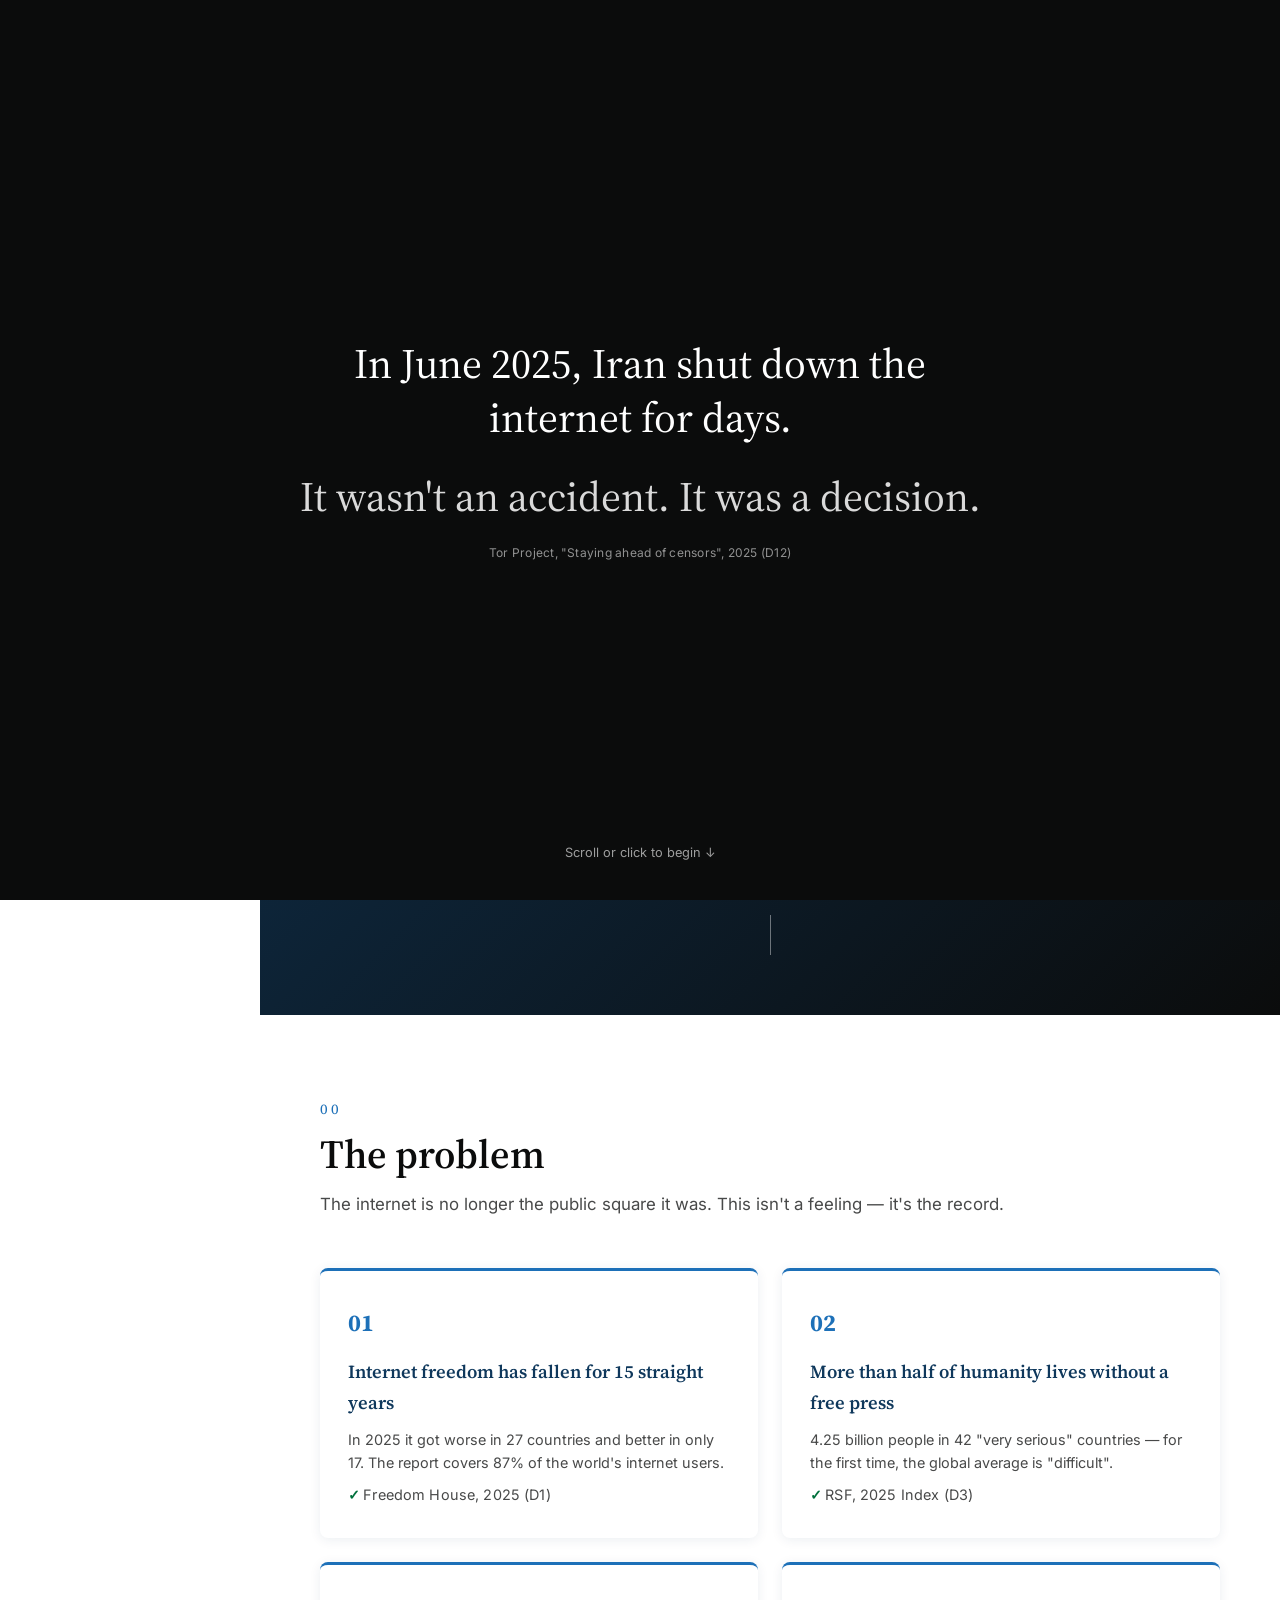
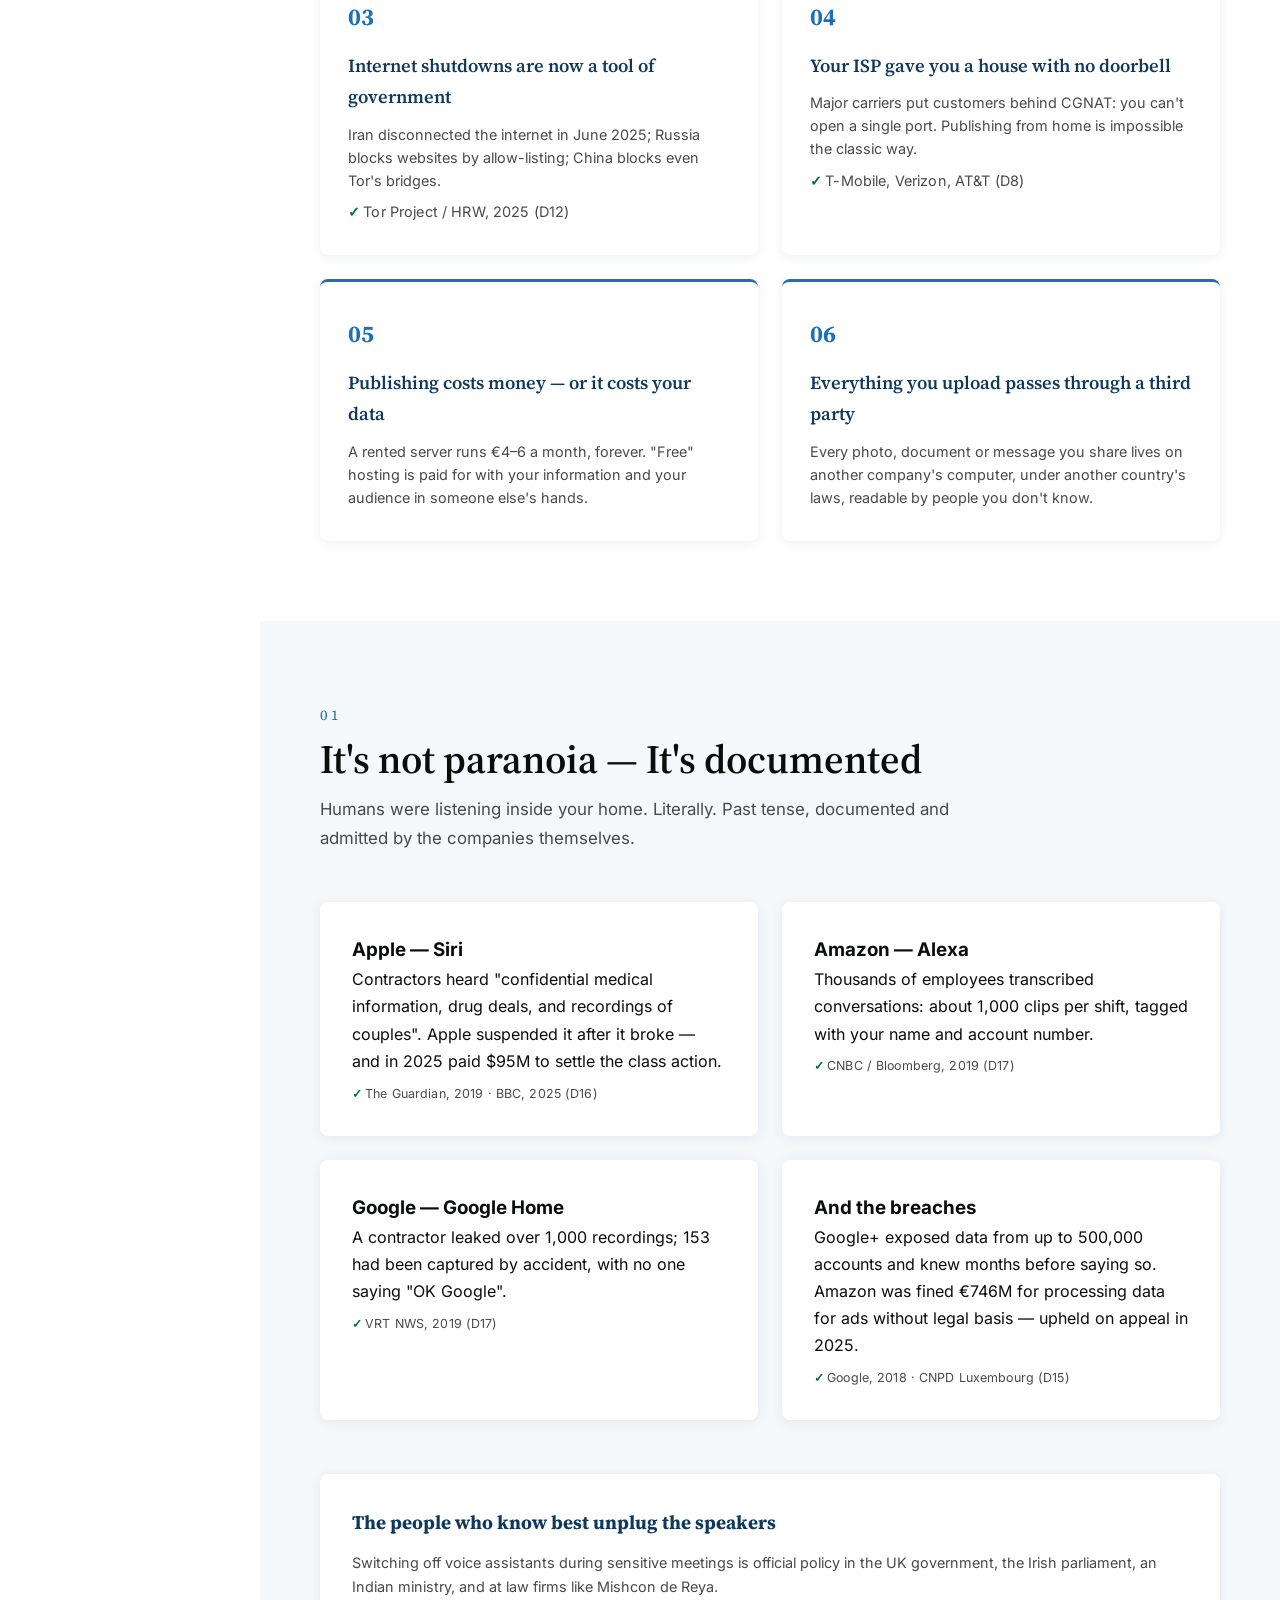
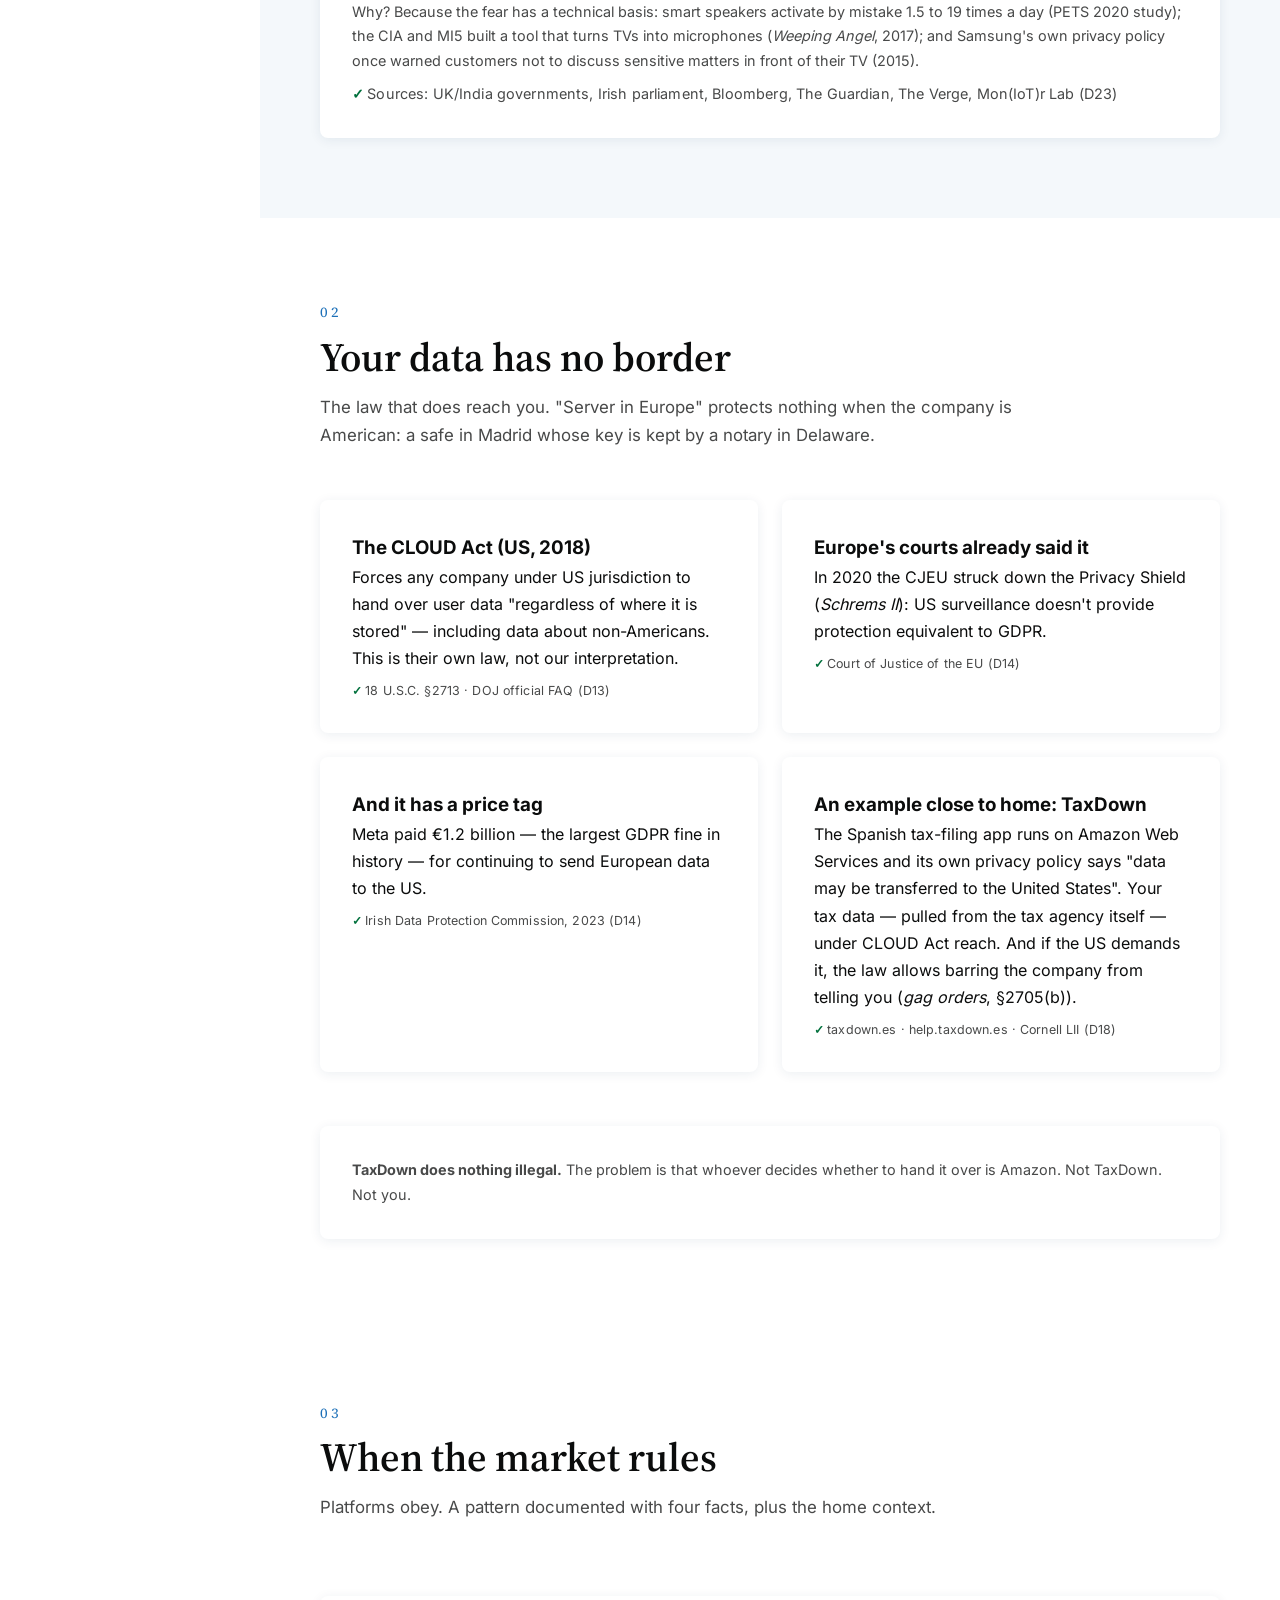
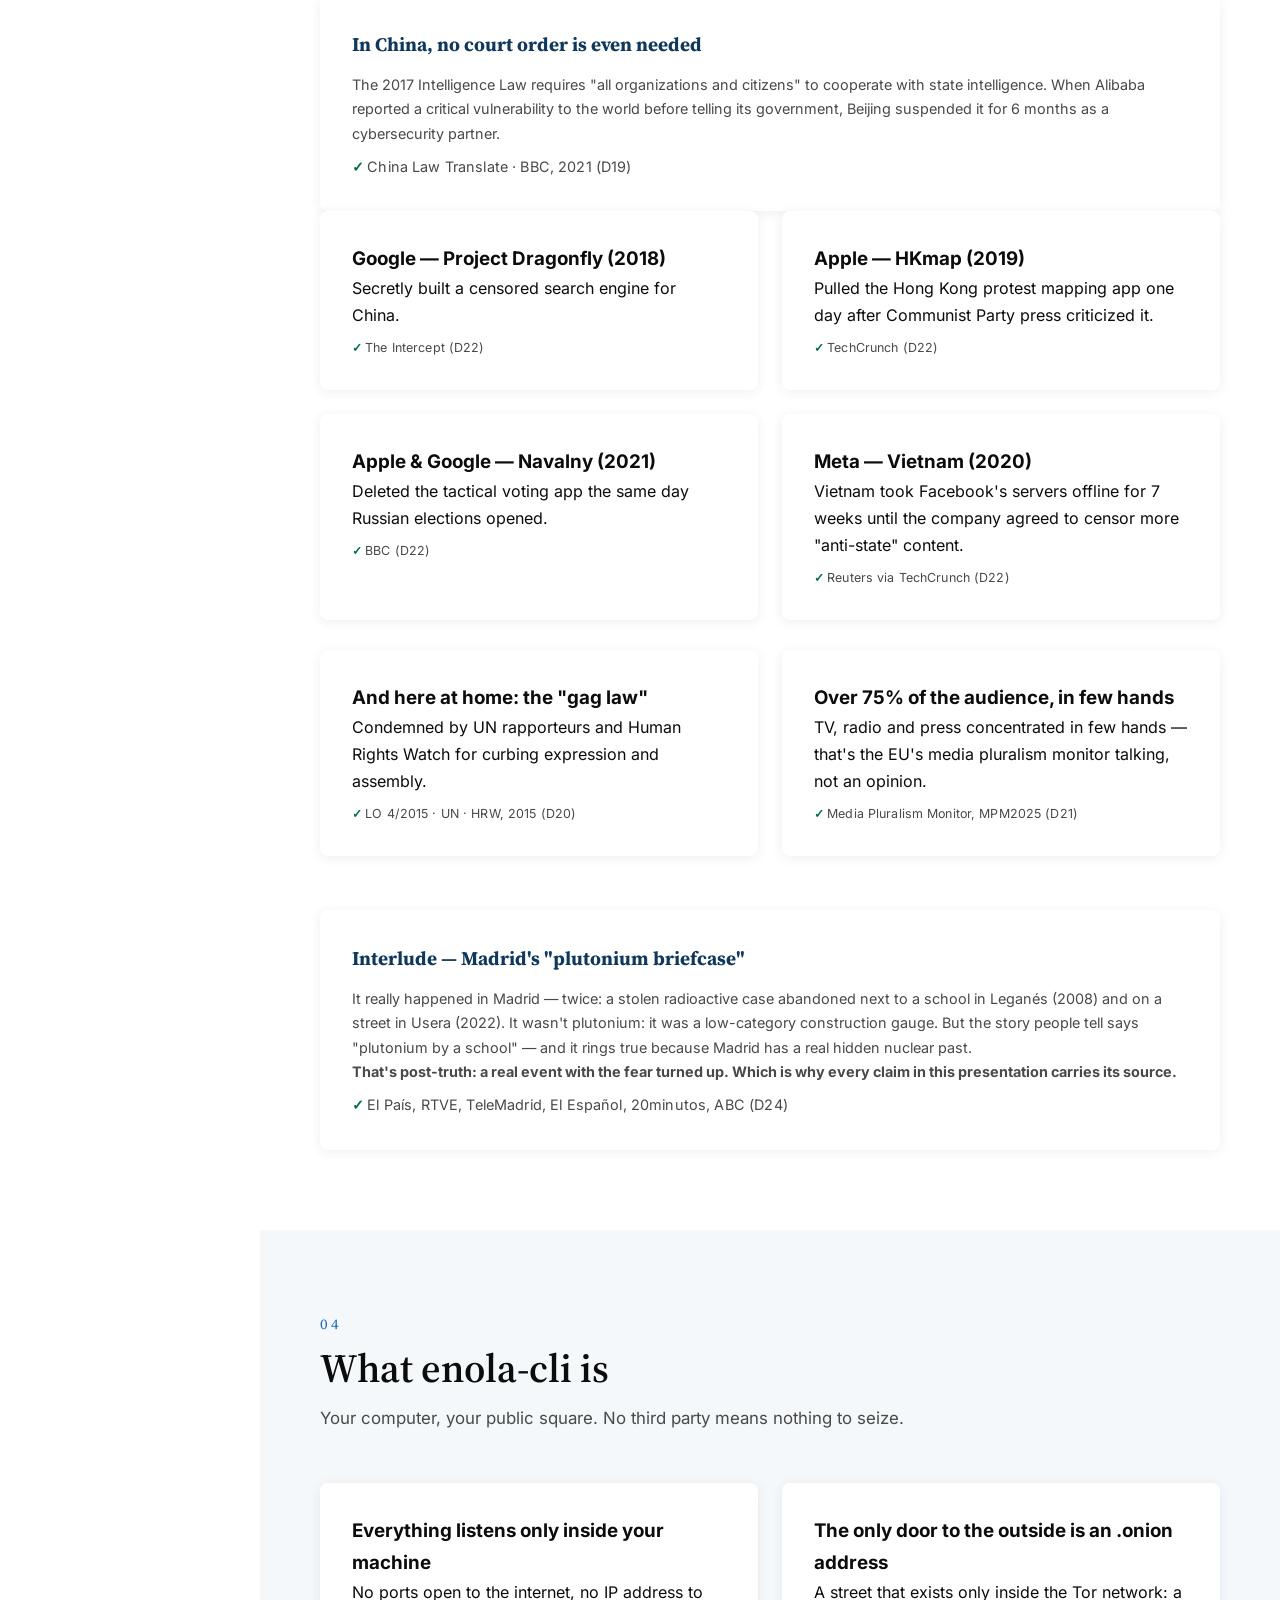
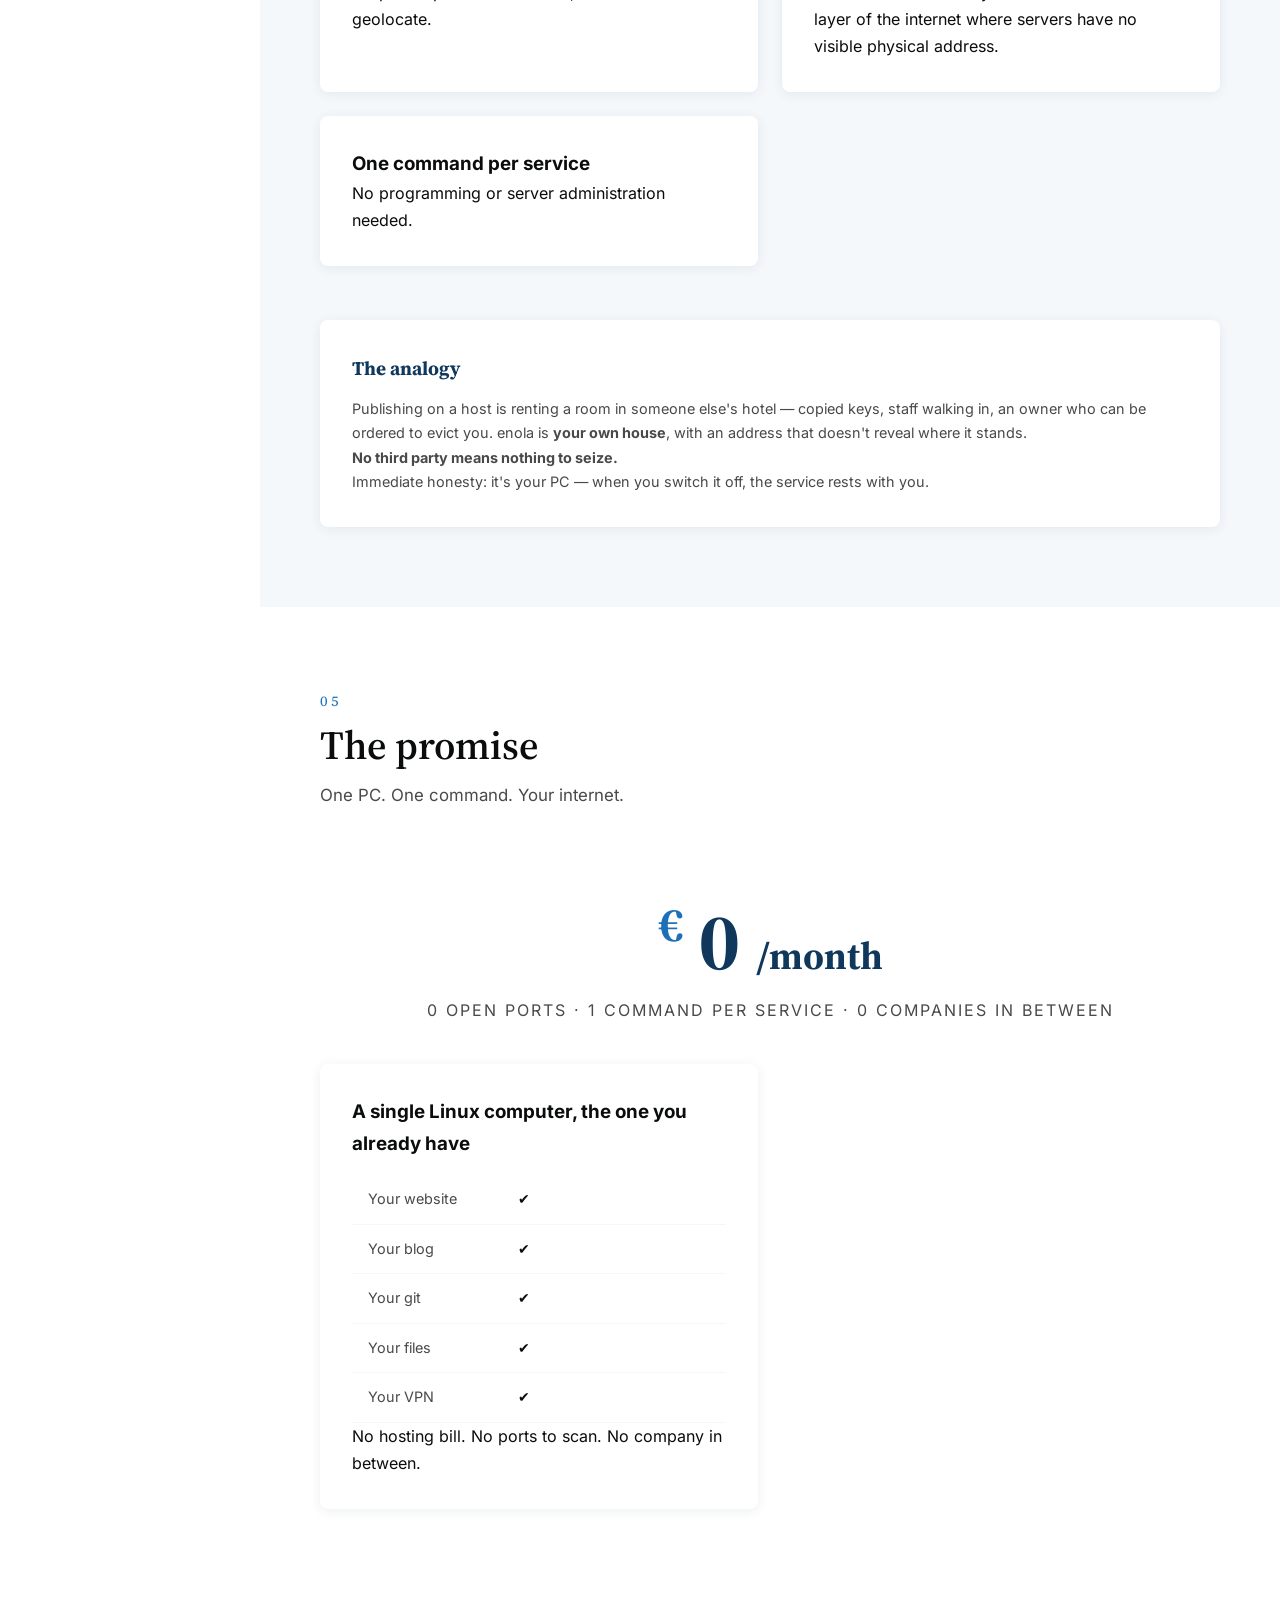
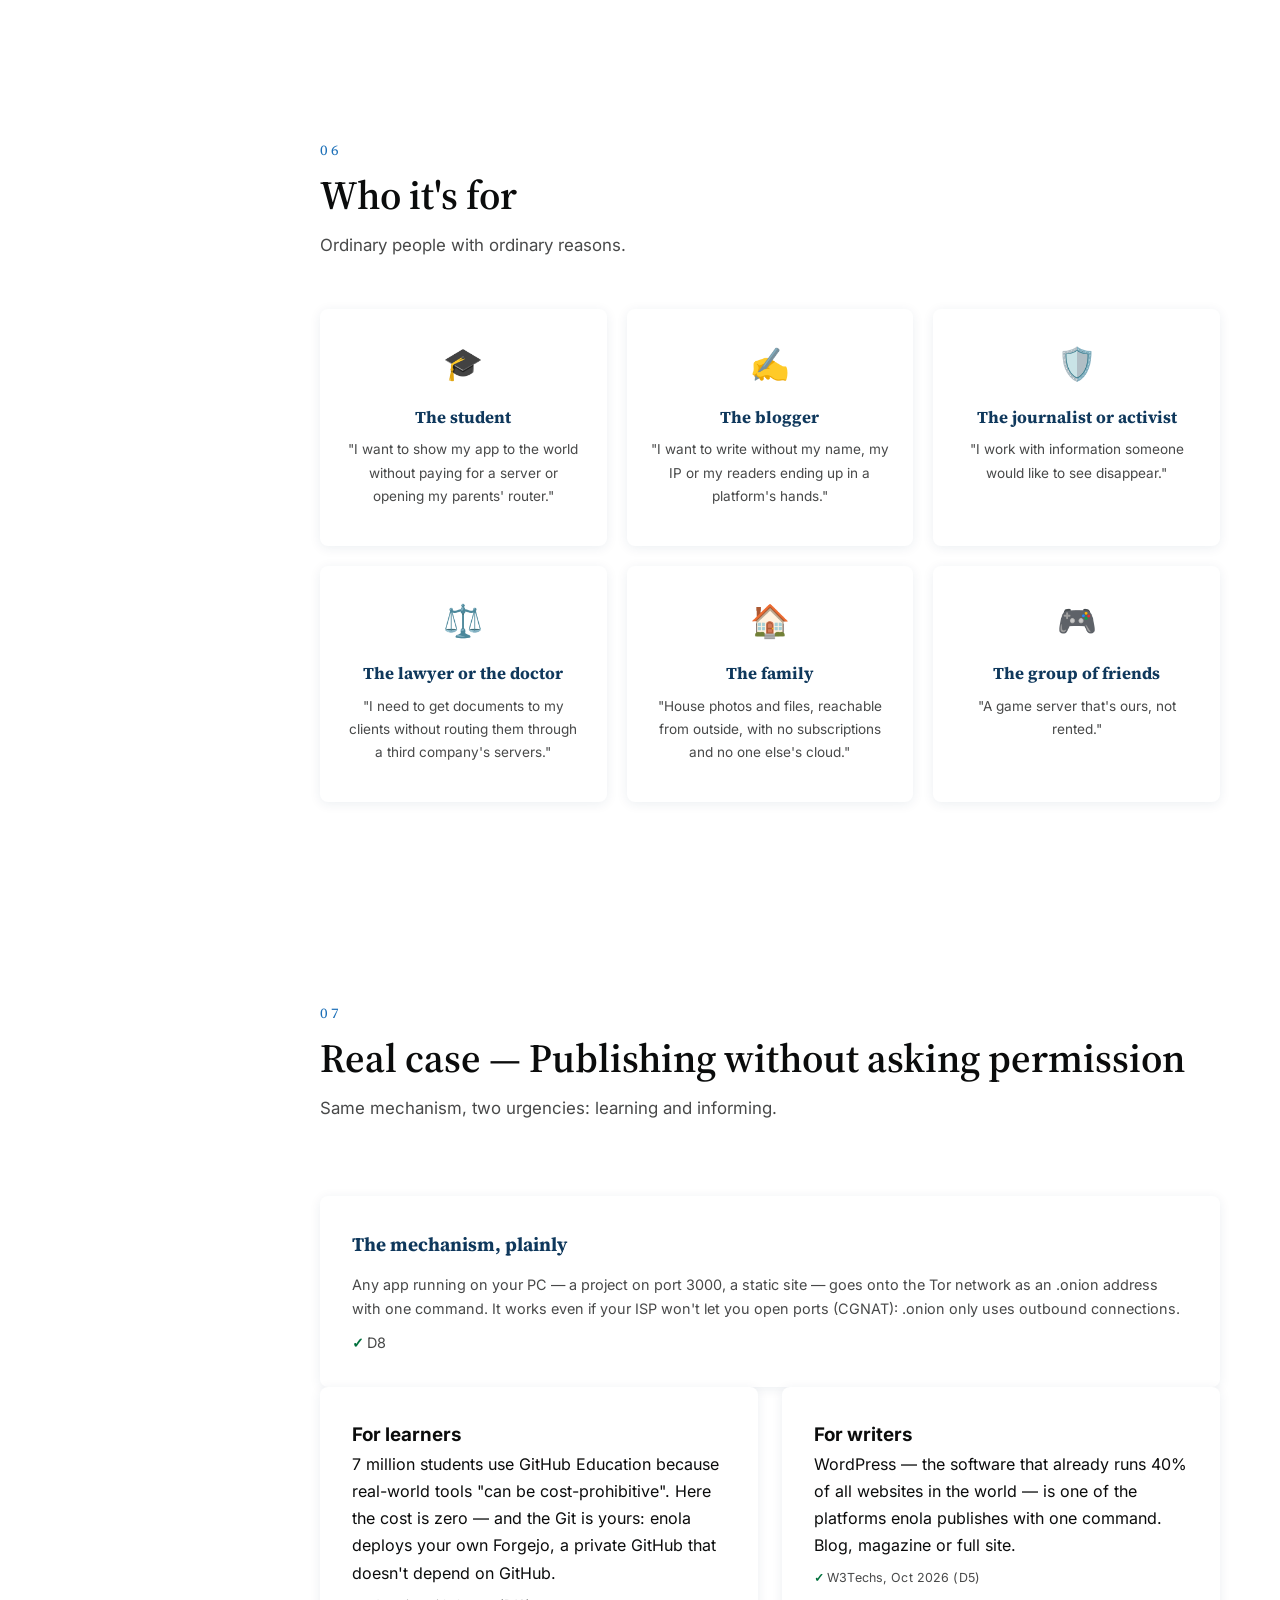
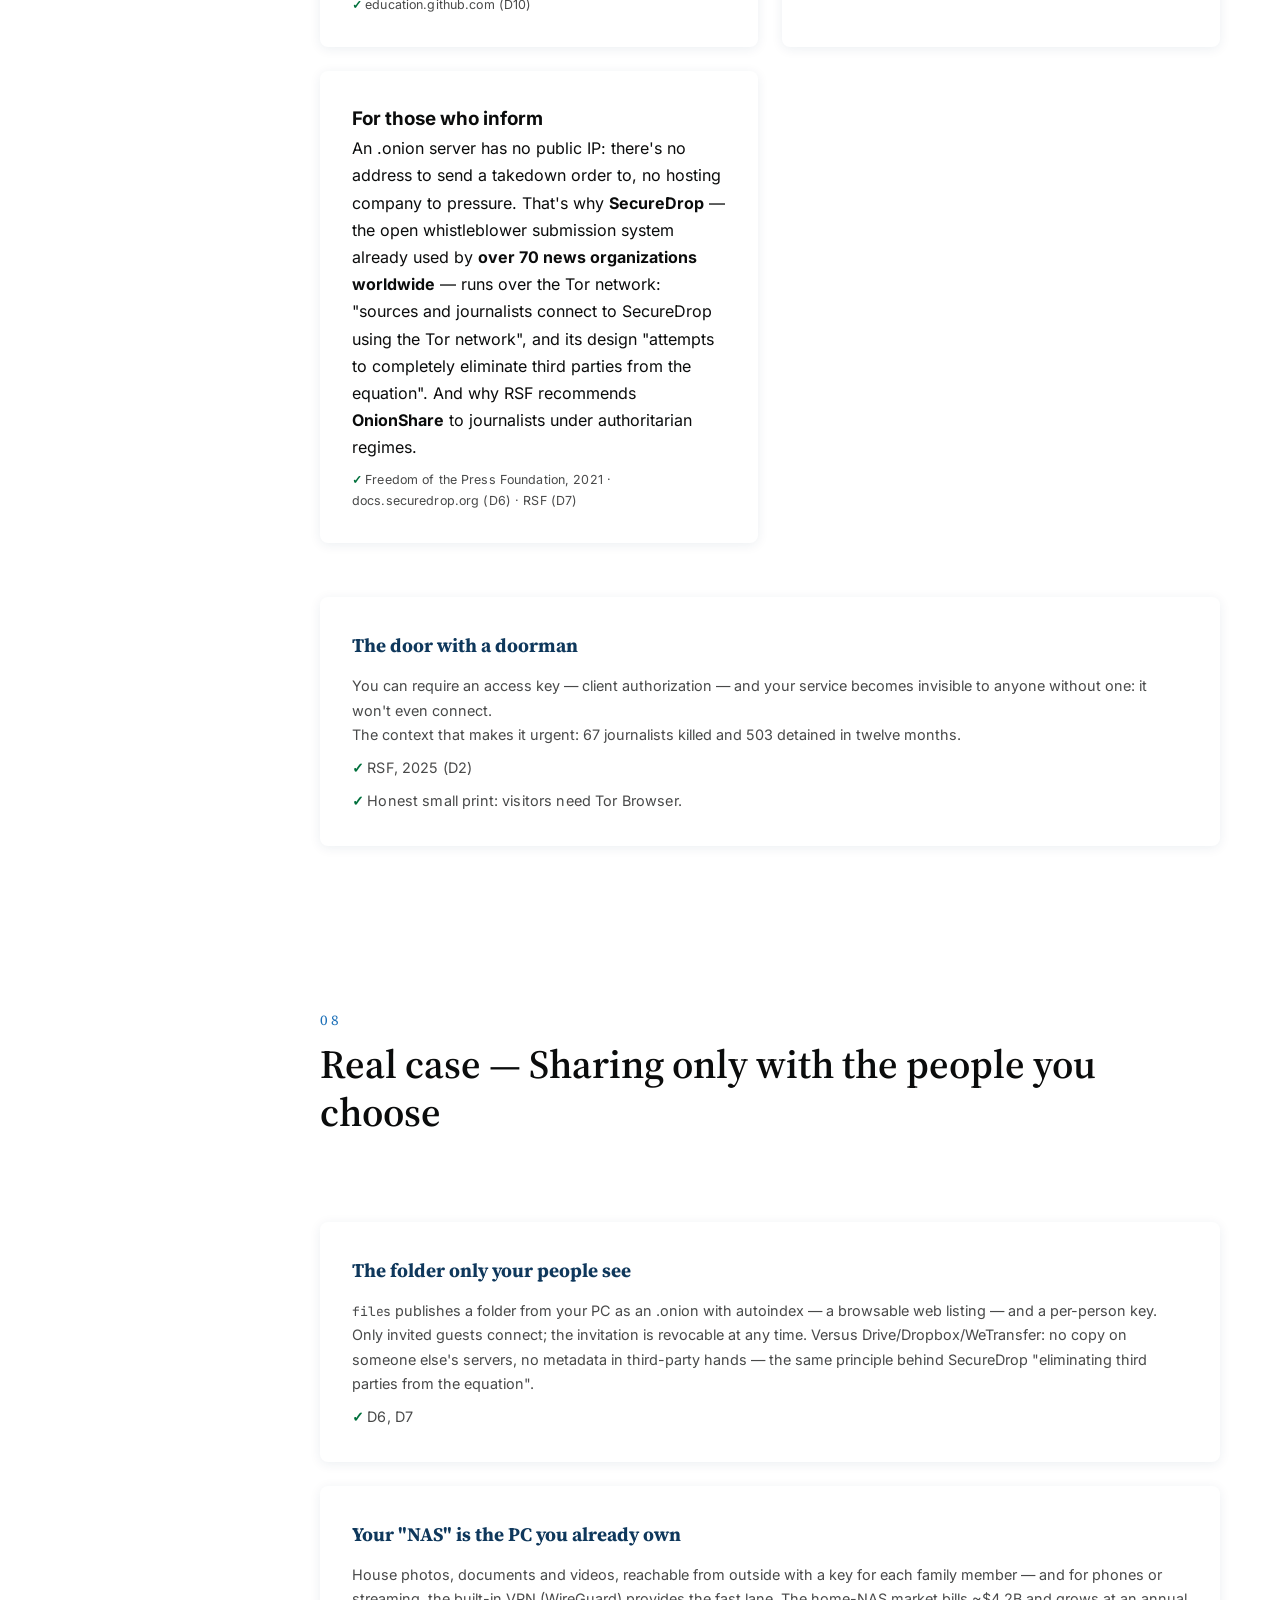
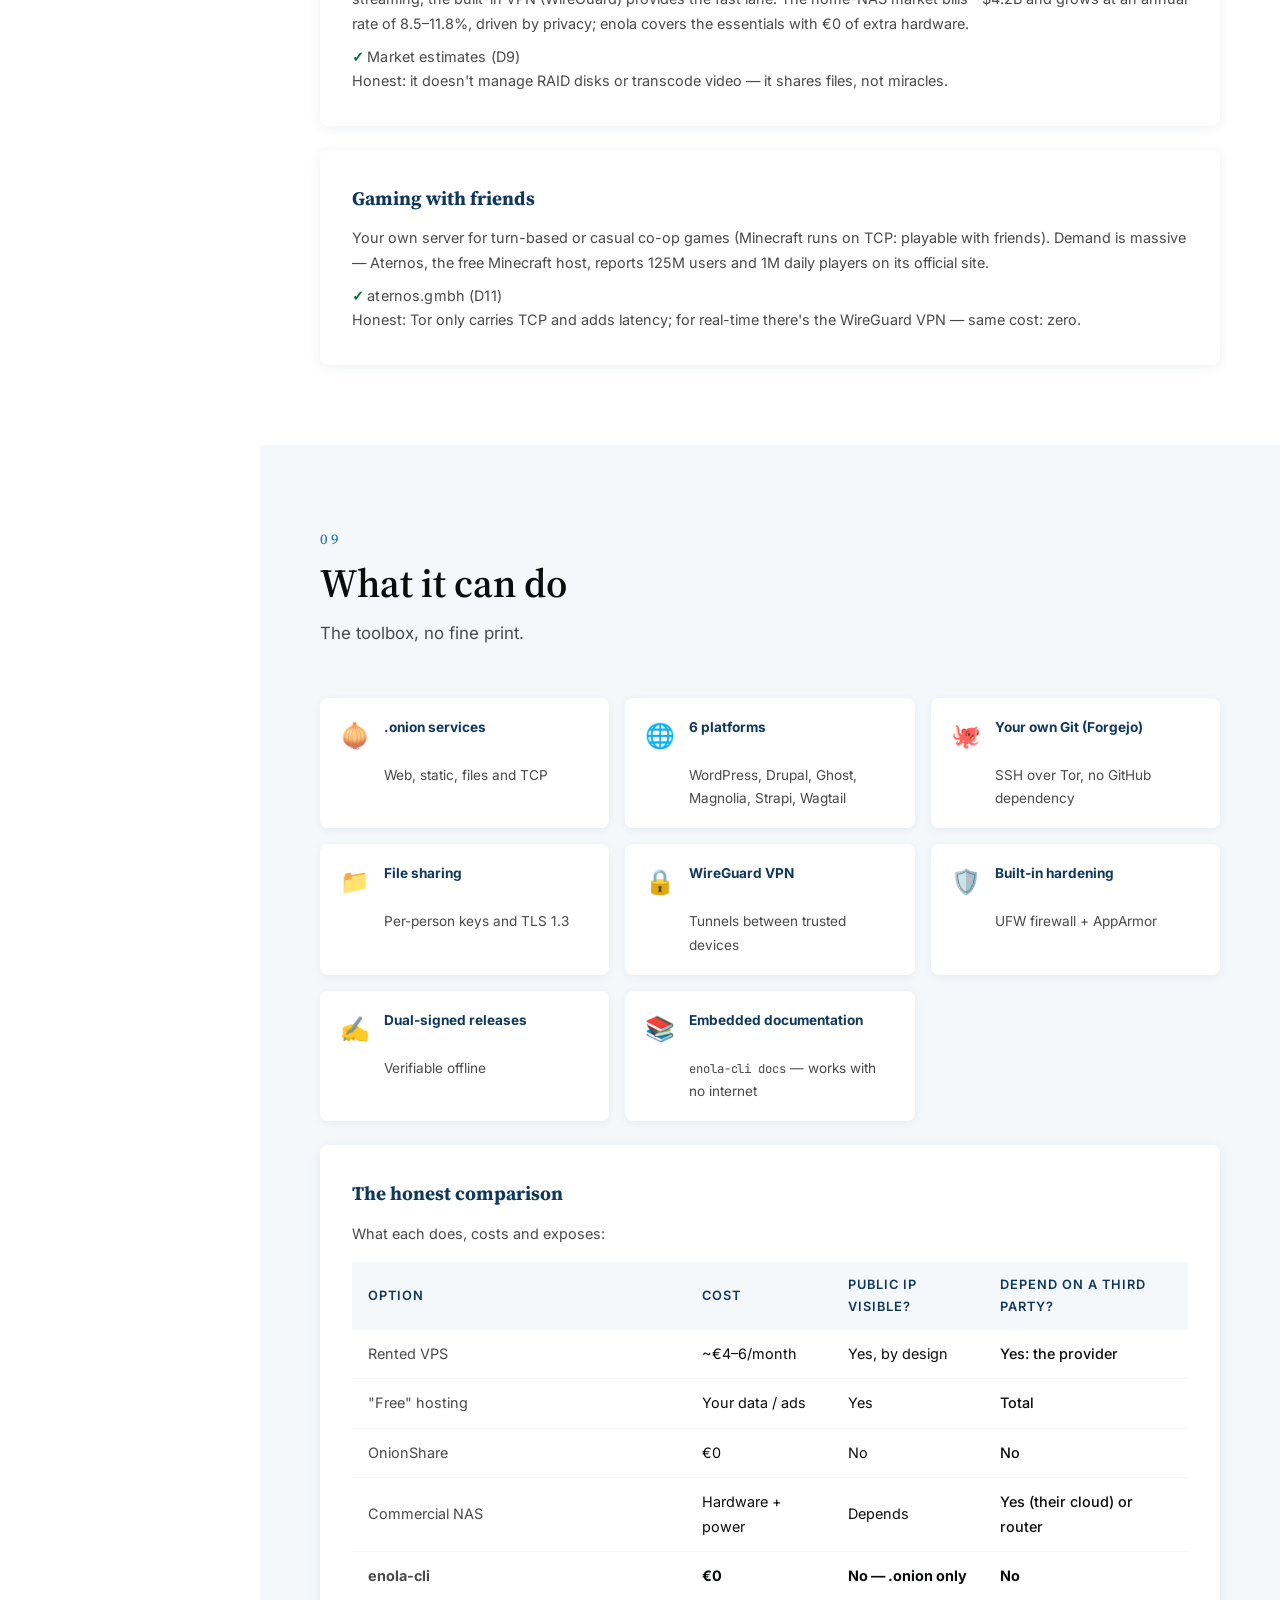
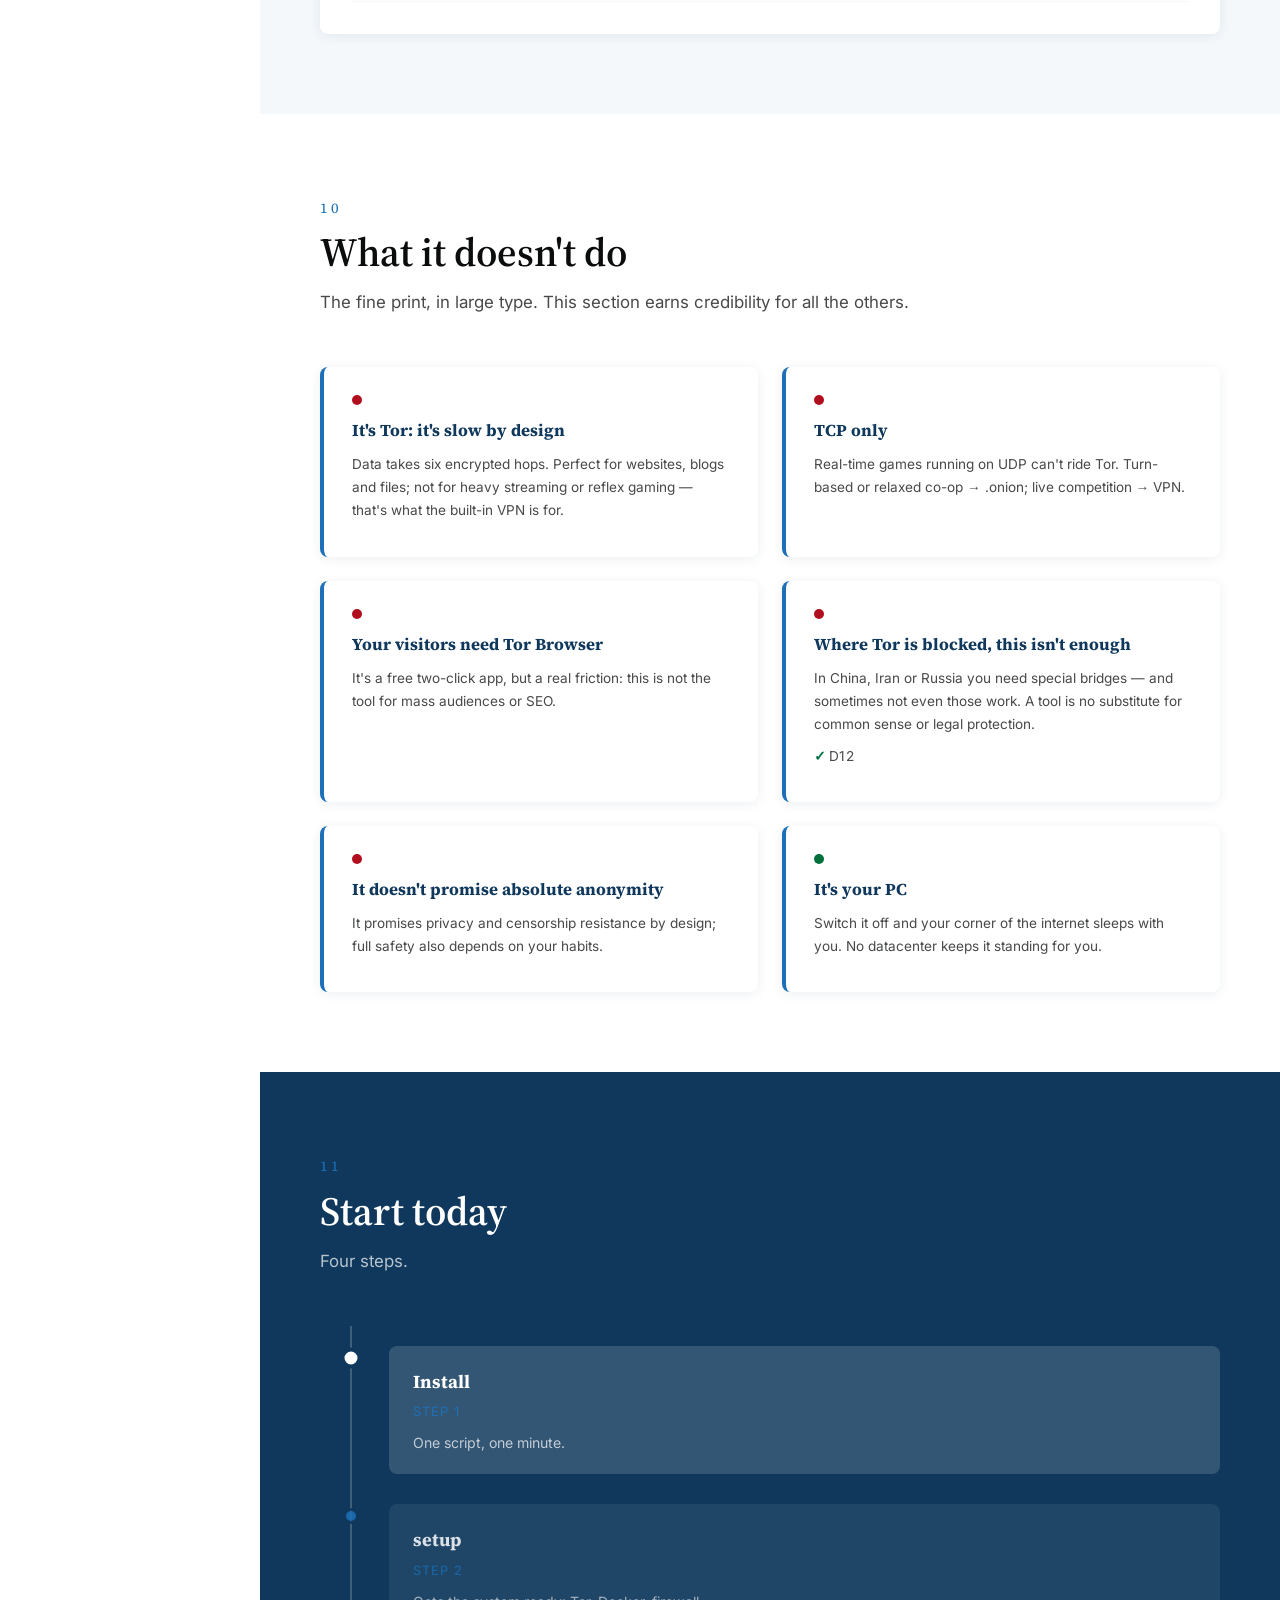
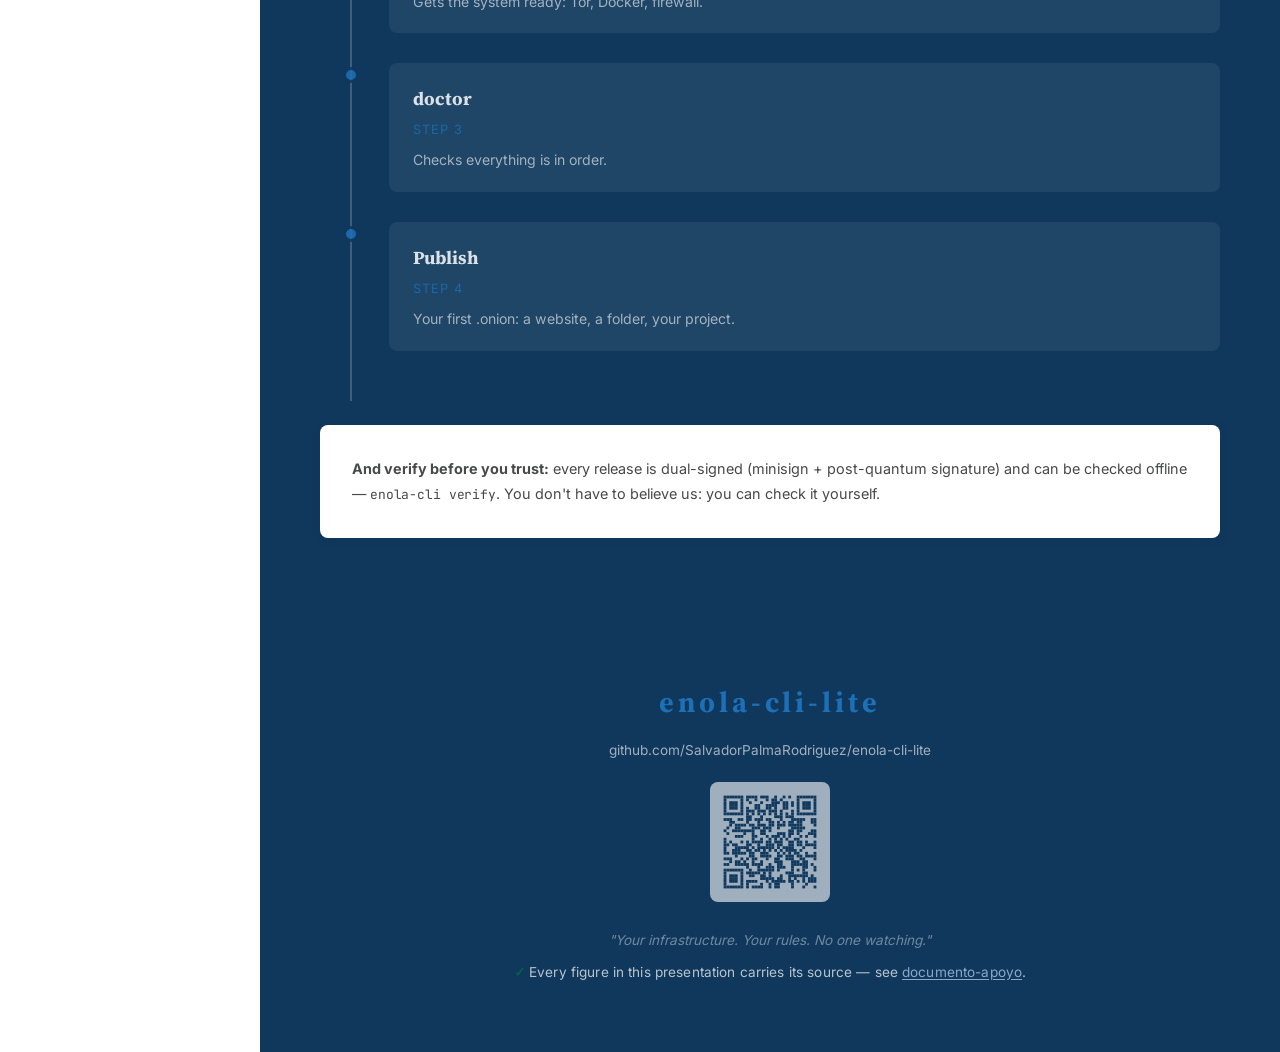
<file: index-en.html>
<!DOCTYPE html>
<html lang="en">
<head>
    <meta charset="UTF-8">
    <meta name="viewport" content="width=device-width, initial-scale=1.0">
    <title>enola-cli-lite — Your infrastructure. Your rules. No one watching.</title>
    <link rel="stylesheet" href="css/styles.css">
</head>
<body>

    <!-- Cold open -->
    <div class="cold-open" id="coldOpen" role="button" tabindex="0" aria-label="Begin">
        <p class="cold-line">In June 2025, Iran shut down the internet for days.</p>
        <p class="cold-line cold-line-2">It wasn't an accident. It was a decision.</p>
        <p class="cold-source">Tor Project, "Staying ahead of censors", 2025 (D12)</p>
        <p class="cold-hint">Scroll or click to begin ↓</p>
    </div>

    <!-- Progress bar -->
    <div class="progress-bar" id="progressBar"></div>

    <!-- Sidebar navigation -->
    <nav class="sidebar" id="sidebar">
        <div class="sidebar-header">
            <div class="sidebar-logo">enola-cli-lite</div>
            <div class="sidebar-subtitle">Your infrastructure. Your rules.</div>
        </div>
        <ul class="sidebar-nav">
            <li><a href="#portada" class="nav-link active" data-section="portada">Cover</a></li>
            <li><a href="#problema" class="nav-link" data-section="problema">00 · The problem</a></li>
            <li><a href="#paranoia" class="nav-link" data-section="paranoia">01 · Not paranoia</a></li>
            <li><a href="#frontera" class="nav-link" data-section="frontera">02 · No data border</a></li>
            <li><a href="#mercado" class="nav-link" data-section="mercado">03 · When the market rules</a></li>
            <li><a href="#que-es" class="nav-link" data-section="que-es">04 · What enola-cli is</a></li>
            <li><a href="#promesa" class="nav-link" data-section="promesa">05 · The promise</a></li>
            <li><a href="#perfiles" class="nav-link" data-section="perfiles">06 · Who it's for</a></li>
            <li><a href="#publicar" class="nav-link" data-section="publicar">07 · Publish</a></li>
            <li><a href="#compartir" class="nav-link" data-section="compartir">08 · Share</a></li>
            <li><a href="#capaz" class="nav-link" data-section="capaz">09 · What it can do</a></li>
            <li><a href="#limites" class="nav-link" data-section="limites">10 · What it doesn't</a></li>
            <li><a href="#empieza" class="nav-link" data-section="empieza">11 · Start today</a></li>
        </ul>
        <div class="sidebar-footer">
            <button class="btn-present" id="btnPresent" title="Presentation mode (F)">Present</button>
            <div class="lang-switch"><a href="index.html">ES</a> · <a href="index-en.html" class="lang-active">EN</a></div>
        </div>
    </nav>

    <!-- Mobile menu toggle -->
    <button class="menu-toggle" id="menuToggle" aria-label="Menu">
        <span></span><span></span><span></span>
    </button>

    <!-- Main content -->
    <main class="content" id="content">

        <!-- Cover -->
        <section class="section section-hero" id="portada">
            <div class="hero-overlay"></div>
            <div class="hero-content reveal">
                <p class="hero-eyebrow">enola-cli-lite</p>
                <h1 class="hero-title">Your infrastructure.<br>Your rules.<br><span class="hero-year">No one watching.</span></h1>
                <p class="hero-tagline">enola-cli turns any Linux PC into your own corner of the internet: your website, your blog, your files. No rented servers, no open ports, no IP address to give you away.</p>
                <div class="hero-stats">
                    <div class="hero-stat">
                        <span class="hero-stat-number" data-count="0">0</span>
                        <span class="hero-stat-label">ports open to the internet</span>
                    </div>
                    <div class="hero-stat">
                        <span class="hero-stat-number" data-count="6">0</span>
                        <span class="hero-stat-label">publishing platforms, one command each</span>
                    </div>
                    <div class="hero-stat">
                        <span class="hero-stat-number" data-count="1000000" data-prefix="≈">≈0</span>
                        <span class="hero-stat-label">active .onion addresses daily (Tor Metrics, 2025 · D4)</span>
                    </div>
                    <div class="hero-stat">
                        <span class="hero-stat-number" data-count="15">0</span>
                        <span class="hero-stat-label">consecutive years of declining internet freedom (D1)</span>
                    </div>
                </div>
                <div class="hero-scroll-hint">
                    <span>Scroll to begin</span>
                    <div class="scroll-arrow"></div>
                </div>
            </div>
        </section>

        <!-- 00 · The problem -->
        <section class="section" id="problema">
            <div class="section-header reveal">
                <span class="section-number">00</span>
                <h2 class="section-title">The problem</h2>
                <p class="section-intro">The internet is no longer the public square it was. This isn't a feeling — it's the record.</p>
            </div>
            <div class="pillars-grid">
                <div class="pillar-card reveal" style="--delay: 0s">
                    <div class="pillar-icon">01</div>
                    <h3>Internet freedom has fallen for 15 straight years</h3>
                    <p>In 2025 it got worse in 27 countries and better in only 17. The report covers 87% of the world's internet users.</p>
                    <p class="source">Freedom House, 2025 (D1)</p>
                </div>
                <div class="pillar-card reveal" style="--delay: 0.1s">
                    <div class="pillar-icon">02</div>
                    <h3>More than half of humanity lives without a free press</h3>
                    <p>4.25 billion people in 42 "very serious" countries — for the first time, the global average is "difficult".</p>
                    <p class="source">RSF, 2025 Index (D3)</p>
                </div>
                <div class="pillar-card reveal" style="--delay: 0.2s">
                    <div class="pillar-icon">03</div>
                    <h3>Internet shutdowns are now a tool of government</h3>
                    <p>Iran disconnected the internet in June 2025; Russia blocks websites by allow-listing; China blocks even Tor's bridges.</p>
                    <p class="source">Tor Project / HRW, 2025 (D12)</p>
                </div>
                <div class="pillar-card reveal" style="--delay: 0.3s">
                    <div class="pillar-icon">04</div>
                    <h3>Your ISP gave you a house with no doorbell</h3>
                    <p>Major carriers put customers behind CGNAT: you can't open a single port. Publishing from home is impossible the classic way.</p>
                    <p class="source">T-Mobile, Verizon, AT&amp;T (D8)</p>
                </div>
                <div class="pillar-card reveal" style="--delay: 0.4s">
                    <div class="pillar-icon">05</div>
                    <h3>Publishing costs money — or it costs your data</h3>
                    <p>A rented server runs €4–6 a month, forever. "Free" hosting is paid for with your information and your audience in someone else's hands.</p>
                </div>
                <div class="pillar-card reveal" style="--delay: 0.5s">
                    <div class="pillar-icon">06</div>
                    <h3>Everything you upload passes through a third party</h3>
                    <p>Every photo, document or message you share lives on another company's computer, under another country's laws, readable by people you don't know.</p>
                </div>
            </div>
        </section>

        <!-- 01 · Not paranoia -->
        <section class="section section-accent" id="paranoia">
            <div class="section-header reveal">
                <span class="section-number">01</span>
                <h2 class="section-title">It's not paranoia — It's documented</h2>
                <p class="section-intro">Humans were listening inside your home. Literally. Past tense, documented and admitted by the companies themselves.</p>
            </div>
            <div class="data-grid">
                <div class="data-card reveal">
                    <h3>Apple — Siri</h3>
                    <p>Contractors heard "confidential medical information, drug deals, and recordings of couples". Apple suspended it after it broke — and in 2025 paid $95M to settle the class action.</p>
                    <p class="source">The Guardian, 2019 · BBC, 2025 (D16)</p>
                </div>
                <div class="data-card reveal" style="--delay: 0.1s">
                    <h3>Amazon — Alexa</h3>
                    <p>Thousands of employees transcribed conversations: about 1,000 clips per shift, tagged with your name and account number.</p>
                    <p class="source">CNBC / Bloomberg, 2019 (D17)</p>
                </div>
                <div class="data-card reveal" style="--delay: 0.2s">
                    <h3>Google — Google Home</h3>
                    <p>A contractor leaked over 1,000 recordings; 153 had been captured by accident, with no one saying "OK Google".</p>
                    <p class="source">VRT NWS, 2019 (D17)</p>
                </div>
                <div class="data-card reveal" style="--delay: 0.3s">
                    <h3>And the breaches</h3>
                    <p>Google+ exposed data from up to 500,000 accounts and knew months before saying so. Amazon was fined €746M for processing data for ads without legal basis — upheld on appeal in 2025.</p>
                    <p class="source">Google, 2018 · CNPD Luxembourg (D15)</p>
                </div>
            </div>
            <div class="info-block reveal" style="--delay: 0.2s">
                <h3>The people who know best unplug the speakers</h3>
                <p>Switching off voice assistants during sensitive meetings is official policy in the UK government, the Irish parliament, an Indian ministry, and at law firms like Mishcon de Reya.</p>
                <p>Why? Because the fear has a technical basis: smart speakers activate by mistake 1.5 to 19 times a day (PETS 2020 study); the CIA and MI5 built a tool that turns TVs into microphones (<em>Weeping Angel</em>, 2017); and Samsung's own privacy policy once warned customers not to discuss sensitive matters in front of their TV (2015).</p>
                <p class="source">Sources: UK/India governments, Irish parliament, Bloomberg, The Guardian, The Verge, Mon(IoT)r Lab (D23)</p>
            </div>
        </section>

        <!-- 02 · No data border -->
        <section class="section" id="frontera">
            <div class="section-header reveal">
                <span class="section-number">02</span>
                <h2 class="section-title">Your data has no border</h2>
                <p class="section-intro">The law that does reach you. "Server in Europe" protects nothing when the company is American: a safe in Madrid whose key is kept by a notary in Delaware.</p>
            </div>
            <div class="data-grid">
                <div class="data-card reveal">
                    <h3>The CLOUD Act (US, 2018)</h3>
                    <p>Forces any company under US jurisdiction to hand over user data "regardless of where it is stored" — including data about non-Americans. This is their own law, not our interpretation.</p>
                    <p class="source">18 U.S.C. §2713 · DOJ official FAQ (D13)</p>
                </div>
                <div class="data-card reveal" style="--delay: 0.1s">
                    <h3>Europe's courts already said it</h3>
                    <p>In 2020 the CJEU struck down the Privacy Shield (<em>Schrems II</em>): US surveillance doesn't provide protection equivalent to GDPR.</p>
                    <p class="source">Court of Justice of the EU (D14)</p>
                </div>
                <div class="data-card reveal" style="--delay: 0.2s">
                    <h3>And it has a price tag</h3>
                    <p>Meta paid €1.2 billion — the largest GDPR fine in history — for continuing to send European data to the US.</p>
                    <p class="source">Irish Data Protection Commission, 2023 (D14)</p>
                </div>
                <div class="data-card reveal" style="--delay: 0.3s">
                    <h3>An example close to home: TaxDown</h3>
                    <p>The Spanish tax-filing app runs on Amazon Web Services and its own privacy policy says "data may be transferred to the United States". Your tax data — pulled from the tax agency itself — under CLOUD Act reach. And if the US demands it, the law allows barring the company from telling you (<em>gag orders</em>, §2705(b)).</p>
                    <p class="source">taxdown.es · help.taxdown.es · Cornell LII (D18)</p>
                </div>
            </div>
            <div class="info-block reveal" style="--delay: 0.3s">
                <p><strong>TaxDown does nothing illegal.</strong> The problem is that whoever decides whether to hand it over is Amazon. Not TaxDown. Not you.</p>
            </div>
        </section>

        <!-- 03 · When the market rules -->
        <section class="section" id="mercado">
            <div class="section-header reveal">
                <span class="section-number">03</span>
                <h2 class="section-title">When the market rules</h2>
                <p class="section-intro">Platforms obey. A pattern documented with four facts, plus the home context.</p>
            </div>
            <div class="info-block reveal">
                <h3>In China, no court order is even needed</h3>
                <p>The 2017 Intelligence Law requires "all organizations and citizens" to cooperate with state intelligence. When Alibaba reported a critical vulnerability to the world before telling its government, Beijing suspended it for 6 months as a cybersecurity partner.</p>
                <p class="source">China Law Translate · BBC, 2021 (D19)</p>
            </div>
            <div class="data-grid">
                <div class="data-card reveal">
                    <h3>Google — Project Dragonfly (2018)</h3>
                    <p>Secretly built a censored search engine for China.</p>
                    <p class="source">The Intercept (D22)</p>
                </div>
                <div class="data-card reveal" style="--delay: 0.1s">
                    <h3>Apple — HKmap (2019)</h3>
                    <p>Pulled the Hong Kong protest mapping app one day after Communist Party press criticized it.</p>
                    <p class="source">TechCrunch (D22)</p>
                </div>
                <div class="data-card reveal" style="--delay: 0.2s">
                    <h3>Apple &amp; Google — Navalny (2021)</h3>
                    <p>Deleted the tactical voting app the same day Russian elections opened.</p>
                    <p class="source">BBC (D22)</p>
                </div>
                <div class="data-card reveal" style="--delay: 0.3s">
                    <h3>Meta — Vietnam (2020)</h3>
                    <p>Vietnam took Facebook's servers offline for 7 weeks until the company agreed to censor more "anti-state" content.</p>
                    <p class="source">Reuters via TechCrunch (D22)</p>
                </div>
            </div>
            <div class="data-grid">
                <div class="data-card reveal">
                    <h3>And here at home: the "gag law"</h3>
                    <p>Condemned by UN rapporteurs and Human Rights Watch for curbing expression and assembly.</p>
                    <p class="source">LO 4/2015 · UN · HRW, 2015 (D20)</p>
                </div>
                <div class="data-card reveal" style="--delay: 0.1s">
                    <h3>Over 75% of the audience, in few hands</h3>
                    <p>TV, radio and press concentrated in few hands — that's the EU's media pluralism monitor talking, not an opinion.</p>
                    <p class="source">Media Pluralism Monitor, MPM2025 (D21)</p>
                </div>
            </div>
            <div class="info-block reveal" style="--delay: 0.2s">
                <h3>Interlude — Madrid's "plutonium briefcase"</h3>
                <p>It really happened in Madrid — twice: a stolen radioactive case abandoned next to a school in Leganés (2008) and on a street in Usera (2022). It wasn't plutonium: it was a low-category construction gauge. But the story people tell says "plutonium by a school" — and it rings true because Madrid has a real hidden nuclear past.</p>
                <p><strong>That's post-truth: a real event with the fear turned up. Which is why every claim in this presentation carries its source.</strong></p>
                <p class="source">El País, RTVE, TeleMadrid, El Español, 20minutos, ABC (D24)</p>
            </div>
        </section>

        <!-- 04 · What enola-cli is -->
        <section class="section section-accent" id="que-es">
            <div class="section-header reveal">
                <span class="section-number">04</span>
                <h2 class="section-title">What enola-cli is</h2>
                <p class="section-intro">Your computer, your public square. No third party means nothing to seize.</p>
            </div>
            <div class="data-grid">
                <div class="data-card reveal">
                    <h3>Everything listens only inside your machine</h3>
                    <p>No ports open to the internet, no IP address to geolocate.</p>
                </div>
                <div class="data-card reveal" style="--delay: 0.1s">
                    <h3>The only door to the outside is an .onion address</h3>
                    <p>A street that exists only inside the Tor network: a layer of the internet where servers have no visible physical address.</p>
                </div>
                <div class="data-card reveal" style="--delay: 0.2s">
                    <h3>One command per service</h3>
                    <p>No programming or server administration needed.</p>
                </div>
            </div>
            <div class="info-block reveal" style="--delay: 0.2s">
                <h3>The analogy</h3>
                <p>Publishing on a host is renting a room in someone else's hotel — copied keys, staff walking in, an owner who can be ordered to evict you. enola is <strong>your own house</strong>, with an address that doesn't reveal where it stands.</p>
                <p><strong>No third party means nothing to seize.</strong></p>
                <p>Immediate honesty: it's your PC — when you switch it off, the service rests with you.</p>
            </div>
        </section>

        <!-- 05 · The promise -->
        <section class="section" id="promesa">
            <div class="section-header reveal">
                <span class="section-number">05</span>
                <h2 class="section-title">The promise</h2>
                <p class="section-intro">One PC. One command. Your internet.</p>
            </div>
            <div class="objective-display reveal">
                <div class="objective-amount">
                    <span class="objective-currency">€</span>
                    <span class="objective-number">0</span>
                    <span style="font-size:2.4rem; vertical-align: baseline;">/month</span>
                </div>
                <p class="objective-label">0 open ports · 1 command per service · 0 companies in between</p>
            </div>
            <div class="data-grid">
                <div class="data-card reveal">
                    <h3>A single Linux computer, the one you already have</h3>
                    <table class="data-table full-width">
                        <tr><td>Your website</td><td>✔</td></tr>
                        <tr><td>Your blog</td><td>✔</td></tr>
                        <tr><td>Your git</td><td>✔</td></tr>
                        <tr><td>Your files</td><td>✔</td></tr>
                        <tr><td>Your VPN</td><td>✔</td></tr>
                    </table>
                    <p>No hosting bill. No ports to scan. No company in between.</p>
                </div>
            </div>
        </section>

        <!-- 06 · Who it's for -->
        <section class="section" id="perfiles">
            <div class="section-header reveal">
                <span class="section-number">06</span>
                <h2 class="section-title">Who it's for</h2>
                <p class="section-intro">Ordinary people with ordinary reasons.</p>
            </div>
            <div class="motivation-grid">
                <div class="motivation-card reveal"><div class="mot-icon">🎓</div><h3>The student</h3><p>"I want to show my app to the world without paying for a server or opening my parents' router."</p></div>
                <div class="motivation-card reveal" style="--delay: 0.1s"><div class="mot-icon">✍️</div><h3>The blogger</h3><p>"I want to write without my name, my IP or my readers ending up in a platform's hands."</p></div>
                <div class="motivation-card reveal" style="--delay: 0.2s"><div class="mot-icon">🛡️</div><h3>The journalist or activist</h3><p>"I work with information someone would like to see disappear."</p></div>
                <div class="motivation-card reveal" style="--delay: 0.3s"><div class="mot-icon">⚖️</div><h3>The lawyer or the doctor</h3><p>"I need to get documents to my clients without routing them through a third company's servers."</p></div>
                <div class="motivation-card reveal" style="--delay: 0.4s"><div class="mot-icon">🏠</div><h3>The family</h3><p>"House photos and files, reachable from outside, with no subscriptions and no one else's cloud."</p></div>
                <div class="motivation-card reveal" style="--delay: 0.5s"><div class="mot-icon">🎮</div><h3>The group of friends</h3><p>"A game server that's ours, not rented."</p></div>
            </div>
        </section>

        <!-- 07 · Publishing without asking permission -->
        <section class="section" id="publicar">
            <div class="section-header reveal">
                <span class="section-number">07</span>
                <h2 class="section-title">Real case — Publishing without asking permission</h2>
                <p class="section-intro">Same mechanism, two urgencies: learning and informing.</p>
            </div>
            <div class="info-block reveal">
                <h3>The mechanism, plainly</h3>
                <p>Any app running on your PC — a project on port 3000, a static site — goes onto the Tor network as an .onion address with one command. It works even if your ISP won't let you open ports (CGNAT): .onion only uses outbound connections.</p>
                <p class="source">D8</p>
            </div>
            <div class="data-grid">
                <div class="data-card reveal">
                    <h3>For learners</h3>
                    <p>7 million students use GitHub Education because real-world tools "can be cost-prohibitive". Here the cost is zero — and the Git is yours: enola deploys your own Forgejo, a private GitHub that doesn't depend on GitHub.</p>
                    <p class="source">education.github.com (D10)</p>
                </div>
                <div class="data-card reveal" style="--delay: 0.1s">
                    <h3>For writers</h3>
                    <p>WordPress — the software that already runs 40% of all websites in the world — is one of the platforms enola publishes with one command. Blog, magazine or full site.</p>
                    <p class="source">W3Techs, Oct 2026 (D5)</p>
                </div>
                <div class="data-card reveal" style="--delay: 0.2s">
                    <h3>For those who inform</h3>
                    <p>An .onion server has no public IP: there's no address to send a takedown order to, no hosting company to pressure. That's why <strong>SecureDrop</strong> — the open whistleblower submission system already used by <strong>over 70 news organizations worldwide</strong> — runs over the Tor network: "sources and journalists connect to SecureDrop using the Tor network", and its design "attempts to completely eliminate third parties from the equation". And why RSF recommends <strong>OnionShare</strong> to journalists under authoritarian regimes.</p>
                    <p class="source">Freedom of the Press Foundation, 2021 · docs.securedrop.org (D6) · RSF (D7)</p>
                </div>
            </div>
            <div class="info-block reveal" style="--delay: 0.2s">
                <h3>The door with a doorman</h3>
                <p>You can require an access key — client authorization — and your service becomes invisible to anyone without one: it won't even connect.</p>
                <p>The context that makes it urgent: 67 journalists killed and 503 detained in twelve months.</p>
                <p class="source">RSF, 2025 (D2)</p>
                <p class="source">Honest small print: visitors need Tor Browser.</p>
            </div>
        </section>

        <!-- 08 · Sharing only with the people you choose -->
        <section class="section" id="compartir">
            <div class="section-header reveal">
                <span class="section-number">08</span>
                <h2 class="section-title">Real case — Sharing only with the people you choose</h2>
            </div>
            <div class="info-block reveal">
                <h3>The folder only your people see</h3>
                <p><span class="onion">files</span> publishes a folder from your PC as an .onion with autoindex — a browsable web listing — and a per-person key. Only invited guests connect; the invitation is revocable at any time. Versus Drive/Dropbox/WeTransfer: no copy on someone else's servers, no metadata in third-party hands — the same principle behind SecureDrop "eliminating third parties from the equation".</p>
                <p class="source">D6, D7</p>
            </div>
            <div class="info-block reveal" style="--delay: 0.1s">
                <h3>Your "NAS" is the PC you already own</h3>
                <p>House photos, documents and videos, reachable from outside with a key for each family member — and for phones or streaming, the built-in VPN (WireGuard) provides the fast lane. The home-NAS market bills ~$4.2B and grows at an annual rate of 8.5–11.8%, driven by privacy; enola covers the essentials with €0 of extra hardware.</p>
                <p class="source">Market estimates (D9)</p>
                <p>Honest: it doesn't manage RAID disks or transcode video — it shares files, not miracles.</p>
            </div>
            <div class="info-block reveal" style="--delay: 0.2s">
                <h3>Gaming with friends</h3>
                <p>Your own server for turn-based or casual co-op games (Minecraft runs on TCP: playable with friends). Demand is massive — Aternos, the free Minecraft host, reports 125M users and 1M daily players on its official site.</p>
                <p class="source">aternos.gmbh (D11)</p>
                <p>Honest: Tor only carries TCP and adds latency; for real-time there's the WireGuard VPN — same cost: zero.</p>
            </div>
        </section>

        <!-- 09 · What it can do -->
        <section class="section section-accent" id="capaz">
            <div class="section-header reveal">
                <span class="section-number">09</span>
                <h2 class="section-title">What it can do</h2>
                <p class="section-intro">The toolbox, no fine print.</p>
            </div>
            <div class="tools-grid reveal">
                <div class="tools-list">
                    <div class="tool-item"><span class="tool-icon">🧅</span><div><strong>.onion services</strong><br>Web, static, files and TCP</div></div>
                    <div class="tool-item"><span class="tool-icon">🌐</span><div><strong>6 platforms</strong><br>WordPress, Drupal, Ghost, Magnolia, Strapi, Wagtail</div></div>
                    <div class="tool-item"><span class="tool-icon">🐙</span><div><strong>Your own Git (Forgejo)</strong><br>SSH over Tor, no GitHub dependency</div></div>
                    <div class="tool-item"><span class="tool-icon">📁</span><div><strong>File sharing</strong><br>Per-person keys and TLS 1.3</div></div>
                    <div class="tool-item"><span class="tool-icon">🔒</span><div><strong>WireGuard VPN</strong><br>Tunnels between trusted devices</div></div>
                    <div class="tool-item"><span class="tool-icon">🛡️</span><div><strong>Built-in hardening</strong><br>UFW firewall + AppArmor</div></div>
                    <div class="tool-item"><span class="tool-icon">✍️</span><div><strong>Dual-signed releases</strong><br>Verifiable offline</div></div>
                    <div class="tool-item"><span class="tool-icon">📚</span><div><strong>Embedded documentation</strong><br><span class="onion">enola-cli docs</span> — works with no internet</div></div>
                </div>
            </div>
            <div class="info-block reveal" style="--delay: 0.2s">
                <h3>The honest comparison</h3>
                <p>What each does, costs and exposes:</p>
                <table class="data-table full-width">
                    <thead><tr><th>Option</th><th>Cost</th><th>Public IP visible?</th><th>Depend on a third party?</th></tr></thead>
                    <tbody>
                        <tr><td>Rented VPS</td><td>~€4–6/month</td><td>Yes, by design</td><td>Yes: the provider</td></tr>
                        <tr><td>"Free" hosting</td><td>Your data / ads</td><td>Yes</td><td>Total</td></tr>
                        <tr><td>OnionShare</td><td>€0</td><td>No</td><td>No</td></tr>
                        <tr><td>Commercial NAS</td><td>Hardware + power</td><td>Depends</td><td>Yes (their cloud) or router</td></tr>
                        <tr><td><strong>enola-cli</strong></td><td><strong>€0</strong></td><td><strong>No — .onion only</strong></td><td><strong>No</strong></td></tr>
                    </tbody>
                </table>
            </div>
        </section>

        <!-- 10 · What it doesn't do -->
        <section class="section" id="limites">
            <div class="section-header reveal">
                <span class="section-number">10</span>
                <h2 class="section-title">What it doesn't do</h2>
                <p class="section-intro">The fine print, in large type. This section earns credibility for all the others.</p>
            </div>
            <div class="risks-grid">
                <div class="risk-card reveal"><div class="risk-indicators"><span class="risk-dot risk-high"></span></div><h3>It's Tor: it's slow by design</h3><p>Data takes six encrypted hops. Perfect for websites, blogs and files; not for heavy streaming or reflex gaming — that's what the built-in VPN is for.</p></div>
                <div class="risk-card reveal" style="--delay: 0.1s"><div class="risk-indicators"><span class="risk-dot risk-medium"></span></div><h3>TCP only</h3><p>Real-time games running on UDP can't ride Tor. Turn-based or relaxed co-op → .onion; live competition → VPN.</p></div>
                <div class="risk-card reveal" style="--delay: 0.2s"><div class="risk-indicators"><span class="risk-dot risk-medium"></span></div><h3>Your visitors need Tor Browser</h3><p>It's a free two-click app, but a real friction: this is not the tool for mass audiences or SEO.</p></div>
                <div class="risk-card reveal" style="--delay: 0.3s"><div class="risk-indicators"><span class="risk-dot risk-high"></span></div><h3>Where Tor is blocked, this isn't enough</h3><p>In China, Iran or Russia you need special bridges — and sometimes not even those work. A tool is no substitute for common sense or legal protection.</p><p class="source">D12</p></div>
                <div class="risk-card reveal" style="--delay: 0.4s"><div class="risk-indicators"><span class="risk-dot risk-medium"></span></div><h3>It doesn't promise absolute anonymity</h3><p>It promises privacy and censorship resistance by design; full safety also depends on your habits.</p></div>
                <div class="risk-card reveal" style="--delay: 0.5s"><div class="risk-indicators"><span class="risk-dot risk-low"></span></div><h3>It's your PC</h3><p>Switch it off and your corner of the internet sleeps with you. No datacenter keeps it standing for you.</p></div>
            </div>
        </section>

        <!-- 11 · Start today -->
        <section class="section section-dark" id="empieza">
            <div class="section-header reveal">
                <span class="section-number">11</span>
                <h2 class="section-title">Start today</h2>
                <p class="section-intro">Four steps.</p>
            </div>
            <div class="timeline reveal">
                <div class="timeline-line"></div>
                <div class="timeline-phase" data-phase="0">
                    <div class="timeline-dot"></div>
                    <div class="timeline-content">
                        <h4>Install</h4>
                        <span class="timeline-period">Step 1</span>
                        <p>One script, one minute.</p>
                    </div>
                </div>
                <div class="timeline-phase" data-phase="1">
                    <div class="timeline-dot"></div>
                    <div class="timeline-content">
                        <h4>setup</h4>
                        <span class="timeline-period">Step 2</span>
                        <p>Gets the system ready: Tor, Docker, firewall.</p>
                    </div>
                </div>
                <div class="timeline-phase" data-phase="2">
                    <div class="timeline-dot"></div>
                    <div class="timeline-content">
                        <h4>doctor</h4>
                        <span class="timeline-period">Step 3</span>
                        <p>Checks everything is in order.</p>
                    </div>
                </div>
                <div class="timeline-phase" data-phase="3">
                    <div class="timeline-dot"></div>
                    <div class="timeline-content">
                        <h4>Publish</h4>
                        <span class="timeline-period">Step 4</span>
                        <p>Your first .onion: a website, a folder, your project.</p>
                    </div>
                </div>
            </div>
            <div class="info-block reveal" style="--delay: 0.2s">
                <p><strong>And verify before you trust:</strong> every release is dual-signed (minisign + post-quantum signature) and can be checked offline — <span class="onion">enola-cli verify</span>. You don't have to believe us: you can check it yourself.</p>
            </div>
        </section>

        <!-- Footer -->
        <footer class="footer reveal">
            <div class="footer-content">
                <div class="footer-logo">enola-cli-lite</div>
                <p>github.com/SalvadorPalmaRodriguez/enola-cli-lite</p>
                <p><img src="assets/qr-github.svg" alt="QR to the enola-cli-lite repository" width="120" height="120" style="margin: 12px 0; background:#fff; border-radius:8px; padding:8px;"></p>
                <p class="footer-quote">"Your infrastructure. Your rules. No one watching."</p>
                <p class="source" style="color: var(--enola-white); opacity: 0.7;">Every figure in this presentation carries its source — see <a href="documento-apoyo.html">documento-apoyo</a>.</p>
            </div>
        </footer>

    </main>

    <!-- Presentation mode overlay -->
    <div class="present-controls" id="presentControls">
        <button class="present-btn" id="prevSection" title="Previous (←)">‹</button>
        <span class="present-counter" id="presentCounter">1 / 13</span>
        <button class="present-btn" id="nextSection" title="Next (→)">›</button>
        <button class="present-btn present-exit" id="exitPresent" title="Exit (Esc)">✕</button>
    </div>

    <script src="js/main.js"></script>
</body>
</html>
</file>
<file: css/styles.css>
/* ============================================
   enola-cli-lite — Presentación promocional
   Identidad de confianza (ver design/identidad-visual.md)
   ============================================ */

/* --- Reset & Base --- */
*, *::before, *::after {
    margin: 0;
    padding: 0;
    box-sizing: border-box;
}

/* --- Fuentes locales (offline, sin CDN) --- */
@font-face {
    font-family: 'Source Serif 4';
    font-style: normal;
    font-weight: 400 700;
    font-display: swap;
    src: url('../assets/fonts/source-serif-4-latin.woff2') format('woff2');
}
@font-face {
    font-family: 'Inter';
    font-style: normal;
    font-weight: 300 700;
    font-display: swap;
    src: url('../assets/fonts/inter-latin.woff2') format('woff2');
}
@font-face {
    font-family: 'JetBrains Mono';
    font-style: normal;
    font-weight: 400 700;
    font-display: swap;
    src: url('../assets/fonts/jetbrains-mono-latin.woff2') format('woff2');
}

:root {
    /* enola-cli-lite — paleta de confianza (GOV.UK + evidencia azul) */
    --enola-bg: #ffffff;
    --enola-bg-alt: #f4f8fb;
    --enola-white: #ffffff;
    --enola-text: #0b0c0c;
    --enola-text-secondary: #484949;
    --enola-navy: #0f385c;        /* superficies oscuras institucionales (sidebar, hero, footer) */
    --enola-primary: #1d70b8;     /* acento azul de marca */
    --enola-primary-dark: #1a65a6;/* enlaces / hover */
    --enola-ok: #00703c;          /* sellos "fuente verificada" */
    --enola-caution: #b10e1e;     /* solo sección "límites" */

    /* Typography */
    --font-serif: 'Source Serif 4', Georgia, 'Times New Roman', serif;
    --font-sans: 'Inter', -apple-system, BlinkMacSystemFont, 'Helvetica Neue', Arial, sans-serif;
    --font-mono: 'JetBrains Mono', 'Courier New', monospace;

    /* Spacing */
    --sidebar-width: 260px;
    --section-padding: 80px 60px;
    --max-content-width: 900px;

    /* Transitions */
    --transition: 0.4s cubic-bezier(0.25, 0.46, 0.45, 0.94);
    --transition-slow: 0.8s cubic-bezier(0.25, 0.46, 0.45, 0.94);
}

html {
    scroll-behavior: smooth;
    font-size: 16px;
}

body {
    font-family: var(--font-sans);
    background: var(--enola-bg);
    color: var(--enola-text);
    line-height: 1.7;
    overflow-x: hidden;
}

/* --- Progress Bar --- */
.progress-bar {
    position: fixed;
    top: 0;
    left: 0;
    height: 3px;
    width: 0%;
    background: linear-gradient(90deg, var(--enola-primary), var(--enola-navy));
    z-index: 1000;
    transition: width 0.1s linear;
}

/* --- Sidebar --- */
.sidebar {
    position: fixed;
    top: 0;
    left: 0;
    width: var(--sidebar-width);
    height: 100vh;
    background: var(--enola-navy);
    color: var(--enola-bg);
    display: flex;
    flex-direction: column;
    z-index: 100;
    transition: transform var(--transition);
    overflow-y: auto;
}

.sidebar-header {
    padding: 30px 24px 20px;
    border-bottom: 1px solid rgba(255, 255, 255, 0.15);
}

.sidebar-logo {
    font-family: var(--font-serif);
    font-size: 1.8rem;
    font-weight: 700;
    letter-spacing: 4px;
    color: var(--enola-bg);
}

.sidebar-subtitle {
    font-size: 0.75rem;
    letter-spacing: 2px;
    text-transform: uppercase;
    opacity: 0.6;
    margin-top: 4px;
}

.sidebar-nav {
    list-style: none;
    padding: 16px 0;
    flex: 1;
}

.sidebar-nav li {
    margin: 0;
}

.nav-link {
    display: block;
    padding: 10px 24px;
    color: rgba(255, 255, 255, 0.65);
    text-decoration: none;
    font-size: 0.85rem;
    font-weight: 400;
    transition: all var(--transition);
    border-left: 3px solid transparent;
}

.nav-link:hover {
    color: var(--enola-bg);
    background: rgba(255, 255, 255, 0.05);
    border-left-color: var(--enola-primary);
}

.nav-link.active {
    color: var(--enola-bg);
    background: rgba(255, 255, 255, 0.1);
    border-left-color: var(--enola-primary);
    font-weight: 500;
}

.sidebar-footer {
    padding: 20px 24px;
    border-top: 1px solid rgba(255, 255, 255, 0.15);
}

.btn-present {
    width: 100%;
    padding: 10px 20px;
    background: var(--enola-primary);
    color: var(--enola-white);
    border: none;
    border-radius: 4px;
    font-family: var(--font-sans);
    font-size: 0.85rem;
    font-weight: 600;
    cursor: pointer;
    transition: all var(--transition);
    letter-spacing: 1px;
}

.btn-present:hover {
    background: var(--enola-bg);
    transform: translateY(-1px);
}

/* --- Mobile Menu Toggle --- */
.menu-toggle {
    display: none;
    position: fixed;
    top: 20px;
    left: 20px;
    z-index: 101;
    background: var(--enola-navy);
    border: none;
    width: 44px;
    height: 44px;
    border-radius: 4px;
    cursor: pointer;
    flex-direction: column;
    justify-content: center;
    align-items: center;
    gap: 5px;
}

.menu-toggle span {
    width: 22px;
    height: 2px;
    background: var(--enola-bg);
    transition: var(--transition);
}

/* --- Content --- */
.content {
    margin-left: var(--sidebar-width);
    min-height: 100vh;
}

/* --- Sections --- */
.section {
    padding: var(--section-padding);
    min-height: 100vh;
    display: flex;
    flex-direction: column;
    justify-content: center;
}

.section-dark {
    background: var(--enola-navy);
    color: var(--enola-bg);
}

.section-accent {
    background: var(--enola-bg-alt);
}

/* --- Section Headers --- */
.section-header {
    margin-bottom: 50px;
    max-width: var(--max-content-width);
}

.section-number {
    display: inline-block;
    font-family: var(--font-serif);
    font-size: 0.9rem;
    color: var(--enola-primary);
    letter-spacing: 3px;
    margin-bottom: 8px;
}

.section-dark .section-number {
    color: var(--enola-primary);
}

.section-title {
    font-family: var(--font-serif);
    font-size: 2.5rem;
    font-weight: 600;
    line-height: 1.2;
    margin-bottom: 12px;
}

.section-dark .section-title {
    color: var(--enola-bg);
}

.section-intro {
    font-size: 1.05rem;
    color: var(--enola-text-secondary);
    max-width: 700px;
}

.section-dark .section-intro {
    color: rgba(255, 255, 255, 0.7);
}

/* --- Hero Section --- */
.section-hero {
    position: relative;
    min-height: 100vh;
    padding: 0;
    overflow: hidden;
    display: flex;
    align-items: center;
    justify-content: center;
    background: linear-gradient(135deg, var(--enola-navy) 0%, var(--enola-text) 100%);
}

.hero-overlay {
    position: absolute;
    top: 0;
    left: 0;
    width: 100%;
    height: 100%;
    background: radial-gradient(ellipse at center, transparent 0%, rgba(11, 12, 12, 0.6) 100%);
    z-index: -1;
}

.hero-content {
    text-align: center;
    color: var(--enola-bg);
    padding: 60px;
    max-width: 800px;
    z-index: 1;
}

.hero-eyebrow {
    font-size: 0.8rem;
    letter-spacing: 4px;
    text-transform: uppercase;
    opacity: 0.7;
    margin-bottom: 24px;
}

.hero-title {
    font-family: var(--font-serif);
    font-size: 4rem;
    font-weight: 700;
    line-height: 1.1;
    margin-bottom: 30px;
}

.hero-year {
    color: var(--enola-primary);
    display: block;
    font-size: 3.5rem;
}

.hero-tagline {
    font-family: var(--font-serif);
    font-style: italic;
    font-size: 1.3rem;
    line-height: 1.6;
    margin-bottom: 8px;
    opacity: 0.9;
}

.hero-author {
    font-size: 0.85rem;
    opacity: 0.5;
    margin-bottom: 40px;
}

.hero-stats {
    display: flex;
    justify-content: center;
    gap: 50px;
    margin-top: 40px;
    flex-wrap: wrap;
}

.hero-stat {
    text-align: center;
}

.hero-stat-number {
    display: block;
    font-family: var(--font-serif);
    font-size: 2rem;
    font-weight: 700;
    color: var(--enola-primary);
}

.hero-stat-label {
    font-size: 0.75rem;
    letter-spacing: 2px;
    text-transform: uppercase;
    opacity: 0.6;
    margin-top: 4px;
}

.hero-scroll-hint {
    margin-top: 60px;
    font-size: 0.75rem;
    letter-spacing: 2px;
    text-transform: uppercase;
    opacity: 0.4;
    text-align: center;
}

.scroll-arrow {
    width: 1px;
    height: 40px;
    background: var(--enola-bg);
    margin: 12px auto 0;
    animation: scrollPulse 2s ease-in-out infinite;
}

@keyframes scrollPulse {
    0%, 100% { opacity: 0.3; transform: scaleY(1); }
    50% { opacity: 0.8; transform: scaleY(1.3); }
}

/* --- Pillars Grid (Fundamentos) --- */
.pillars-grid {
    display: grid;
    grid-template-columns: repeat(auto-fill, minmax(300px, 1fr));
    gap: 24px;
}

.pillar-card {
    background: var(--enola-white);
    padding: 32px 28px;
    border-radius: 8px;
    box-shadow: 0 2px 12px rgba(15, 56, 92, 0.08);
    border-top: 3px solid var(--enola-primary);
    transition: transform var(--transition), box-shadow var(--transition);
}

.pillar-card:hover {
    transform: translateY(-4px);
    box-shadow: 0 8px 24px rgba(15, 56, 92, 0.15);
}

.pillar-icon {
    font-family: var(--font-serif);
    font-size: 1.5rem;
    font-weight: 700;
    color: var(--enola-primary);
    margin-bottom: 12px;
}

.pillar-card h3 {
    font-family: var(--font-serif);
    font-size: 1.15rem;
    font-weight: 600;
    margin-bottom: 10px;
    color: var(--enola-navy);
}

.pillar-card p {
    font-size: 0.9rem;
    color: var(--enola-text-secondary);
    line-height: 1.6;
}

/* --- Data Grid & Cards --- */
.data-grid {
    display: grid;
    grid-template-columns: 1fr 1fr;
    gap: 24px;
    margin-bottom: 30px;
}

.data-card {
    background: var(--enola-white);
    padding: 32px;
    border-radius: 8px;
    box-shadow: 0 2px 12px rgba(15, 56, 92, 0.08);
}

.data-table {
    width: 100%;
    border-collapse: collapse;
    font-size: 0.9rem;
}

.data-table td {
    padding: 10px 0;
    border-bottom: 1px solid var(--enola-bg-alt);
}

.data-table td:first-child {
    color: var(--enola-text-secondary);
    width: 40%;
}

.data-table td:last-child {
    color: var(--enola-text);
    font-weight: 500;
}

.data-table.full-width {
    margin-top: 16px;
}

.data-table.full-width th {
    text-align: left;
    padding: 12px 16px;
    background: var(--enola-bg-alt);
    color: var(--enola-navy);
    font-weight: 600;
    font-size: 0.8rem;
    letter-spacing: 1px;
    text-transform: uppercase;
}

.data-table.full-width td {
    padding: 12px 16px;
    border-bottom: 1px solid var(--enola-bg-alt);
}

.data-table.full-width tbody tr:hover {
    background: rgba(29, 112, 184, 0.05);
}

/* --- Map Placeholder --- */
.map-placeholder {
    display: flex;
    flex-direction: column;
    align-items: center;
    justify-content: center;
    height: 100%;
    background: var(--enola-bg-alt);
    border-radius: 8px;
    padding: 40px;
    text-align: center;
}

.map-pin {
    font-size: 3rem;
    margin-bottom: 16px;
}

.map-info {
    font-size: 0.9rem;
    color: var(--enola-text-secondary);
    line-height: 1.8;
}

/* --- Info Block --- */
.info-block {
    background: var(--enola-white);
    padding: 32px;
    border-radius: 8px;
    box-shadow: 0 2px 12px rgba(15, 56, 92, 0.08);
    margin-top: 24px;
}

.info-block h3 {
    font-family: var(--font-serif);
    font-size: 1.2rem;
    color: var(--enola-navy);
    margin-bottom: 12px;
}

.info-block p {
    color: var(--enola-text-secondary);
    font-size: 0.9rem;
}

.info-list {
    list-style: none;
    padding: 0;
}

.info-list li {
    padding: 8px 0;
    color: var(--enola-text-secondary);
    font-size: 0.9rem;
    border-bottom: 1px solid var(--enola-bg-alt);
}

.info-list li:last-child {
    border-bottom: none;
}

/* --- Sub-section Title --- */
.sub-section-title {
    font-family: var(--font-serif);
    font-size: 1.3rem;
    font-weight: 600;
    color: var(--enola-primary);
    margin-bottom: 20px;
    padding-bottom: 8px;
    border-bottom: 2px solid var(--enola-bg-alt);
}

/* --- Brand Section --- */
.brand-grid {
    display: grid;
    grid-template-columns: 1.5fr 1fr;
    gap: 40px;
    margin-bottom: 40px;
    align-items: center;
}

.brand-lead {
    font-size: 1.05rem;
    line-height: 1.8;
    color: rgba(255, 255, 255, 0.85);
}

.brand-stats {
    display: flex;
    flex-direction: column;
    gap: 16px;
}

.brand-stat-card {
    background: rgba(255, 255, 255, 0.08);
    padding: 20px 24px;
    border-radius: 8px;
    border-left: 3px solid var(--enola-primary);
    text-align: center;
}

.brand-stat-number {
    display: block;
    font-family: var(--font-serif);
    font-size: 2rem;
    font-weight: 700;
    color: var(--enola-primary);
}

.brand-stat-label {
    font-size: 0.75rem;
    letter-spacing: 2px;
    text-transform: uppercase;
    opacity: 0.6;
    margin-top: 4px;
}

/* --- Commitment Grid --- */
.commitment-grid {
    display: grid;
    grid-template-columns: repeat(auto-fill, minmax(250px, 1fr));
    gap: 24px;
}

.commitment-card {
    background: rgba(255, 255, 255, 0.08);
    padding: 28px;
    border-radius: 8px;
    text-align: center;
    transition: transform var(--transition);
}

.commitment-card:hover {
    transform: translateY(-4px);
    background: rgba(255, 255, 255, 0.12);
}

.commitment-badge {
    font-family: var(--font-serif);
    font-size: 1.8rem;
    font-weight: 700;
    color: var(--enola-primary);
    margin-bottom: 12px;
}

.commitment-card h4 {
    font-family: var(--font-serif);
    font-size: 1.1rem;
    margin-bottom: 8px;
    color: var(--enola-bg);
}

.commitment-card p {
    font-size: 0.85rem;
    color: rgba(255, 255, 255, 0.6);
}

/* --- Product Grid --- */
.product-grid {
    display: grid;
    grid-template-columns: repeat(auto-fill, minmax(280px, 1fr));
    gap: 24px;
}

.product-card {
    background: var(--enola-white);
    border-radius: 8px;
    overflow: hidden;
    box-shadow: 0 2px 12px rgba(15, 56, 92, 0.08);
    transition: transform var(--transition), box-shadow var(--transition);
}

.product-card:hover {
    transform: translateY(-6px);
    box-shadow: 0 12px 28px rgba(15, 56, 92, 0.15);
}

.product-img {
    width: 100%;
    height: 220px;
    background-size: cover;
    background-position: center;
    background-color: var(--enola-bg-alt);
}

.product-info {
    padding: 20px 24px;
}

.product-info h3 {
    font-family: var(--font-serif);
    font-size: 1.15rem;
    color: var(--enola-navy);
    margin-bottom: 6px;
}

.product-info p {
    font-size: 0.85rem;
    color: var(--enola-text-secondary);
    margin-bottom: 10px;
}

.product-season {
    display: inline-block;
    font-size: 0.75rem;
    padding: 4px 12px;
    background: var(--enola-bg-alt);
    color: var(--enola-text-secondary);
    border-radius: 20px;
    letter-spacing: 1px;
}

.product-season.season-key {
    background: var(--enola-primary);
    color: var(--enola-white);
    font-weight: 600;
}

/* --- Objective Display --- */
.objective-display {
    text-align: center;
    padding: 40px 0;
}

.objective-amount {
    font-family: var(--font-serif);
    font-size: 5rem;
    font-weight: 700;
    color: var(--enola-navy);
    line-height: 1;
}

.objective-currency {
    font-size: 3rem;
    vertical-align: super;
    color: var(--enola-primary);
}

.objective-number {
    color: var(--enola-navy);
}

.objective-label {
    font-size: 1rem;
    color: var(--enola-text-secondary);
    margin-top: 16px;
    letter-spacing: 2px;
    text-transform: uppercase;
}

.objective-mission {
    max-width: 700px;
    margin: 40px auto 0;
}

.objective-mission blockquote {
    font-size: 1.05rem;
    color: var(--enola-text-secondary);
    padding: 24px 32px;
    border-left: 3px solid var(--enola-primary);
    background: var(--enola-white);
    border-radius: 0 8px 8px 0;
    line-height: 1.8;
}

/* --- Team Grid --- */
.team-grid {
    display: grid;
    grid-template-columns: repeat(auto-fill, minmax(180px, 1fr));
    gap: 20px;
    margin-bottom: 40px;
}

.team-card {
    background: var(--enola-white);
    padding: 28px 20px;
    border-radius: 8px;
    text-align: center;
    box-shadow: 0 2px 12px rgba(15, 56, 92, 0.08);
    transition: transform var(--transition);
}

.team-card:hover {
    transform: translateY(-4px);
}

.team-role {
    font-family: var(--font-serif);
    font-size: 1.4rem;
    font-weight: 700;
    color: var(--enola-navy);
}

.team-count {
    font-family: var(--font-serif);
    font-size: 3rem;
    font-weight: 700;
    color: var(--enola-primary);
    margin: 8px 0;
}

.team-hours {
    font-size: 0.8rem;
    color: var(--enola-text-secondary);
    letter-spacing: 1px;
}

/* --- Responsibilities --- */
.responsibilities-grid {
    display: grid;
    grid-template-columns: repeat(auto-fill, minmax(280px, 1fr));
    gap: 24px;
    margin-bottom: 24px;
}

.resp-card {
    background: var(--enola-white);
    padding: 28px;
    border-radius: 8px;
    box-shadow: 0 2px 12px rgba(15, 56, 92, 0.08);
    border-top: 3px solid var(--enola-primary);
}

.resp-card h3 {
    font-family: var(--font-serif);
    font-size: 1.1rem;
    color: var(--enola-navy);
    margin-bottom: 10px;
}

.resp-card p {
    font-size: 0.88rem;
    color: var(--enola-text-secondary);
}

/* --- Strategic Pillars --- */
.pillars-strategic {
    display: grid;
    grid-template-columns: repeat(auto-fill, minmax(200px, 1fr));
    gap: 20px;
    margin-bottom: 40px;
}

.strategic-pillar {
    background: var(--enola-white);
    padding: 28px 24px;
    border-radius: 8px;
    text-align: center;
    box-shadow: 0 2px 12px rgba(15, 56, 92, 0.08);
    transition: transform var(--transition);
}

.strategic-pillar:hover {
    transform: translateY(-4px);
}

.strategic-pillar span {
    font-family: var(--font-serif);
    font-size: 1.5rem;
    color: var(--enola-primary);
    display: block;
    margin-bottom: 8px;
}

.strategic-pillar h3 {
    font-family: var(--font-serif);
    font-size: 1.1rem;
    color: var(--enola-navy);
    margin-bottom: 6px;
}

.strategic-pillar p {
    font-size: 0.82rem;
    color: var(--enola-text-secondary);
}

/* --- Tools --- */
.tools-grid h3 {
    font-family: var(--font-serif);
    font-size: 1.3rem;
    color: var(--enola-navy);
    margin-bottom: 20px;
}

.tools-list {
    display: grid;
    grid-template-columns: repeat(auto-fill, minmax(280px, 1fr));
    gap: 16px;
}

.tool-item {
    display: flex;
    align-items: flex-start;
    gap: 14px;
    background: var(--enola-white);
    padding: 18px 20px;
    border-radius: 8px;
    box-shadow: 0 2px 8px rgba(15, 56, 92, 0.06);
}

.tool-icon {
    font-size: 1.5rem;
    flex-shrink: 0;
}

.tool-item div {
    font-size: 0.85rem;
    color: var(--enola-text-secondary);
}

.tool-item strong {
    color: var(--enola-navy);
    display: block;
    margin-bottom: 2px;
}

/* --- Tabs --- */
.tabs {
    display: flex;
    gap: 8px;
    margin-bottom: 24px;
    flex-wrap: wrap;
}

.tab {
    padding: 10px 24px;
    background: var(--enola-white);
    border: 2px solid var(--enola-bg-alt);
    border-radius: 30px;
    font-family: var(--font-sans);
    font-size: 0.85rem;
    font-weight: 500;
    color: var(--enola-text-secondary);
    cursor: pointer;
    transition: all var(--transition);
}

.tab:hover {
    border-color: var(--enola-primary);
    color: var(--enola-navy);
}

.tab.active {
    background: var(--enola-navy);
    color: var(--enola-bg);
    border-color: var(--enola-navy);
}

.tab-content {
    display: none;
    background: var(--enola-white);
    padding: 32px;
    border-radius: 8px;
    box-shadow: 0 2px 12px rgba(15, 56, 92, 0.08);
}

.tab-content.active {
    display: block;
    animation: fadeInUp 0.5s ease;
}

.tab-period {
    font-family: var(--font-serif);
    font-size: 1.1rem;
    color: var(--enola-primary);
    margin-bottom: 16px;
    font-style: italic;
}

/* --- KPI Cards --- */
.kpi-grid {
    display: grid;
    grid-template-columns: repeat(auto-fill, minmax(260px, 1fr));
    gap: 24px;
}

.kpi-card {
    background: var(--enola-white);
    padding: 28px;
    border-radius: 8px;
    box-shadow: 0 2px 12px rgba(15, 56, 92, 0.08);
    border-bottom: 3px solid var(--enola-primary);
    transition: transform var(--transition);
}

.kpi-card:hover {
    transform: translateY(-4px);
}

.kpi-header {
    display: flex;
    align-items: center;
    gap: 12px;
    margin-bottom: 16px;
}

.kpi-num {
    font-family: var(--font-serif);
    font-size: 1.2rem;
    color: var(--enola-primary);
    font-weight: 700;
}

.kpi-header h3 {
    font-family: var(--font-serif);
    font-size: 1.05rem;
    color: var(--enola-navy);
}

.kpi-target {
    margin: 16px 0;
}

.kpi-value {
    font-family: var(--font-serif);
    font-size: 2.2rem;
    font-weight: 700;
    color: var(--enola-navy);
}

.kpi-desc {
    font-size: 0.85rem;
    color: var(--enola-text-secondary);
    margin-bottom: 8px;
}

.kpi-action {
    font-size: 0.82rem;
    color: var(--enola-primary);
    font-style: italic;
    margin-bottom: 12px;
}

.kpi-freq {
    display: inline-block;
    font-size: 0.7rem;
    padding: 3px 10px;
    background: var(--enola-bg-alt);
    border-radius: 20px;
    color: var(--enola-text-secondary);
    letter-spacing: 1px;
    text-transform: uppercase;
}

.kpi-note {
    margin-top: 24px;
    font-size: 0.85rem;
    color: var(--enola-text-secondary);
    text-align: center;
    max-width: 600px;
}

/* --- Motivation --- */
.motivation-grid {
    display: grid;
    grid-template-columns: repeat(auto-fill, minmax(220px, 1fr));
    gap: 20px;
}

.motivation-card {
    background: var(--enola-white);
    padding: 28px 24px;
    border-radius: 8px;
    text-align: center;
    box-shadow: 0 2px 12px rgba(15, 56, 92, 0.08);
    transition: transform var(--transition);
}

.motivation-card:hover {
    transform: translateY(-4px);
}

.mot-icon {
    font-size: 2rem;
    margin-bottom: 12px;
}

.motivation-card h3 {
    font-family: var(--font-serif);
    font-size: 1.05rem;
    color: var(--enola-navy);
    margin-bottom: 6px;
}

.motivation-card p {
    font-size: 0.85rem;
    color: var(--enola-text-secondary);
    margin-bottom: 10px;
}

.mot-freq {
    font-size: 0.72rem;
    color: var(--enola-primary);
    letter-spacing: 1px;
}

/* --- Bar Chart --- */
.chart-container {
    background: var(--enola-white);
    padding: 32px;
    border-radius: 8px;
    box-shadow: 0 2px 12px rgba(15, 56, 92, 0.08);
    margin-bottom: 24px;
}

.chart-container h3 {
    font-family: var(--font-serif);
    font-size: 1.2rem;
    color: var(--enola-navy);
    margin-bottom: 24px;
}

.bar-chart {
    display: flex;
    align-items: flex-end;
    gap: 8px;
    height: 300px;
    padding-bottom: 40px;
    border-bottom: 2px solid var(--enola-bg-alt);
    position: relative;
}

.bar-item {
    flex: 1;
    display: flex;
    flex-direction: column;
    align-items: center;
    height: 100%;
    justify-content: flex-end;
    position: relative;
    cursor: pointer;
}

.bar-bar {
    width: 100%;
    max-width: 50px;
    background: linear-gradient(180deg, var(--enola-primary), var(--enola-navy));
    border-radius: 4px 4px 0 0;
    height: var(--h);
    transition: height 1.2s cubic-bezier(0.25, 0.46, 0.45, 0.94);
    position: relative;
}

.bar-item:hover .bar-bar {
    background: linear-gradient(180deg, var(--enola-primary-dark), var(--enola-navy));
}

.bar-label {
    position: absolute;
    bottom: -28px;
    font-size: 0.75rem;
    color: var(--enola-text-secondary);
}

.bar-value {
    position: absolute;
    top: -22px;
    font-size: 0.7rem;
    color: var(--enola-navy);
    font-weight: 600;
    opacity: 0;
    transition: opacity 0.3s;
}

.bar-item:hover .bar-value {
    opacity: 1;
}

/* --- Monthly Table --- */
.monthly-table-container {
    background: var(--enola-white);
    padding: 32px;
    border-radius: 8px;
    box-shadow: 0 2px 12px rgba(15, 56, 92, 0.08);
    margin-bottom: 24px;
}

.monthly-table-container h3 {
    font-family: var(--font-serif);
    font-size: 1.2rem;
    color: var(--enola-navy);
    margin-bottom: 20px;
    display: flex;
    justify-content: space-between;
    align-items: center;
    flex-wrap: wrap;
    gap: 12px;
}

.btn-reveal {
    padding: 8px 20px;
    background: var(--enola-primary);
    color: var(--enola-white);
    border: none;
    border-radius: 30px;
    font-size: 0.8rem;
    cursor: pointer;
    transition: all var(--transition);
    font-family: var(--font-sans);
    font-weight: 500;
}

.btn-reveal:hover {
    background: var(--enola-navy);
}

.month-row {
    opacity: 0;
    transform: translateY(10px);
    transition: opacity 0.4s, transform 0.4s;
}

.month-row.visible {
    opacity: 1;
    transform: translateY(0);
}

.total-row {
    background: var(--enola-bg-alt);
    font-weight: 700;
}

.total-row td {
    border-top: 2px solid var(--enola-primary) !important;
}

/* --- Seasonality --- */
.seasonality-info {
    display: flex;
    flex-direction: column;
    gap: 12px;
}

.season-item {
    display: flex;
    align-items: center;
    gap: 12px;
    font-size: 0.9rem;
    color: var(--enola-text-secondary);
}

.season-dot {
    width: 12px;
    height: 12px;
    border-radius: 50%;
    flex-shrink: 0;
}

.season-peak { background: #b10e1e; }
.season-high { background: var(--enola-primary); }
.season-low { background: var(--enola-bg-alt); border: 2px solid var(--enola-text-secondary); }

/* --- Objectives Roles Table --- */
.objectives-roles {
    background: var(--enola-white);
    padding: 32px;
    border-radius: 8px;
    box-shadow: 0 2px 12px rgba(15, 56, 92, 0.08);
    margin-bottom: 24px;
}

/* --- Christmas / Navidad --- */
.xmas-stats {
    display: flex;
    justify-content: center;
    gap: 60px;
    margin-bottom: 30px;
    flex-wrap: wrap;
}

.xmas-stat {
    text-align: center;
}

.xmas-number {
    display: block;
    font-family: var(--font-serif);
    font-size: 3rem;
    font-weight: 700;
    color: var(--enola-primary);
}

.xmas-label {
    font-size: 0.8rem;
    letter-spacing: 2px;
    text-transform: uppercase;
    opacity: 0.6;
    margin-top: 4px;
}

.xmas-products {
    text-align: center;
    margin-bottom: 40px;
}

.xmas-products p {
    font-size: 0.95rem;
    color: rgba(255, 255, 255, 0.8);
    margin-bottom: 8px;
}

/* --- Timeline --- */
.timeline {
    position: relative;
    padding: 20px 0;
}

.timeline-line {
    position: absolute;
    left: 30px;
    top: 0;
    bottom: 0;
    width: 2px;
    background: rgba(255, 255, 255, 0.2);
}

.timeline-phase {
    display: flex;
    gap: 30px;
    margin-bottom: 30px;
    position: relative;
    cursor: pointer;
    opacity: 0.85;
    transition: opacity var(--transition);
}

.timeline-phase:hover,
.timeline-phase.active {
    opacity: 1;
}

.timeline-dot {
    width: 16px;
    height: 16px;
    border-radius: 50%;
    background: var(--enola-primary);
    border: 3px solid var(--enola-navy);
    flex-shrink: 0;
    margin-left: 23px;
    margin-top: 4px;
    z-index: 1;
    transition: transform var(--transition);
}

.timeline-phase:hover .timeline-dot,
.timeline-phase.active .timeline-dot {
    transform: scale(1.3);
    background: var(--enola-bg);
}

.timeline-content {
    background: rgba(255, 255, 255, 0.08);
    padding: 20px 24px;
    border-radius: 8px;
    flex: 1;
    transition: background var(--transition);
}

.timeline-phase:hover .timeline-content,
.timeline-phase.active .timeline-content {
    background: rgba(255, 255, 255, 0.15);
}

.timeline-content h4 {
    font-family: var(--font-serif);
    font-size: 1.15rem;
    color: var(--enola-bg);
    margin-bottom: 4px;
}

.timeline-period {
    font-size: 0.8rem;
    color: var(--enola-primary);
    letter-spacing: 1px;
    text-transform: uppercase;
    display: block;
    margin-bottom: 8px;
}

.timeline-content p {
    font-size: 0.88rem;
    color: rgba(255, 255, 255, 0.7);
}

/* --- Risks --- */
.risks-grid {
    display: grid;
    grid-template-columns: repeat(auto-fill, minmax(300px, 1fr));
    gap: 24px;
}

.risk-card {
    background: var(--enola-white);
    padding: 28px;
    border-radius: 8px;
    box-shadow: 0 2px 12px rgba(15, 56, 92, 0.08);
    border-left: 4px solid var(--enola-primary);
}

.risk-indicators {
    display: flex;
    gap: 8px;
    margin-bottom: 12px;
}

.risk-dot {
    width: 10px;
    height: 10px;
    border-radius: 50%;
}

.risk-high { background: #b10e1e; }
.risk-medium { background: #b10e1e; }
.risk-low { background: #00703c; }

.risk-card h3 {
    font-family: var(--font-serif);
    font-size: 1.05rem;
    color: var(--enola-navy);
    margin-bottom: 8px;
}

.risk-card p {
    font-size: 0.85rem;
    color: var(--enola-text-secondary);
    margin-bottom: 6px;
}

/* --- Communication --- */
.comm-grid {
    display: grid;
    grid-template-columns: repeat(auto-fill, minmax(220px, 1fr));
    gap: 20px;
}

.comm-card {
    background: var(--enola-white);
    padding: 28px 24px;
    border-radius: 8px;
    text-align: center;
    box-shadow: 0 2px 12px rgba(15, 56, 92, 0.08);
    transition: transform var(--transition);
}

.comm-card:hover {
    transform: translateY(-4px);
}

.comm-freq {
    font-size: 0.72rem;
    letter-spacing: 2px;
    text-transform: uppercase;
    color: var(--enola-primary);
    font-weight: 600;
    margin-bottom: 12px;
}

.comm-card h3 {
    font-family: var(--font-serif);
    font-size: 1.1rem;
    color: var(--enola-navy);
    margin-bottom: 6px;
}

.comm-time {
    font-size: 0.8rem;
    color: var(--enola-primary);
    margin-bottom: 10px;
}

.comm-card p:last-child {
    font-size: 0.85rem;
    color: var(--enola-text-secondary);
}

/* --- Glossary --- */
.glossary-grid {
    display: grid;
    grid-template-columns: repeat(auto-fill, minmax(160px, 1fr));
    gap: 20px;
}

.glossary-card {
    perspective: 600px;
    height: 120px;
    cursor: pointer;
}

.glossary-front,
.glossary-back {
    position: absolute;
    width: 100%;
    height: 120px;
    backface-visibility: hidden;
    border-radius: 8px;
    display: flex;
    align-items: center;
    justify-content: center;
    transition: transform 0.6s cubic-bezier(0.25, 0.46, 0.45, 0.94);
    padding: 16px;
    text-align: center;
}

.glossary-front {
    background: var(--enola-white);
    box-shadow: 0 2px 12px rgba(15, 56, 92, 0.08);
}

.glossary-front h3 {
    font-family: var(--font-serif);
    font-size: 1.5rem;
    color: var(--enola-navy);
}

.glossary-back {
    background: var(--enola-navy);
    color: var(--enola-bg);
    transform: rotateY(180deg);
    font-size: 0.8rem;
}

.glossary-card.flipped .glossary-front {
    transform: rotateY(180deg);
}

.glossary-card.flipped .glossary-back {
    transform: rotateY(0deg);
}

/* --- Footer --- */
.footer {
    background: var(--enola-navy);
    color: var(--enola-white);
    padding: 60px 40px;
    text-align: center;
}

.footer-logo {
    font-family: var(--font-serif);
    font-size: 1.8rem;
    font-weight: 700;
    letter-spacing: 4px;
    margin-bottom: 12px;
    color: var(--enola-primary);
}

.footer-content p {
    font-size: 0.85rem;
    opacity: 0.6;
    margin-bottom: 8px;
}

.footer a {
    color: #bcd9f5;
    text-decoration: underline;
    text-underline-offset: 2px;
}

.footer a:hover {
    color: #ffffff;
}

.footer-quote {
    font-style: italic;
    opacity: 0.4 !important;
}

/* --- Reveal Animation --- */
.reveal {
    opacity: 0;
    transform: translateY(30px);
    transition: opacity 0.8s cubic-bezier(0.25, 0.46, 0.45, 0.94),
                transform 0.8s cubic-bezier(0.25, 0.46, 0.45, 0.94);
    transition-delay: var(--delay, 0s);
}

.reveal.visible {
    opacity: 1;
    transform: translateY(0);
}

@keyframes fadeInUp {
    from { opacity: 0; transform: translateY(20px); }
    to { opacity: 1; transform: translateY(0); }
}

/* --- Presentation Mode --- */
.present-controls {
    display: none;
    position: fixed;
    bottom: 30px;
    left: 50%;
    transform: translateX(-50%);
    background: rgba(11, 12, 12, 0.85);
    padding: 12px 20px;
    border-radius: 50px;
    z-index: 2000;
    align-items: center;
    gap: 16px;
    backdrop-filter: blur(10px);
}

.present-controls.active {
    display: flex;
}

.present-btn {
    width: 40px;
    height: 40px;
    border-radius: 50%;
    border: none;
    background: rgba(255, 255, 255, 0.1);
    color: var(--enola-bg);
    font-size: 1.2rem;
    cursor: pointer;
    transition: all var(--transition);
    display: flex;
    align-items: center;
    justify-content: center;
}

.present-btn:hover {
    background: var(--enola-primary);
    color: var(--enola-white);
}

.present-exit:hover {
    background: #b10e1e;
    color: var(--enola-white);
}

.present-counter {
    color: var(--enola-bg);
    font-size: 0.85rem;
    min-width: 60px;
    text-align: center;
}

/* --- Presentation Mode Body --- */
body.present-mode .sidebar {
    transform: translateX(-100%);
}

body.present-mode .content {
    margin-left: 0;
}

body.present-mode .section {
    min-height: 100vh;
    padding: 60px 80px;
}

body.present-mode .menu-toggle {
    display: none;
}

/* --- Responsive --- */
@media (max-width: 1024px) {
    .section {
        padding: 60px 40px;
    }

    .section-title {
        font-size: 2rem;
    }

    .hero-title {
        font-size: 3rem;
    }

    .hero-year {
        font-size: 2.5rem;
    }

    .data-grid,
    .brand-grid {
        grid-template-columns: 1fr;
    }

    .objective-amount {
        font-size: 3.5rem;
    }
}

@media (max-width: 768px) {
    :root {
        --sidebar-width: 0px;
    }

    .sidebar {
        transform: translateX(-100%);
        width: 260px;
    }

    .sidebar.open {
        transform: translateX(0);
    }

    .menu-toggle {
        display: flex;
    }

    .content {
        margin-left: 0;
    }

    .section {
        padding: 60px 24px;
    }

    .section-title {
        font-size: 1.7rem;
    }

    .hero-title {
        font-size: 2.2rem;
    }

    .hero-year {
        font-size: 1.8rem;
    }

    .hero-stats {
        gap: 24px;
    }

    .hero-stat-number {
        font-size: 1.4rem;
    }

    .pillars-grid,
    .product-grid,
    .responsibilities-grid,
    .risks-grid,
    .kpi-grid,
    .motivation-grid,
    .comm-grid {
        grid-template-columns: 1fr;
    }

    .bar-chart {
        height: 200px;
    }

    .bar-label {
        font-size: 0.65rem;
    }

    .objective-amount {
        font-size: 2.8rem;
    }

    .xmas-stats {
        gap: 30px;
    }

    .xmas-number {
        font-size: 2rem;
    }

    .tabs {
        flex-direction: column;
    }

    .tab {
        text-align: center;
    }

    .glossary-grid {
        grid-template-columns: repeat(auto-fill, minmax(130px, 1fr));
    }
}

/* --- Print Styles --- */
@media print {
    .sidebar,
    .menu-toggle,
    .present-controls,
    .progress-bar,
    .hero-scroll-hint {
        display: none !important;
    }

    .content {
        margin-left: 0;
    }

    .section {
        min-height: auto;
        page-break-inside: avoid;
    }

    .reveal {
        opacity: 1 !important;
        transform: none !important;
    }

    .month-row {
        opacity: 1 !important;
        transform: none !important;
    }
}

/* ============================================
   enola-cli-lite — adiciones de identidad
   ============================================ */

/* --- Cold open (apagón de Irán) --- */
.cold-open {
    position: fixed;
    inset: 0;
    z-index: 1000;
    background: #0b0c0c;
    color: #ffffff;
    display: flex;
    flex-direction: column;
    align-items: center;
    justify-content: center;
    text-align: center;
    padding: 40px 24px;
    cursor: pointer;
    transition: opacity 0.9s ease, visibility 0.9s ease;
}
.cold-open.dismissed {
    opacity: 0;
    visibility: hidden;
    pointer-events: none;
}
.cold-line {
    font-family: var(--font-serif);
    font-size: clamp(1.4rem, 4vw, 2.6rem);
    line-height: 1.3;
    max-width: 720px;
}
.cold-line-2 {
    margin-top: 0.6em;
    color: #ffffff;
    opacity: 0.85;
}
.cold-source {
    margin-top: 1.6em;
    font-size: 0.75rem;
    opacity: 0.55;
    letter-spacing: 0.02em;
}
.cold-hint {
    position: absolute;
    bottom: 36px;
    font-size: 0.8rem;
    opacity: 0.6;
}

/* --- Idioma --- */
.lang-switch {
    margin-top: 14px;
    font-size: 0.8rem;
    color: rgba(255, 255, 255, 0.7);
}
.lang-switch a {
    color: rgba(255, 255, 255, 0.7);
    text-decoration: none;
    padding: 2px 4px;
}
.lang-switch a.lang-active {
    color: #ffffff;
    font-weight: 700;
    border-bottom: 2px solid var(--enola-primary);
}
.lang-switch a:hover {
    color: #ffffff;
}

/* --- Fuente visible en cada dato --- */
.source {
    font-size: 0.78rem;
    color: var(--enola-text-secondary);
    margin-top: 0.6em;
    letter-spacing: 0.01em;
}
.source::before {
    content: "✓ ";
    color: var(--enola-ok);
    font-weight: 700;
}

/* --- Direcciones / comandos en mono --- */
.onion {
    font-family: var(--font-mono);
    font-size: 0.9em;
    letter-spacing: -0.01em;
}
</file>
